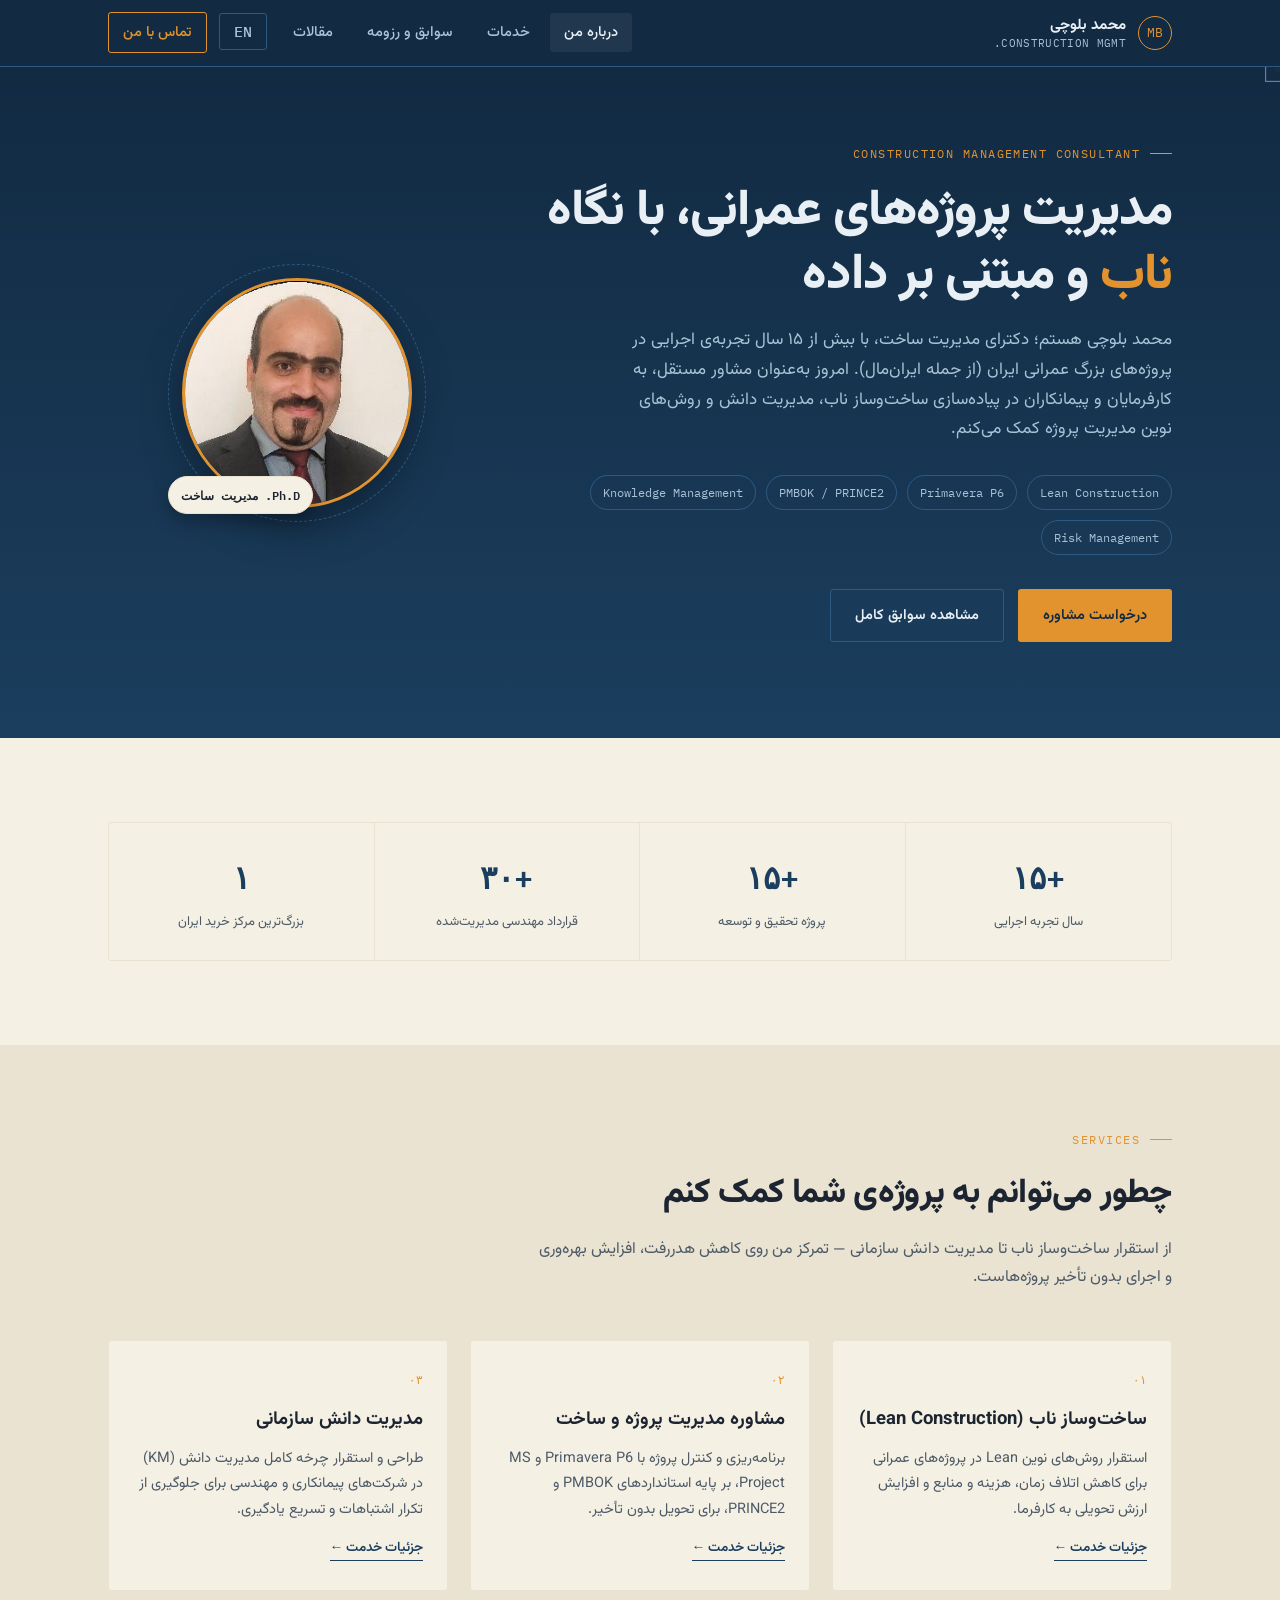
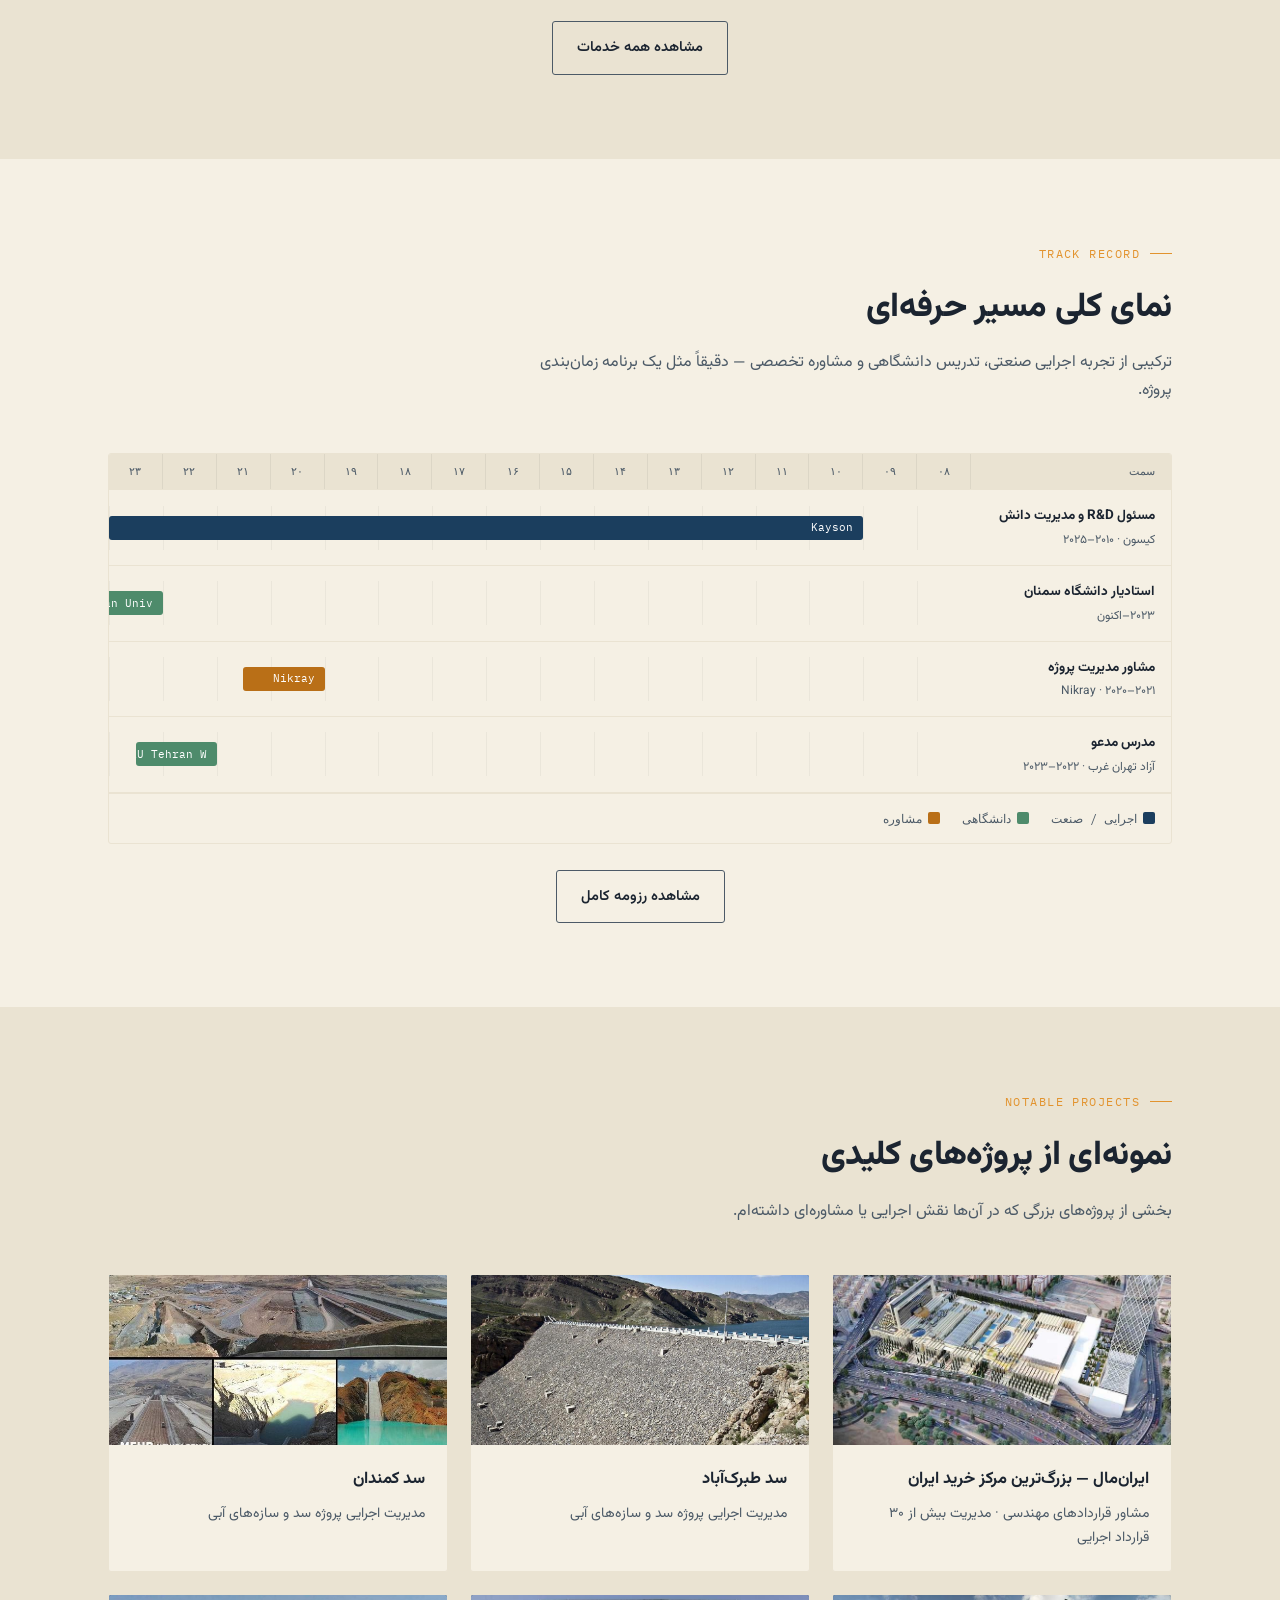
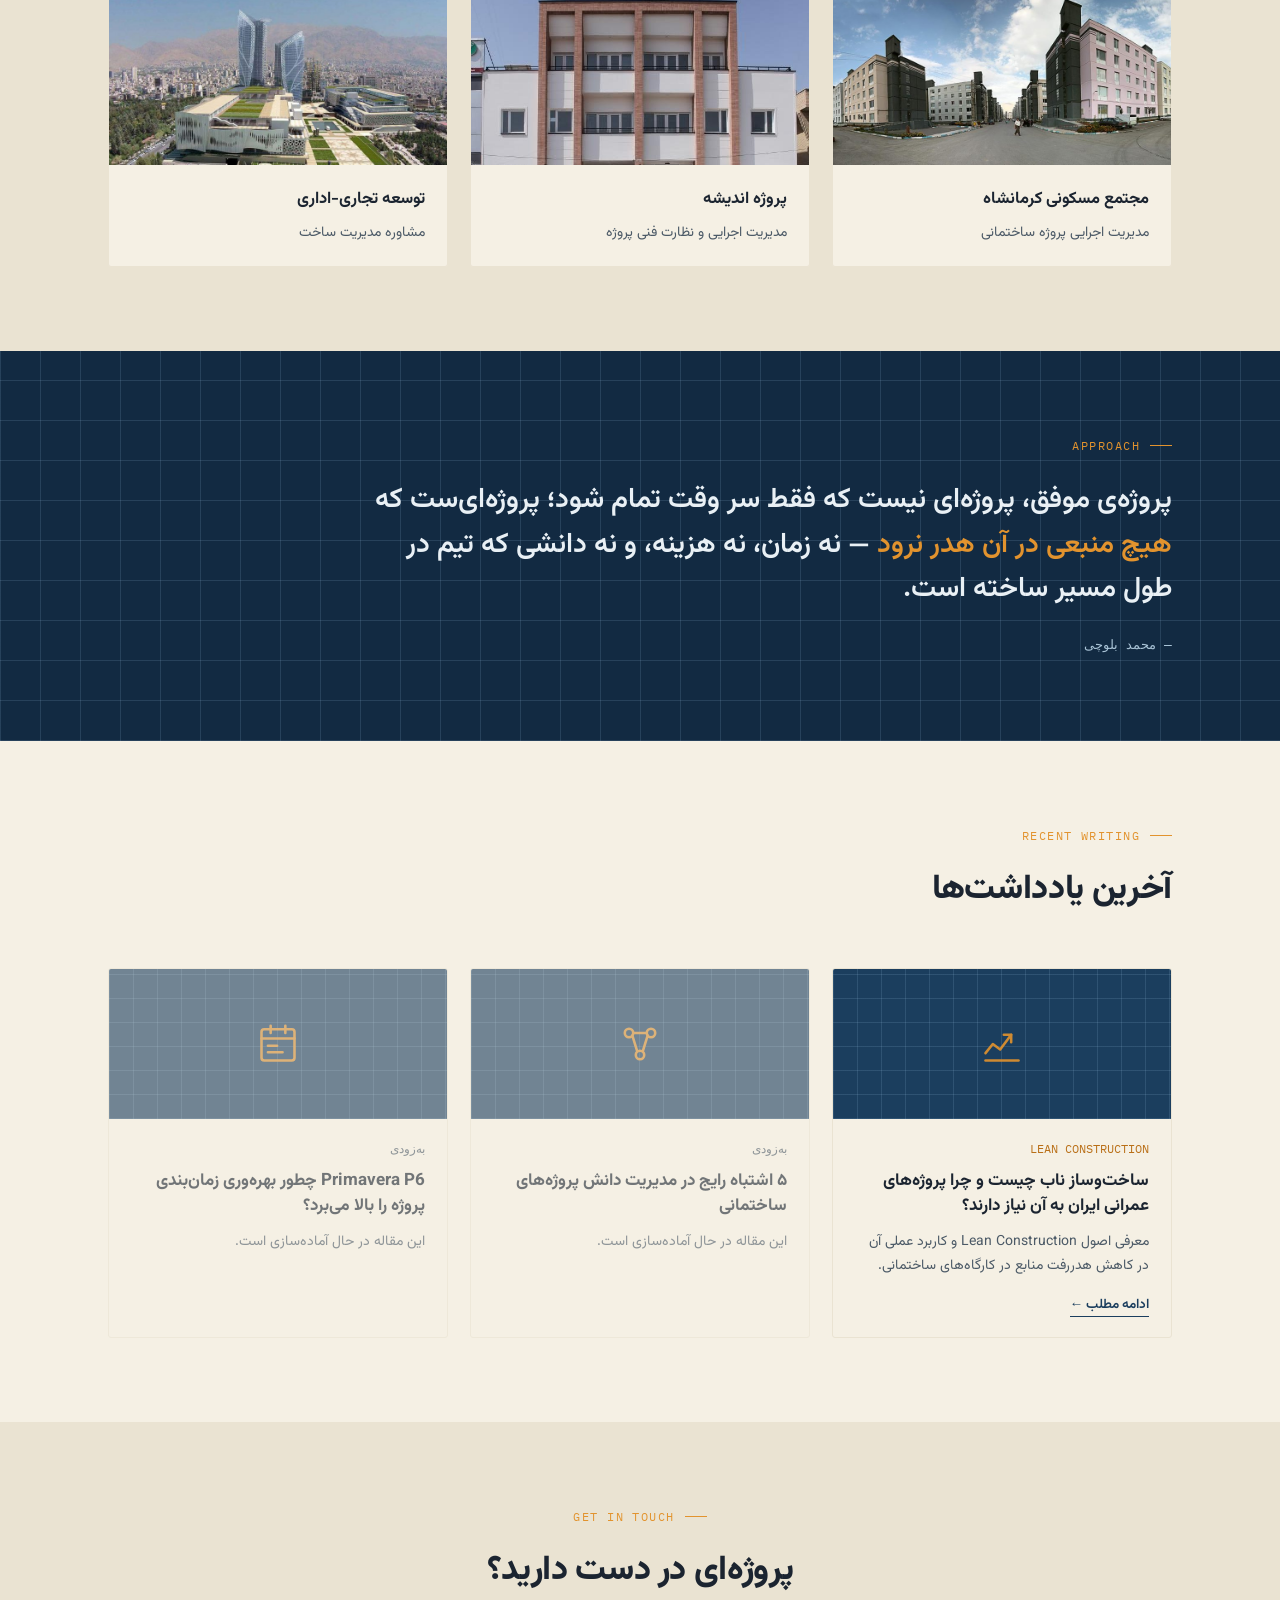
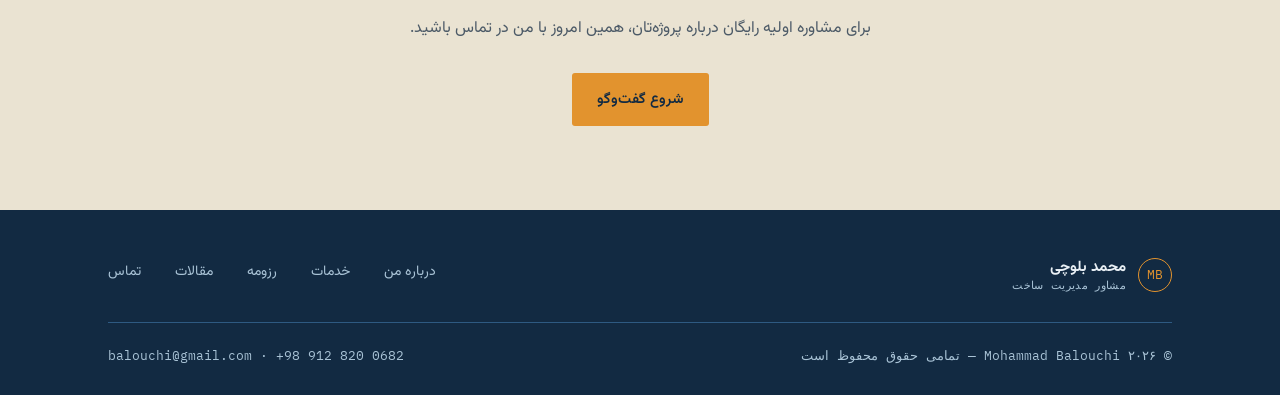
<file: index.html>
<!DOCTYPE html>
<html lang="fa" dir="rtl">
<head>
<meta charset="UTF-8">
<meta name="viewport" content="width=device-width, initial-scale=1.0">
<title>محمد بلوچی | مشاور مدیریت ساخت و ساخت‌وساز ناب (Lean Construction)</title>
<meta name="description" content="محمد بلوچی، دکترای مدیریت ساخت با بیش از ۱۵ سال تجربه اجرایی در پروژه‌های عمرانی بزرگ. مشاوره تخصصی مدیریت پروژه، ساخت‌وساز ناب (Lean Construction) و مدیریت دانش سازمانی.">
<meta name="keywords" content="ساخت وساز ناب, لین کانستراکشن, مشاور مدیریت پروژه, مدیریت ساخت, مدیریت دانش, محمد بلوچی">
<link rel="canonical" href="https://example.com/index.html">
<meta property="og:type" content="website">
<meta property="og:title" content="محمد بلوچی | مشاور مدیریت ساخت و ساخت‌وساز ناب">
<meta property="og:description" content="بیش از ۱۵ سال تجربه در مدیریت پروژه‌های عمرانی بزرگ. مشاوره تخصصی Lean Construction، مدیریت دانش و مدیریت ریسک پروژه.">
<meta property="og:image" content="images/profile.jpg">
<meta property="og:locale" content="fa_IR">
<link rel="icon" href="data:,">
<link rel="stylesheet" href="css/style.css">
</head>
<body>

<header class="site-header">
  <nav class="nav">
    <a href="index.html" class="brand">
      <span class="brand-mark">MB</span>
      <span class="brand-text"><b>محمد بلوچی</b><span>CONSTRUCTION MGMT.</span></span>
    </a>
    <button class="nav-toggle" aria-label="باز کردن منو">☰</button>
    <ul class="nav-links">
      <li><a href="index.html" class="active">درباره من</a></li>
      <li><a href="services.html">خدمات</a></li>
      <li><a href="resume.html">سوابق و رزومه</a></li>
      <li><a href="blog/index.html">مقالات</a></li>
      <li><a href="en/index.html" class="lang-switch">EN</a></li>
      <li><a href="contact.html" class="nav-cta">تماس با من</a></li>
    </ul>
  </nav>
</header>

<section class="hero crop">
  <div class="wrap hero-inner">
    <div>
      <div class="eyebrow">CONSTRUCTION MANAGEMENT CONSULTANT</div>
      <h1 class="hero-title">مدیریت پروژه‌های عمرانی، با نگاه <em>ناب</em> و مبتنی بر داده</h1>
      <p class="hero-desc">
        محمد بلوچی هستم؛ دکترای مدیریت ساخت، با بیش از ۱۵ سال تجربه‌ی اجرایی در پروژه‌های بزرگ عمرانی ایران (از جمله ایران‌مال). امروز به‌عنوان مشاور مستقل، به کارفرمایان و پیمانکاران در پیاده‌سازی ساخت‌وساز ناب، مدیریت دانش و روش‌های نوین مدیریت پروژه کمک می‌کنم.
      </p>
      <div class="hero-tags">
        <span class="tag">Lean Construction</span>
        <span class="tag">Primavera P6</span>
        <span class="tag">PMBOK / PRINCE2</span>
        <span class="tag">Knowledge Management</span>
        <span class="tag">Risk Management</span>
      </div>
      <div class="hero-cta">
        <a href="contact.html" class="btn btn-amber">درخواست مشاوره</a>
        <a href="resume.html" class="btn btn-ghost">مشاهده سوابق کامل</a>
      </div>
    </div>
    <div class="hero-figure">
      <div class="stamp-ring"></div>
      <img class="portrait" src="images/profile.jpg" alt="محمد بلوچی، مشاور مدیریت ساخت">
      <div class="badge-phd">Ph.D. مدیریت ساخت</div>
    </div>
  </div>
</section>

<section class="reveal">
  <div class="wrap">
    <div class="stats">
      <div class="stat"><b>+۱۵</b><span>سال تجربه اجرایی</span></div>
      <div class="stat"><b>+۱۵</b><span>پروژه تحقیق و توسعه</span></div>
      <div class="stat"><b>+۳۰</b><span>قرارداد مهندسی مدیریت‌شده</span></div>
      <div class="stat"><b>۱</b><span>بزرگ‌ترین مرکز خرید ایران</span></div>
    </div>
  </div>
</section>

<section class="alt reveal">
  <div class="wrap">
    <div class="section-head">
      <div class="eyebrow">SERVICES</div>
      <h2 class="section-title">چطور می‌توانم به پروژه‌ی شما کمک کنم</h2>
      <p class="section-sub">از استقرار ساخت‌وساز ناب تا مدیریت دانش سازمانی — تمرکز من روی کاهش هدررفت، افزایش بهره‌وری و اجرای بدون تأخیر پروژه‌هاست.</p>
    </div>
    <div class="grid-3">
      <div class="card">
        <div class="num">۰۱</div>
        <h3>ساخت‌وساز ناب (Lean Construction)</h3>
        <p>استقرار روش‌های نوین Lean در پروژه‌های عمرانی برای کاهش اتلاف زمان، هزینه و منابع و افزایش ارزش تحویلی به کارفرما.</p>
        <a class="more" href="services.html#lean">جزئیات خدمت ←</a>
      </div>
      <div class="card">
        <div class="num">۰۲</div>
        <h3>مشاوره مدیریت پروژه و ساخت</h3>
        <p>برنامه‌ریزی و کنترل پروژه با Primavera P6 و MS Project، بر پایه استانداردهای PMBOK و PRINCE2، برای تحویل بدون تأخیر.</p>
        <a class="more" href="services.html#pm">جزئیات خدمت ←</a>
      </div>
      <div class="card">
        <div class="num">۰۳</div>
        <h3>مدیریت دانش سازمانی</h3>
        <p>طراحی و استقرار چرخه کامل مدیریت دانش (KM) در شرکت‌های پیمانکاری و مهندسی برای جلوگیری از تکرار اشتباهات و تسریع یادگیری.</p>
        <a class="more" href="services.html#km">جزئیات خدمت ←</a>
      </div>
    </div>
    <div style="margin-top:30px;text-align:center;">
      <a href="services.html" class="btn btn-dark">مشاهده همه خدمات</a>
    </div>
  </div>
</section>

<section class="reveal">
  <div class="wrap">
    <div class="section-head">
      <div class="eyebrow">TRACK RECORD</div>
      <h2 class="section-title">نمای کلی مسیر حرفه‌ای</h2>
      <p class="section-sub">ترکیبی از تجربه اجرایی صنعتی، تدریس دانشگاهی و مشاوره تخصصی — دقیقاً مثل یک برنامه زمان‌بندی پروژه.</p>
    </div>
    <div class="gantt">
      <div class="gantt-scale">
        <span>سمت</span>
        <span>۰۸</span><span>۰۹</span><span>۱۰</span><span>۱۱</span><span>۱۲</span><span>۱۳</span><span>۱۴</span><span>۱۵</span><span>۱۶</span><span>۱۷</span><span>۱۸</span><span>۱۹</span><span>۲۰</span><span>۲۱</span><span>۲۲</span><span>۲۳</span>
      </div>
      <div class="gantt-row">
        <div class="gantt-label"><b>مسئول R&D و مدیریت دانش</b><span>کیسون · ۲۰۱۰–۲۰۲۵</span></div>
        <div class="gantt-track"><div class="gantt-bar bar-industry" style="right:12.5%;width:87.5%;">Kayson</div></div>
      </div>
      <div class="gantt-row">
        <div class="gantt-label"><b>استادیار دانشگاه سمنان</b><span>۲۰۲۳–اکنون</span></div>
        <div class="gantt-track"><div class="gantt-bar bar-academic" style="right:93.75%;width:12.5%;">Semnan Univ.</div></div>
      </div>
      <div class="gantt-row">
        <div class="gantt-label"><b>مشاور مدیریت پروژه</b><span>Nikray · ۲۰۲۰–۲۰۲۱</span></div>
        <div class="gantt-track"><div class="gantt-bar bar-consult" style="right:75%;width:9.4%;">Nikray</div></div>
      </div>
      <div class="gantt-row">
        <div class="gantt-label"><b>مدرس مدعو</b><span>آزاد تهران غرب · ۲۰۲۲–۲۰۲۳</span></div>
        <div class="gantt-track"><div class="gantt-bar bar-academic" style="right:87.5%;width:9.4%;">IAU Tehran W.</div></div>
      </div>
      <div class="gantt-legend">
        <span><i style="background:var(--navy-mid)"></i>اجرایی / صنعت</span>
        <span><i style="background:var(--ok-green)"></i>دانشگاهی</span>
        <span><i style="background:var(--amber-deep)"></i>مشاوره</span>
      </div>
    </div>
    <div style="margin-top:26px;text-align:center;">
      <a href="resume.html" class="btn btn-dark">مشاهده رزومه کامل</a>
    </div>
  </div>
</section>

<section class="alt reveal">
  <div class="wrap">
    <div class="section-head">
      <div class="eyebrow">NOTABLE PROJECTS</div>
      <h2 class="section-title">نمونه‌ای از پروژه‌های کلیدی</h2>
      <p class="section-sub">بخشی از پروژه‌های بزرگی که در آن‌ها نقش اجرایی یا مشاوره‌ای داشته‌ام.</p>
    </div>
    <div class="grid-3" id="projects-grid">
      <!-- Content generated dynamically from data/projects.json by js/main.js -->
    </div>
  </div>
</section>

<section class="philosophy">
  <div class="wrap">
    <div class="eyebrow" style="margin-bottom:22px;">APPROACH</div>
    <blockquote>
      پروژه‌ی موفق، پروژه‌ای نیست که فقط سر وقت تمام شود؛ پروژه‌ای‌ست که <span>هیچ منبعی در آن هدر نرود</span> — نه زمان، نه هزینه، و نه دانشی که تیم در طول مسیر ساخته است.
    </blockquote>
    <cite>— محمد بلوچی</cite>
  </div>
</section>

<section class="reveal">
  <div class="wrap">
    <div class="section-head">
      <div class="eyebrow">RECENT WRITING</div>
      <h2 class="section-title">آخرین یادداشت‌ها</h2>
    </div>
    <div class="grid-3" id="posts-grid" data-limit="3">
      <!-- Content generated dynamically from data/posts.json by js/main.js -->
    </div>
  </div>
</section>

<section class="alt reveal">
  <div class="wrap" style="text-align:center;">
    <div class="eyebrow" style="justify-content:center;">GET IN TOUCH</div>
    <h2 class="section-title" style="margin-top:14px;">پروژه‌ای در دست دارید؟</h2>
    <p class="section-sub" style="margin:14px auto 30px;">برای مشاوره اولیه رایگان درباره پروژه‌تان، همین امروز با من در تماس باشید.</p>
    <a href="contact.html" class="btn btn-amber">شروع گفت‌وگو</a>
  </div>
</section>

<footer class="site-footer">
  <div class="wrap">
    <div class="footer-top">
      <div class="brand" style="color:var(--ink-on-navy);">
        <span class="brand-mark">MB</span>
        <span class="brand-text"><b>محمد بلوچی</b><span>مشاور مدیریت ساخت</span></span>
      </div>
      <ul class="footer-links">
        <li><a href="index.html">درباره من</a></li>
        <li><a href="services.html">خدمات</a></li>
        <li><a href="resume.html">رزومه</a></li>
        <li><a href="blog/index.html">مقالات</a></li>
        <li><a href="contact.html">تماس</a></li>
      </ul>
    </div>
    <div class="footer-bottom">
      <span>© ۲۰۲۶ Mohammad Balouchi — تمامی حقوق محفوظ است</span>
      <span>balouchi@gmail.com · +98 912 820 0682</span>
    </div>
  </div>
</footer>

<script>window.SITE_ROOT = ""; window.SITE_LANG = "fa";</script>
<script src="js/main.js"></script>
</body>
</html>
</file>
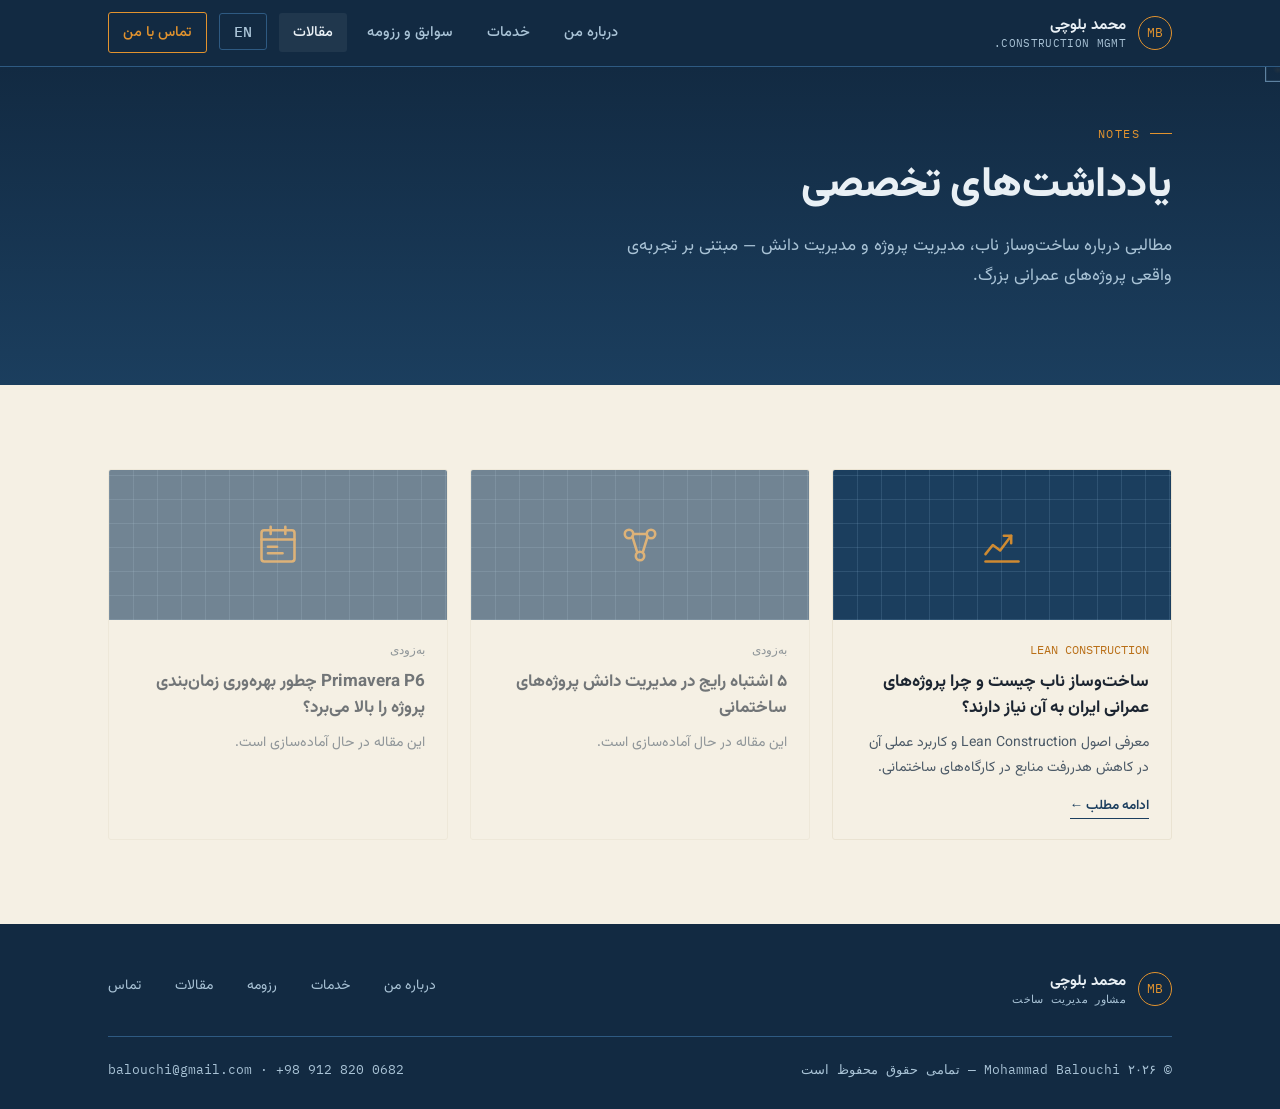
<file: blog/index.html>
<!DOCTYPE html>
<html lang="fa" dir="rtl">
<head>
<meta charset="UTF-8">
<meta name="viewport" content="width=device-width, initial-scale=1.0">
<title>مقالات | محمد بلوچی — یادداشت‌های تخصصی مدیریت ساخت</title>
<meta name="description" content="یادداشت‌های تخصصی درباره ساخت‌وساز ناب، مدیریت پروژه و مدیریت دانش در صنعت ساخت، نوشته دکتر محمد بلوچی.">
<link rel="icon" href="data:,">
<link rel="stylesheet" href="../css/style.css">
</head>
<body>

<header class="site-header">
  <nav class="nav">
    <a href="../index.html" class="brand">
      <span class="brand-mark">MB</span>
      <span class="brand-text"><b>محمد بلوچی</b><span>CONSTRUCTION MGMT.</span></span>
    </a>
    <button class="nav-toggle" aria-label="باز کردن منو">☰</button>
    <ul class="nav-links">
      <li><a href="../index.html">درباره من</a></li>
      <li><a href="../services.html">خدمات</a></li>
      <li><a href="../resume.html">سوابق و رزومه</a></li>
      <li><a href="index.html" class="active">مقالات</a></li>
      <li><a href="../en/blog/index.html" class="lang-switch">EN</a></li>
      <li><a href="../contact.html" class="nav-cta">تماس با من</a></li>
    </ul>
  </nav>
</header>

<section class="hero crop" style="padding:56px 0 64px;">
  <div class="wrap">
    <div class="eyebrow">NOTES</div>
    <h1 class="hero-title" style="font-size:clamp(28px,4vw,42px);">یادداشت‌های تخصصی</h1>
    <p class="hero-desc">مطالبی درباره ساخت‌وساز ناب، مدیریت پروژه و مدیریت دانش — مبتنی بر تجربه‌ی واقعی پروژه‌های عمرانی بزرگ.</p>
  </div>
</section>

<section class="reveal">
  <div class="wrap">
    <div class="grid-3" id="posts-grid">
      <!-- Content generated dynamically from ../data/posts.json by js/main.js -->
    </div>
  </div>
</section>

<footer class="site-footer">
  <div class="wrap">
    <div class="footer-top">
      <div class="brand" style="color:var(--ink-on-navy);">
        <span class="brand-mark">MB</span>
        <span class="brand-text"><b>محمد بلوچی</b><span>مشاور مدیریت ساخت</span></span>
      </div>
      <ul class="footer-links">
        <li><a href="../index.html">درباره من</a></li>
        <li><a href="../services.html">خدمات</a></li>
        <li><a href="../resume.html">رزومه</a></li>
        <li><a href="index.html">مقالات</a></li>
        <li><a href="../contact.html">تماس</a></li>
      </ul>
    </div>
    <div class="footer-bottom">
      <span>© ۲۰۲۶ Mohammad Balouchi — تمامی حقوق محفوظ است</span>
      <span>balouchi@gmail.com · +98 912 820 0682</span>
    </div>
  </div>
</footer>

<script>window.SITE_ROOT = "../"; window.SITE_LANG = "fa";</script>
<script src="../js/main.js"></script>
</body>
</html>
</file>
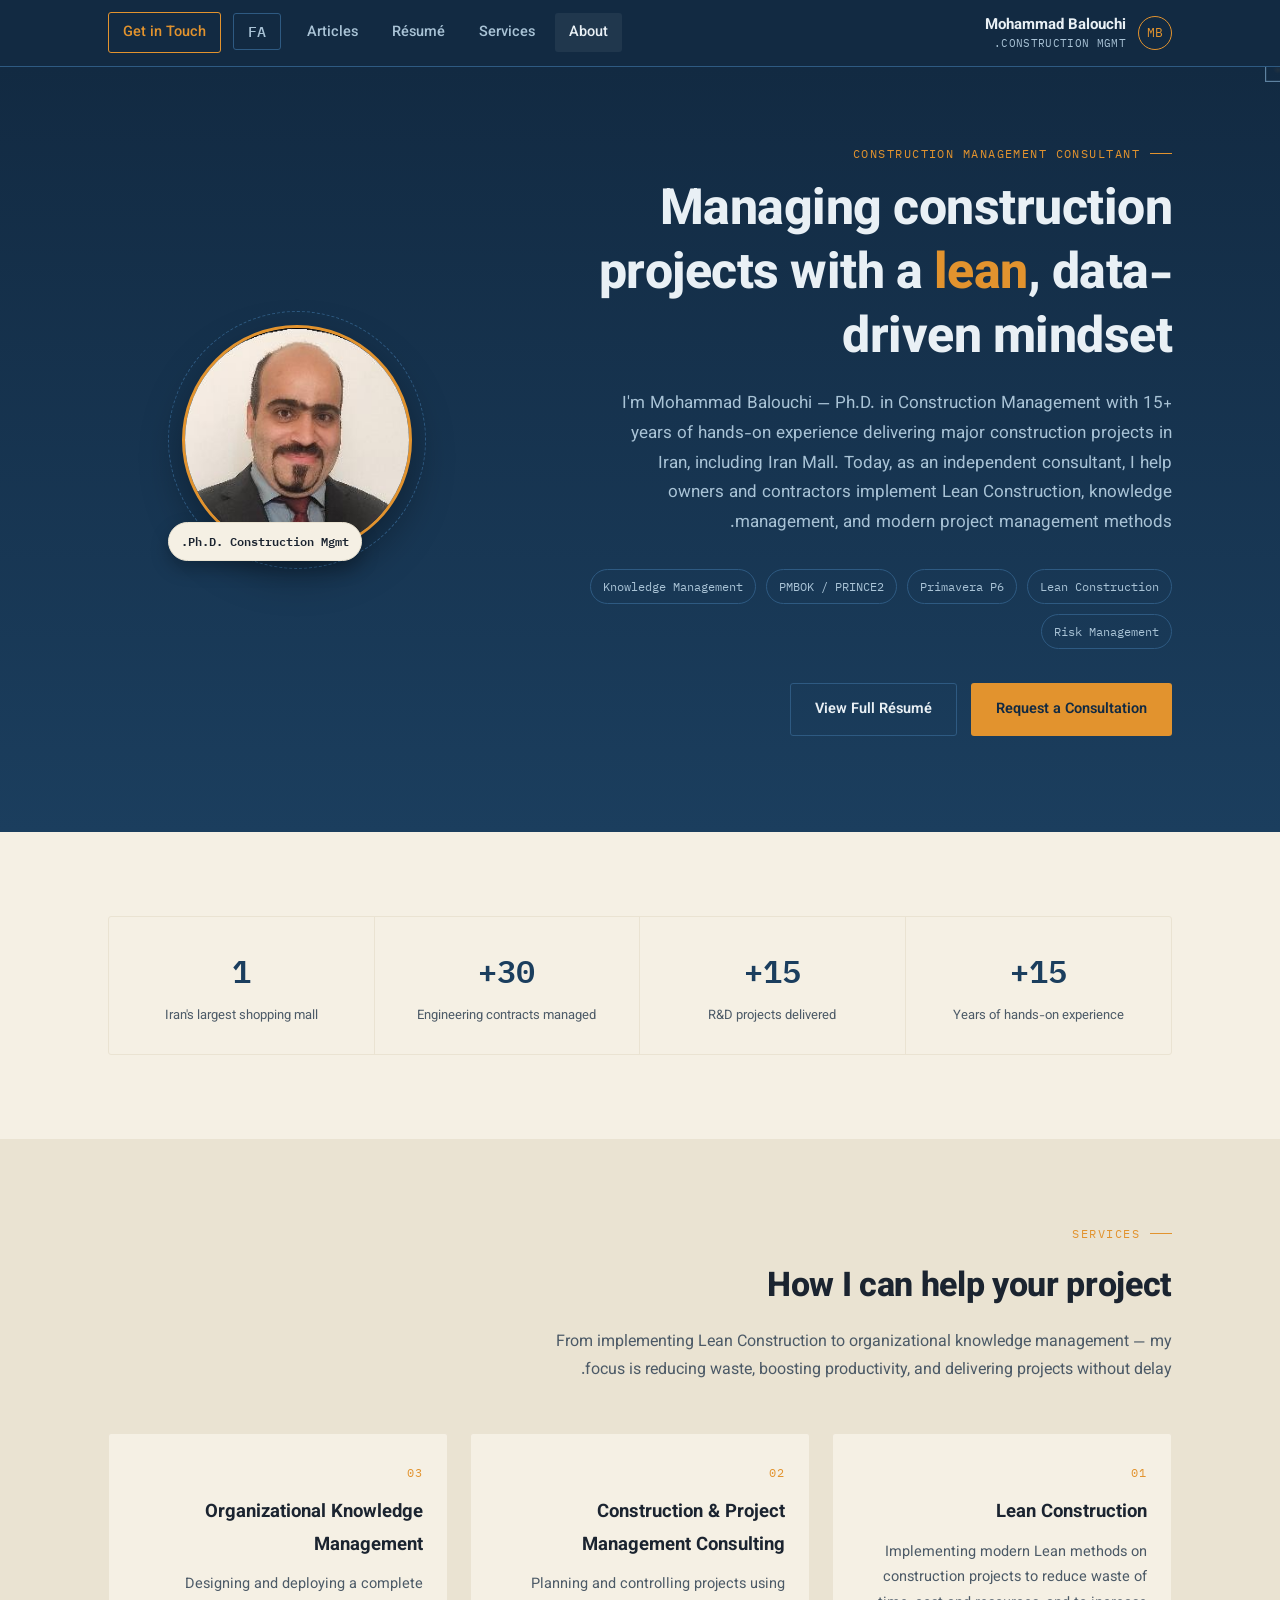
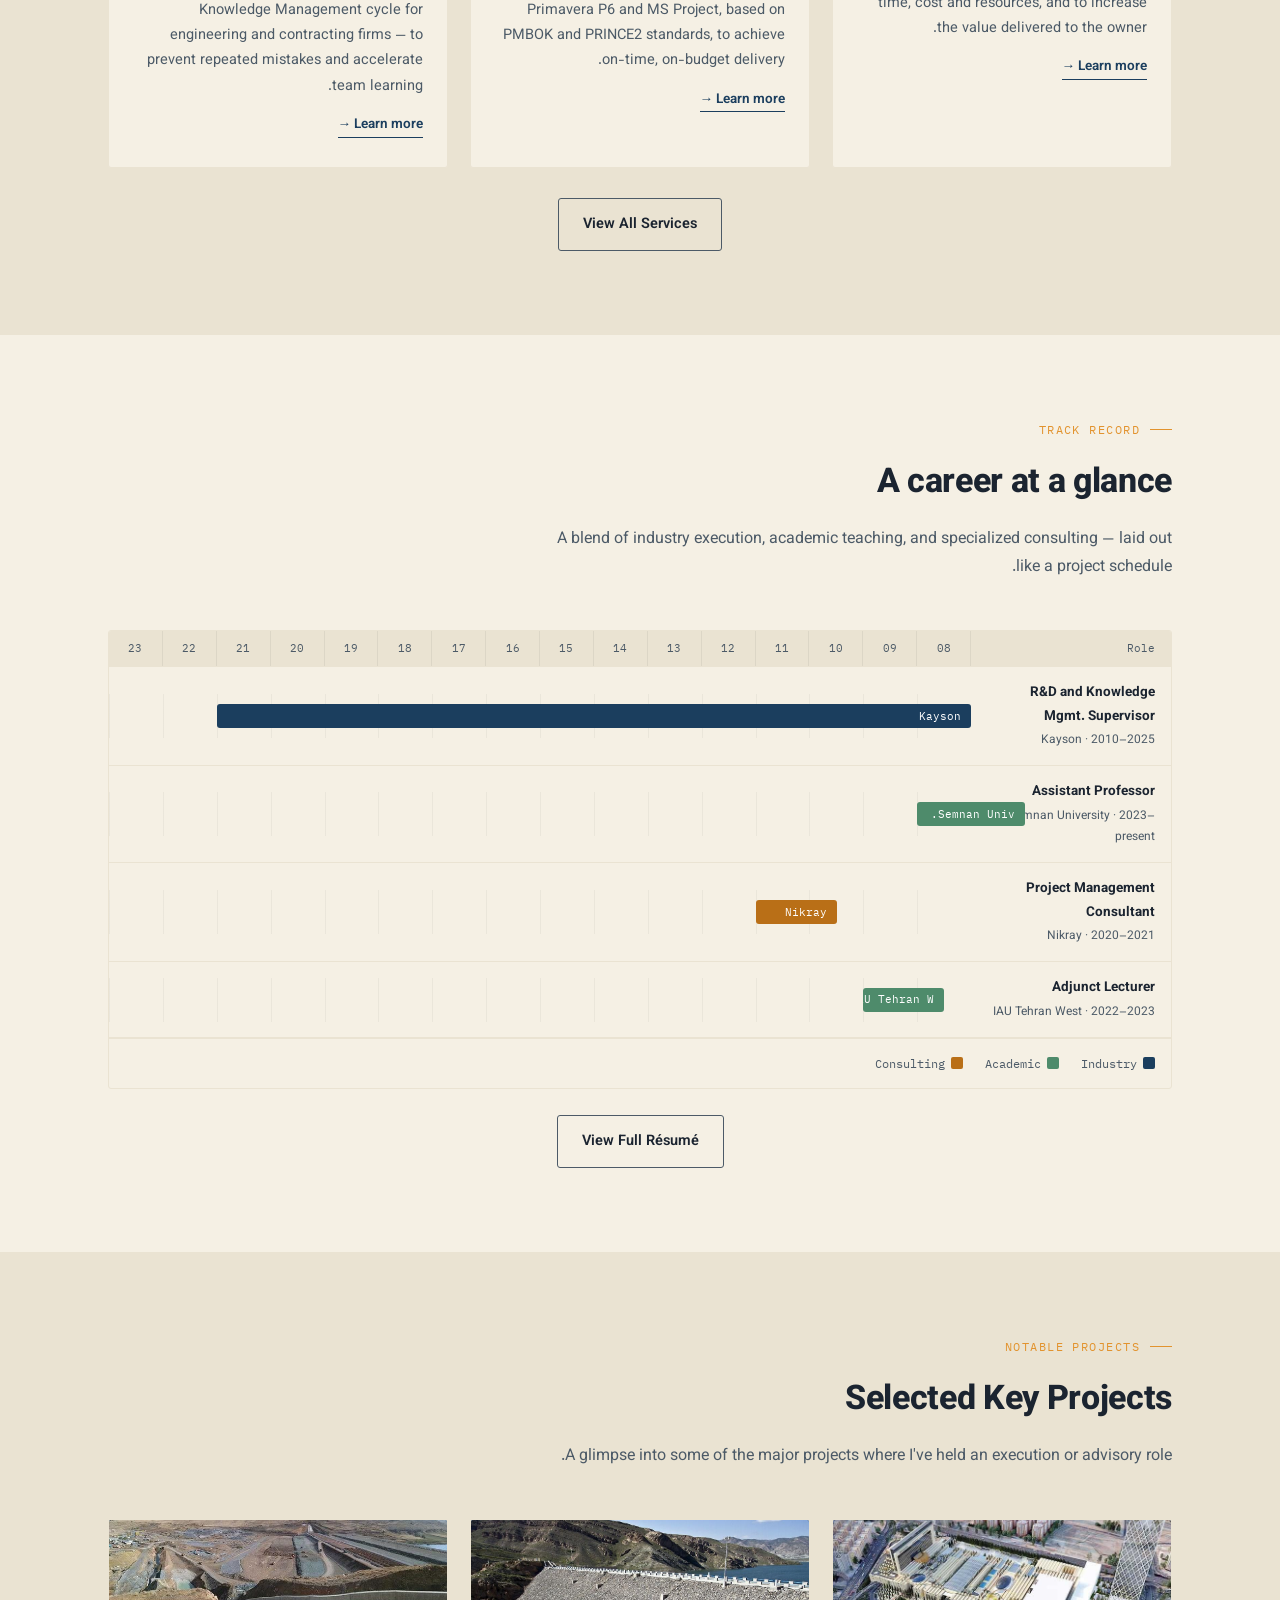
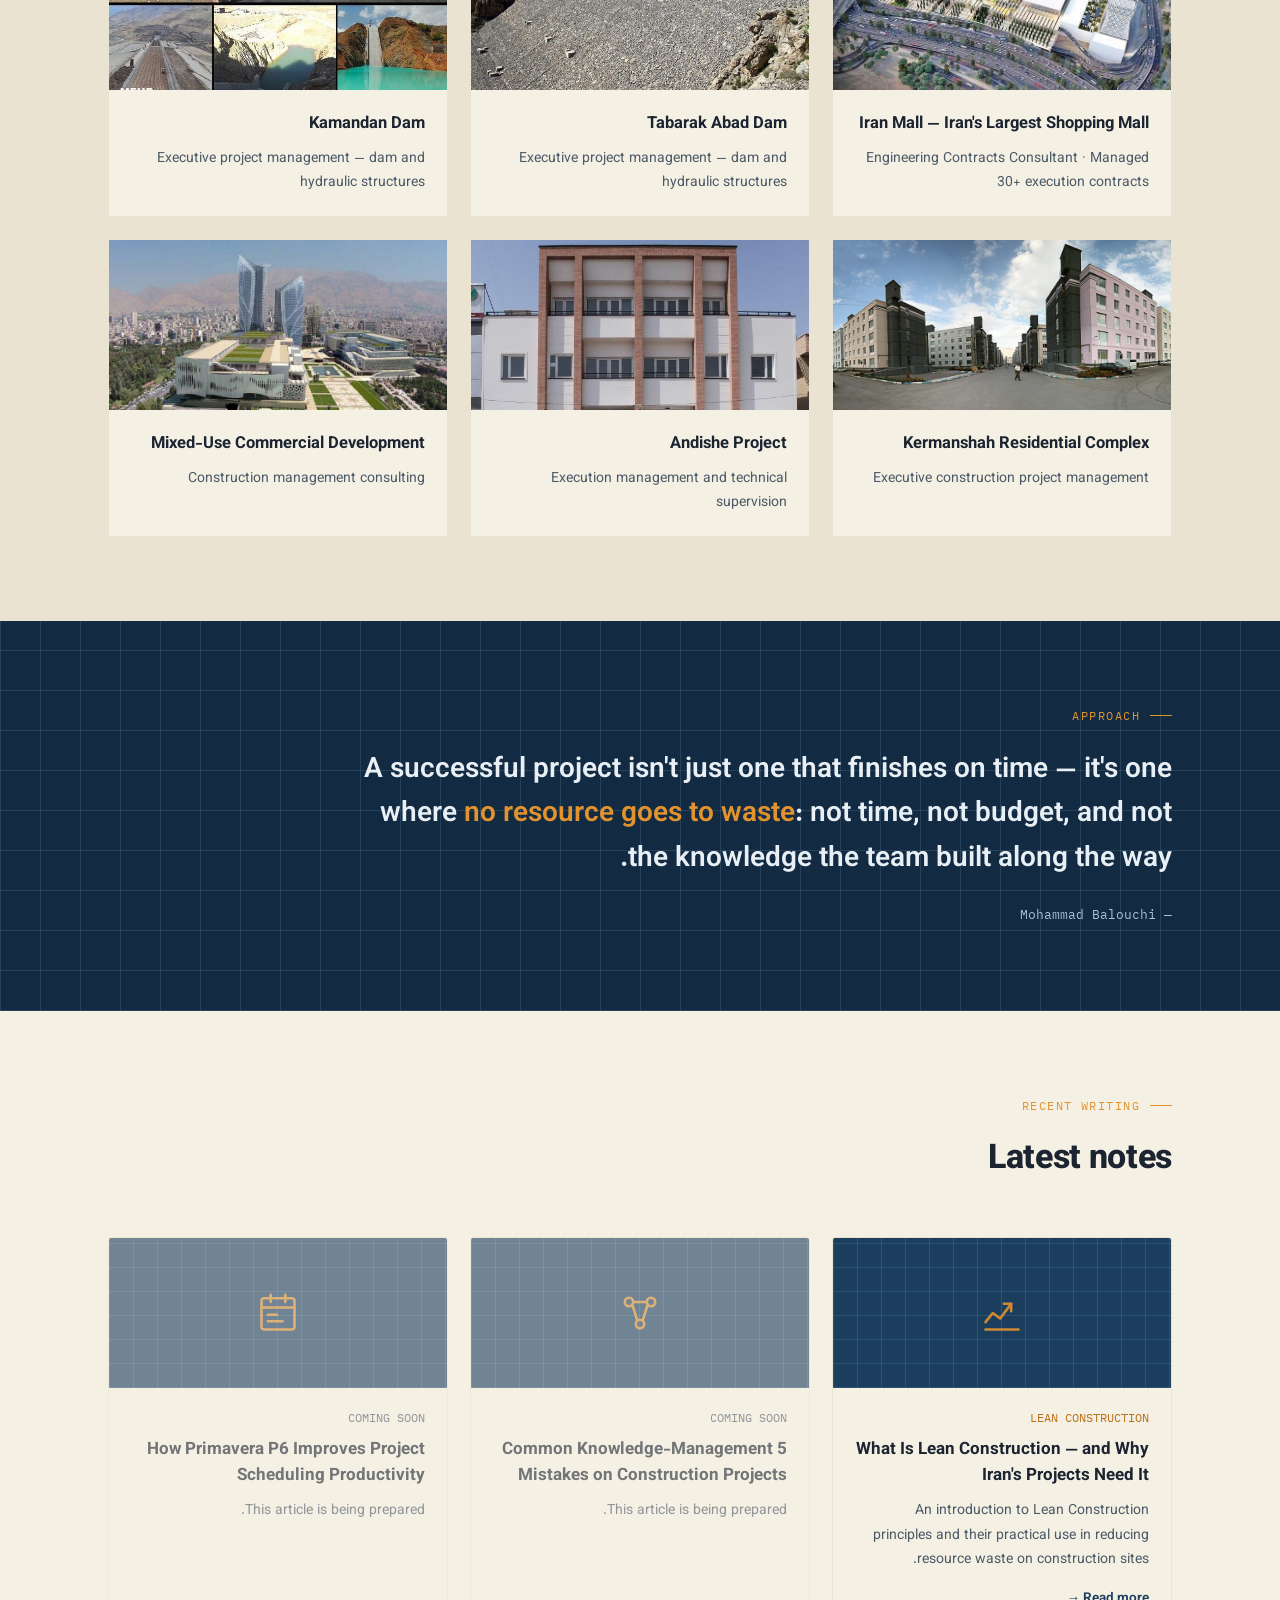
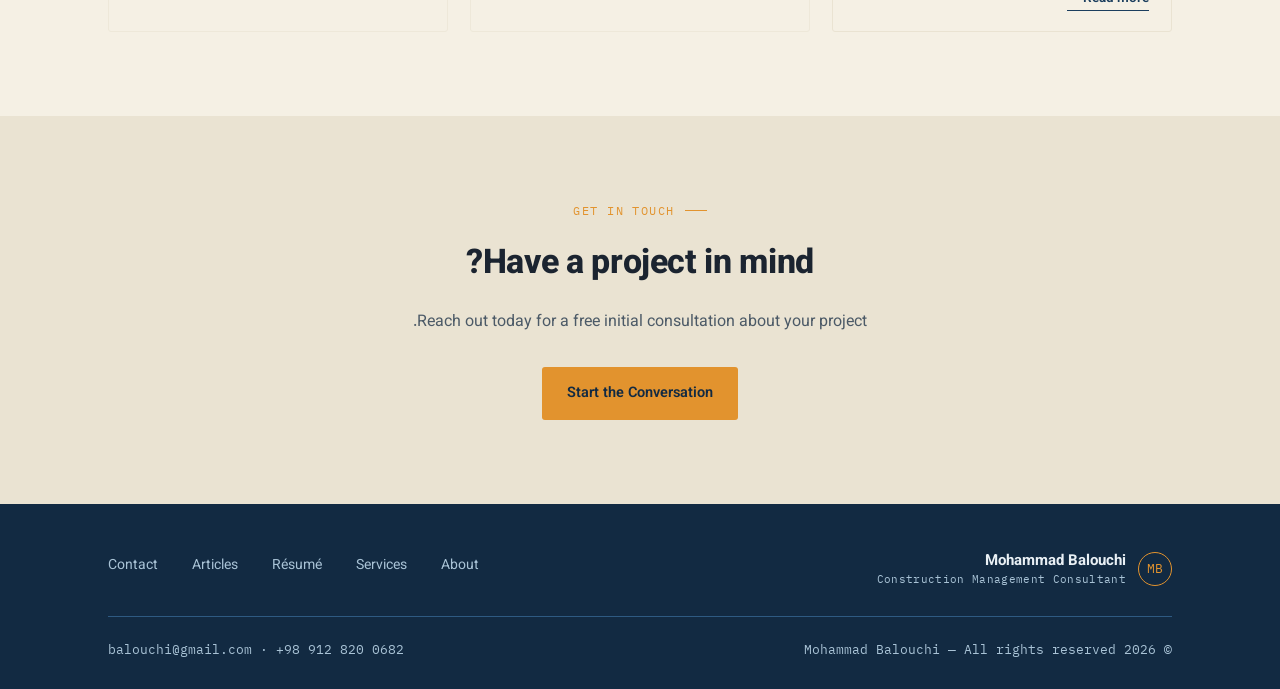
<file: en/index.html>
<!DOCTYPE html>
<html lang="en" dir="ltr">
<head>
<meta charset="UTF-8">
<meta name="viewport" content="width=device-width, initial-scale=1.0">
<title>Mohammad Balouchi | Construction Management & Lean Construction Consultant</title>
<meta name="description" content="Mohammad Balouchi, Ph.D. in Construction Management with 15+ years of hands-on experience in large-scale construction projects. Specialized consulting in Lean Construction, project management and knowledge management.">
<meta name="keywords" content="lean construction, construction management consultant, project management, knowledge management, Mohammad Balouchi">
<link rel="canonical" href="https://example.com/en/index.html">
<meta property="og:type" content="website">
<meta property="og:title" content="Mohammad Balouchi | Construction Management & Lean Construction Consultant">
<meta property="og:description" content="15+ years managing large-scale construction projects. Specialized consulting in Lean Construction, knowledge management and risk management.">
<meta property="og:image" content="../images/profile.jpg">
<meta property="og:locale" content="en_US">
<link rel="icon" href="data:,">
<link rel="stylesheet" href="../css/style.css">
</head>
<body>

<header class="site-header">
  <nav class="nav">
    <a href="index.html" class="brand">
      <span class="brand-mark">MB</span>
      <span class="brand-text"><b>Mohammad Balouchi</b><span>CONSTRUCTION MGMT.</span></span>
    </a>
    <button class="nav-toggle" aria-label="Open menu">☰</button>
    <ul class="nav-links">
      <li><a href="index.html" class="active">About</a></li>
      <li><a href="services.html">Services</a></li>
      <li><a href="resume.html">Résumé</a></li>
      <li><a href="blog/index.html">Articles</a></li>
      <li><a href="../index.html" class="lang-switch">FA</a></li>
      <li><a href="contact.html" class="nav-cta">Get in Touch</a></li>
    </ul>
  </nav>
</header>

<section class="hero crop">
  <div class="wrap hero-inner">
    <div>
      <div class="eyebrow">CONSTRUCTION MANAGEMENT CONSULTANT</div>
      <h1 class="hero-title">Managing construction projects with a <em>lean</em>, data-driven mindset</h1>
      <p class="hero-desc">
        I'm Mohammad Balouchi — Ph.D. in Construction Management with 15+ years of hands-on experience delivering major construction projects in Iran, including Iran Mall. Today, as an independent consultant, I help owners and contractors implement Lean Construction, knowledge management, and modern project management methods.
      </p>
      <div class="hero-tags">
        <span class="tag">Lean Construction</span>
        <span class="tag">Primavera P6</span>
        <span class="tag">PMBOK / PRINCE2</span>
        <span class="tag">Knowledge Management</span>
        <span class="tag">Risk Management</span>
      </div>
      <div class="hero-cta">
        <a href="contact.html" class="btn btn-amber">Request a Consultation</a>
        <a href="resume.html" class="btn btn-ghost">View Full Résumé</a>
      </div>
    </div>
    <div class="hero-figure">
      <div class="stamp-ring"></div>
      <img class="portrait" src="../images/profile.jpg" alt="Mohammad Balouchi, Construction Management Consultant">
      <div class="badge-phd">Ph.D. Construction Mgmt.</div>
    </div>
  </div>
</section>

<section class="reveal">
  <div class="wrap">
    <div class="stats">
      <div class="stat"><b>15+</b><span>Years of hands-on experience</span></div>
      <div class="stat"><b>15+</b><span>R&D projects delivered</span></div>
      <div class="stat"><b>30+</b><span>Engineering contracts managed</span></div>
      <div class="stat"><b>1</b><span>Iran's largest shopping mall</span></div>
    </div>
  </div>
</section>

<section class="alt reveal">
  <div class="wrap">
    <div class="section-head">
      <div class="eyebrow">SERVICES</div>
      <h2 class="section-title">How I can help your project</h2>
      <p class="section-sub">From implementing Lean Construction to organizational knowledge management — my focus is reducing waste, boosting productivity, and delivering projects without delay.</p>
    </div>
    <div class="grid-3">
      <div class="card">
        <div class="num">01</div>
        <h3>Lean Construction</h3>
        <p>Implementing modern Lean methods on construction projects to reduce waste of time, cost and resources, and to increase the value delivered to the owner.</p>
        <a class="more" href="services.html#lean">Learn more →</a>
      </div>
      <div class="card">
        <div class="num">02</div>
        <h3>Construction & Project Management Consulting</h3>
        <p>Planning and controlling projects using Primavera P6 and MS Project, based on PMBOK and PRINCE2 standards, to achieve on-time, on-budget delivery.</p>
        <a class="more" href="services.html#pm">Learn more →</a>
      </div>
      <div class="card">
        <div class="num">03</div>
        <h3>Organizational Knowledge Management</h3>
        <p>Designing and deploying a complete Knowledge Management cycle for engineering and contracting firms — to prevent repeated mistakes and accelerate team learning.</p>
        <a class="more" href="services.html#km">Learn more →</a>
      </div>
    </div>
    <div style="margin-top:30px;text-align:center;">
      <a href="services.html" class="btn btn-dark">View All Services</a>
    </div>
  </div>
</section>

<section class="reveal">
  <div class="wrap">
    <div class="section-head">
      <div class="eyebrow">TRACK RECORD</div>
      <h2 class="section-title">A career at a glance</h2>
      <p class="section-sub">A blend of industry execution, academic teaching, and specialized consulting — laid out like a project schedule.</p>
    </div>
    <div class="gantt">
      <div class="gantt-scale">
        <span>Role</span>
        <span>08</span><span>09</span><span>10</span><span>11</span><span>12</span><span>13</span><span>14</span><span>15</span><span>16</span><span>17</span><span>18</span><span>19</span><span>20</span><span>21</span><span>22</span><span>23</span>
      </div>
      <div class="gantt-row">
        <div class="gantt-label"><b>R&D and Knowledge Mgmt. Supervisor</b><span>Kayson · 2010–2025</span></div>
        <div class="gantt-track"><div class="gantt-bar bar-industry" style="left:12.5%;width:87.5%;">Kayson</div></div>
      </div>
      <div class="gantt-row">
        <div class="gantt-label"><b>Assistant Professor</b><span>Semnan University · 2023–present</span></div>
        <div class="gantt-track"><div class="gantt-bar bar-academic" style="left:93.75%;width:12.5%;">Semnan Univ.</div></div>
      </div>
      <div class="gantt-row">
        <div class="gantt-label"><b>Project Management Consultant</b><span>Nikray · 2020–2021</span></div>
        <div class="gantt-track"><div class="gantt-bar bar-consult" style="left:75%;width:9.4%;">Nikray</div></div>
      </div>
      <div class="gantt-row">
        <div class="gantt-label"><b>Adjunct Lecturer</b><span>IAU Tehran West · 2022–2023</span></div>
        <div class="gantt-track"><div class="gantt-bar bar-academic" style="left:87.5%;width:9.4%;">IAU Tehran W.</div></div>
      </div>
      <div class="gantt-legend">
        <span><i style="background:var(--navy-mid)"></i>Industry</span>
        <span><i style="background:var(--ok-green)"></i>Academic</span>
        <span><i style="background:var(--amber-deep)"></i>Consulting</span>
      </div>
    </div>
    <div style="margin-top:26px;text-align:center;">
      <a href="resume.html" class="btn btn-dark">View Full Résumé</a>
    </div>
  </div>
</section>

<section class="alt reveal">
  <div class="wrap">
    <div class="section-head">
      <div class="eyebrow">NOTABLE PROJECTS</div>
      <h2 class="section-title">Selected Key Projects</h2>
      <p class="section-sub">A glimpse into some of the major projects where I've held an execution or advisory role.</p>
    </div>
    <div class="grid-3" id="projects-grid">
      <!-- Content generated dynamically from ../data/projects.json by js/main.js -->
    </div>
  </div>
</section>

<section class="philosophy">
  <div class="wrap">
    <div class="eyebrow" style="margin-bottom:22px;">APPROACH</div>
    <blockquote>
      A successful project isn't just one that finishes on time — it's one where <span>no resource goes to waste</span>: not time, not budget, and not the knowledge the team built along the way.
    </blockquote>
    <cite>— Mohammad Balouchi</cite>
  </div>
</section>

<section class="reveal">
  <div class="wrap">
    <div class="section-head">
      <div class="eyebrow">RECENT WRITING</div>
      <h2 class="section-title">Latest notes</h2>
    </div>
    <div class="grid-3" id="posts-grid" data-limit="3">
      <!-- Content generated dynamically from ../data/posts.json by js/main.js -->
    </div>
  </div>
</section>

<section class="alt reveal">
  <div class="wrap" style="text-align:center;">
    <div class="eyebrow" style="justify-content:center;">GET IN TOUCH</div>
    <h2 class="section-title" style="margin-top:14px;">Have a project in mind?</h2>
    <p class="section-sub" style="margin:14px auto 30px;">Reach out today for a free initial consultation about your project.</p>
    <a href="contact.html" class="btn btn-amber">Start the Conversation</a>
  </div>
</section>

<footer class="site-footer">
  <div class="wrap">
    <div class="footer-top">
      <div class="brand" style="color:var(--ink-on-navy);">
        <span class="brand-mark">MB</span>
        <span class="brand-text"><b>Mohammad Balouchi</b><span>Construction Management Consultant</span></span>
      </div>
      <ul class="footer-links">
        <li><a href="index.html">About</a></li>
        <li><a href="services.html">Services</a></li>
        <li><a href="resume.html">Résumé</a></li>
        <li><a href="blog/index.html">Articles</a></li>
        <li><a href="contact.html">Contact</a></li>
      </ul>
    </div>
    <div class="footer-bottom">
      <span>© 2026 Mohammad Balouchi — All rights reserved</span>
      <span>balouchi@gmail.com · +98 912 820 0682</span>
    </div>
  </div>
</footer>

<script>window.SITE_ROOT = "../"; window.SITE_LANG = "en";</script>
<script src="../js/main.js"></script>
</body>
</html>
</file>
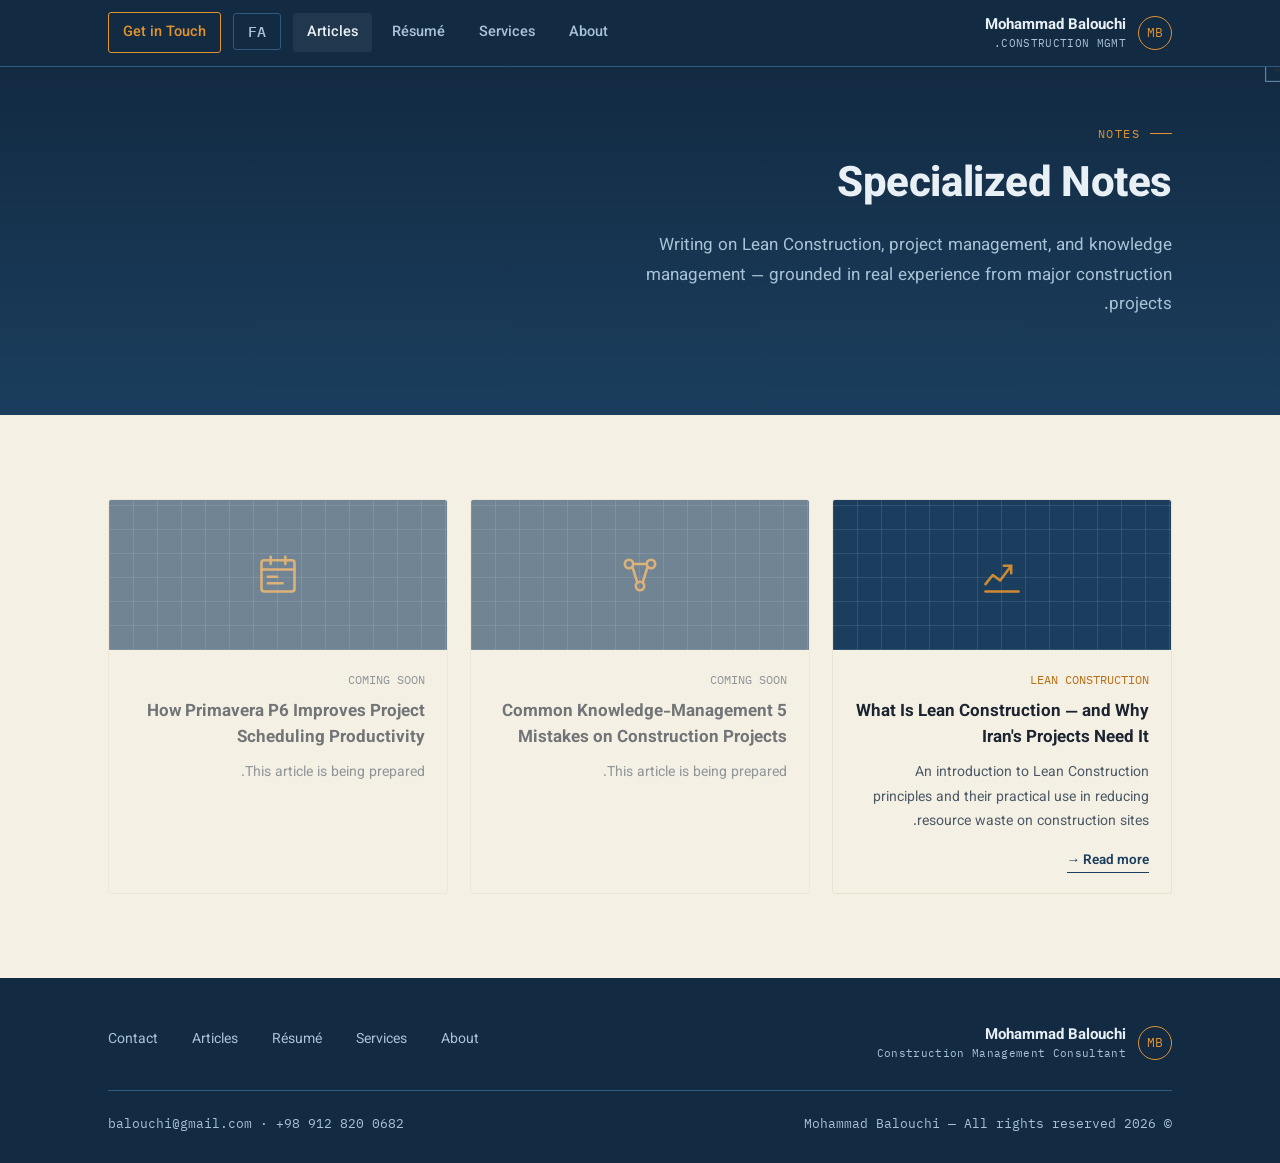
<file: en/blog/index.html>
<!DOCTYPE html>
<html lang="en" dir="ltr">
<head>
<meta charset="UTF-8">
<meta name="viewport" content="width=device-width, initial-scale=1.0">
<title>Articles | Mohammad Balouchi — Notes on Construction Management</title>
<meta name="description" content="Specialized notes on Lean Construction, project management, and knowledge management in the construction industry, by Dr. Mohammad Balouchi.">
<link rel="icon" href="data:,">
<link rel="stylesheet" href="../../css/style.css">
</head>
<body>

<header class="site-header">
  <nav class="nav">
    <a href="../index.html" class="brand">
      <span class="brand-mark">MB</span>
      <span class="brand-text"><b>Mohammad Balouchi</b><span>CONSTRUCTION MGMT.</span></span>
    </a>
    <button class="nav-toggle" aria-label="Open menu">☰</button>
    <ul class="nav-links">
      <li><a href="../index.html">About</a></li>
      <li><a href="../services.html">Services</a></li>
      <li><a href="../resume.html">Résumé</a></li>
      <li><a href="index.html" class="active">Articles</a></li>
      <li><a href="../../blog/index.html" class="lang-switch">FA</a></li>
      <li><a href="../contact.html" class="nav-cta">Get in Touch</a></li>
    </ul>
  </nav>
</header>

<section class="hero crop" style="padding:56px 0 64px;">
  <div class="wrap">
    <div class="eyebrow">NOTES</div>
    <h1 class="hero-title" style="font-size:clamp(28px,4vw,42px);">Specialized Notes</h1>
    <p class="hero-desc">Writing on Lean Construction, project management, and knowledge management — grounded in real experience from major construction projects.</p>
  </div>
</section>

<section class="reveal">
  <div class="wrap">
    <div class="grid-3" id="posts-grid">
      <!-- Content generated dynamically from ../../data/posts.json by js/main.js -->
    </div>
  </div>
</section>

<footer class="site-footer">
  <div class="wrap">
    <div class="footer-top">
      <div class="brand" style="color:var(--ink-on-navy);">
        <span class="brand-mark">MB</span>
        <span class="brand-text"><b>Mohammad Balouchi</b><span>Construction Management Consultant</span></span>
      </div>
      <ul class="footer-links">
        <li><a href="../index.html">About</a></li>
        <li><a href="../services.html">Services</a></li>
        <li><a href="../resume.html">Résumé</a></li>
        <li><a href="index.html">Articles</a></li>
        <li><a href="../contact.html">Contact</a></li>
      </ul>
    </div>
    <div class="footer-bottom">
      <span>© 2026 Mohammad Balouchi — All rights reserved</span>
      <span>balouchi@gmail.com · +98 912 820 0682</span>
    </div>
  </div>
</footer>

<script>window.SITE_ROOT = "../../"; window.SITE_LANG = "en";</script>
<script src="../../js/main.js"></script>
</body>
</html>
</file>
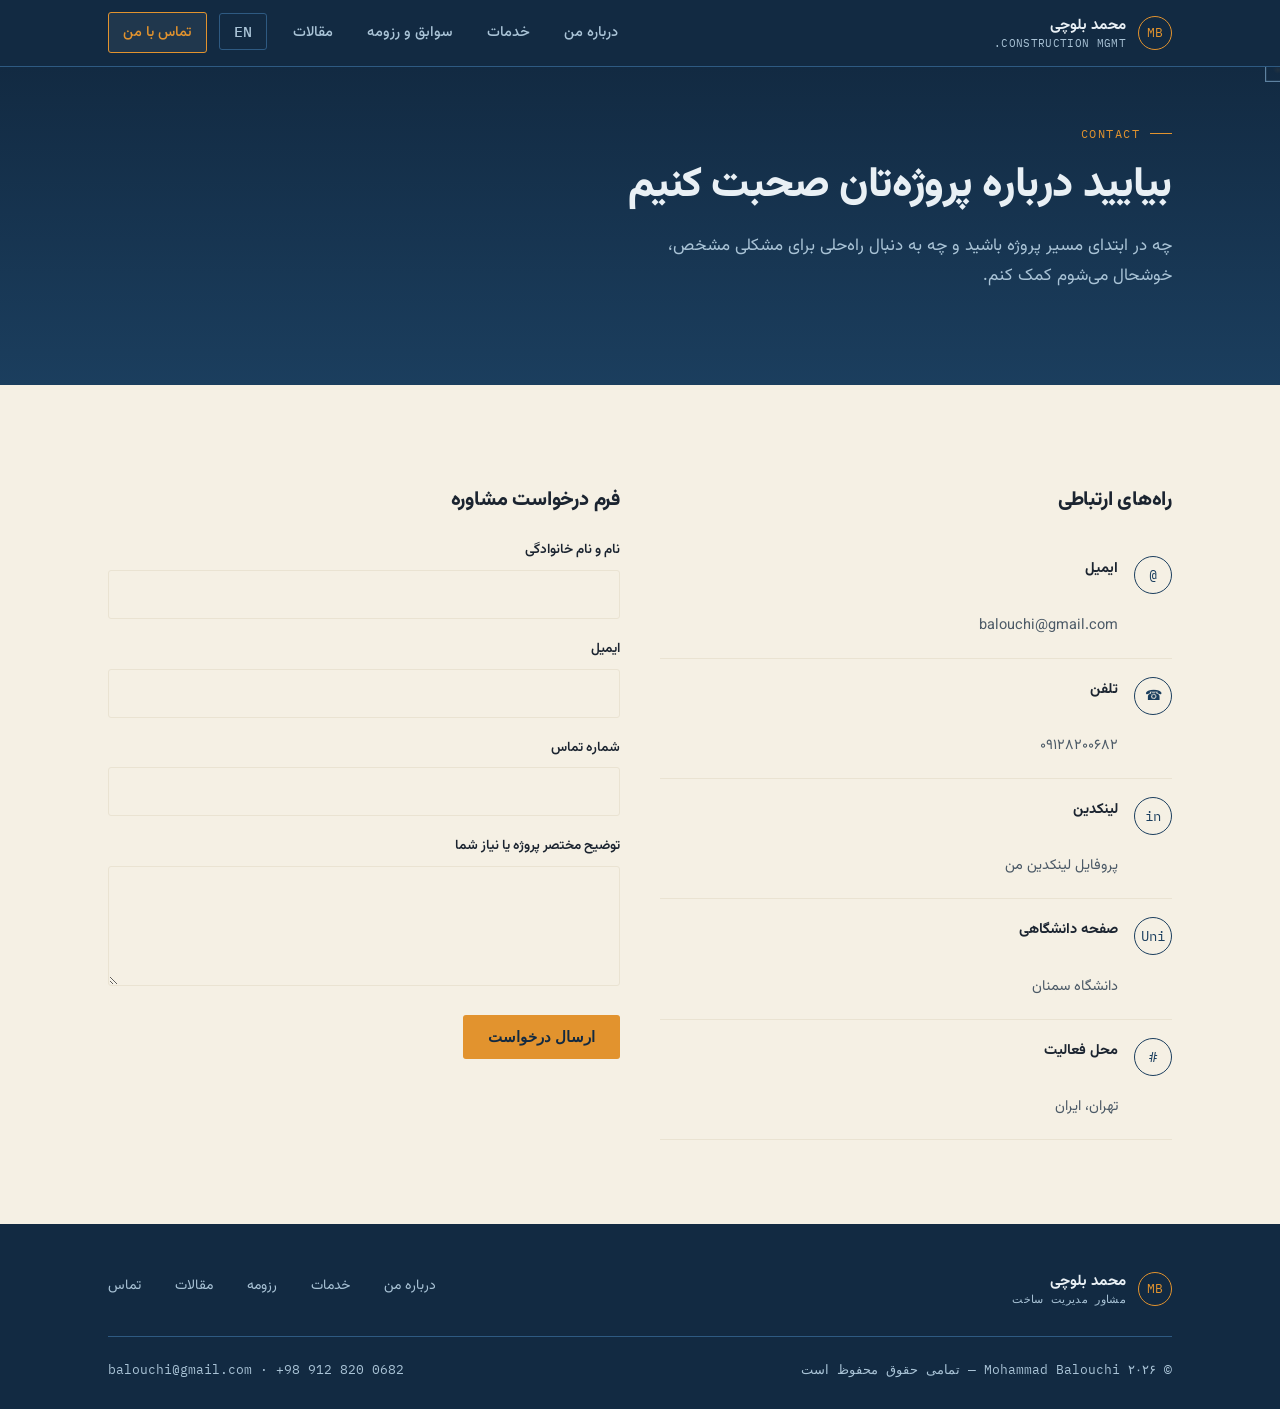
<file: contact.html>
<!DOCTYPE html>
<html lang="fa" dir="rtl">
<head>
<meta charset="UTF-8">
<meta name="viewport" content="width=device-width, initial-scale=1.0">
<title>تماس با من | محمد بلوچی — مشاور مدیریت ساخت</title>
<meta name="description" content="برای مشاوره در زمینه مدیریت ساخت، ساخت‌وساز ناب یا مدیریت دانش پروژه، با محمد بلوچی تماس بگیرید.">
<link rel="icon" href="data:,">
<link rel="stylesheet" href="css/style.css">
</head>
<body>

<header class="site-header">
  <nav class="nav">
    <a href="index.html" class="brand">
      <span class="brand-mark">MB</span>
      <span class="brand-text"><b>محمد بلوچی</b><span>CONSTRUCTION MGMT.</span></span>
    </a>
    <button class="nav-toggle" aria-label="باز کردن منو">☰</button>
    <ul class="nav-links">
      <li><a href="index.html">درباره من</a></li>
      <li><a href="services.html">خدمات</a></li>
      <li><a href="resume.html">سوابق و رزومه</a></li>
      <li><a href="blog/index.html">مقالات</a></li>
      <li><a href="en/contact.html" class="lang-switch">EN</a></li>
      <li><a href="contact.html" class="nav-cta active">تماس با من</a></li>
    </ul>
  </nav>
</header>

<section class="hero crop" style="padding:56px 0 64px;">
  <div class="wrap">
    <div class="eyebrow">CONTACT</div>
    <h1 class="hero-title" style="font-size:clamp(28px,4vw,42px);">بیایید درباره پروژه‌تان صحبت کنیم</h1>
    <p class="hero-desc">چه در ابتدای مسیر پروژه باشید و چه به دنبال راه‌حلی برای مشکلی مشخص، خوشحال می‌شوم کمک کنم.</p>
  </div>
</section>

<section class="reveal">
  <div class="wrap contact-grid">
    <div>
      <h2 class="section-title" style="font-size:20px;margin-bottom:20px;">راه‌های ارتباطی</h2>

      <div class="contact-item">
        <i>@</i>
        <div><b>ایمیل</b><br><a href="mailto:balouchi@gmail.com">balouchi@gmail.com</a></div>
      </div>
      <div class="contact-item">
        <i>☎</i>
        <div><b>تلفن</b><br><a href="tel:+989128200682">۰۹۱۲۸۲۰۰۶۸۲</a></div>
      </div>
      <div class="contact-item">
        <i>in</i>
        <div><b>لینکدین</b><br><a href="https://www.linkedin.com/in/mohammad-balouchi/" target="_blank" rel="noopener">پروفایل لینکدین من</a></div>
      </div>
      <div class="contact-item">
        <i>Uni</i>
        <div><b>صفحه دانشگاهی</b><br><a href="#" target="_blank" rel="noopener">دانشگاه سمنان</a></div>
      </div>
      <div class="contact-item">
        <i>#</i>
        <div><b>محل فعالیت</b><br><span>تهران، ایران</span></div>
      </div>
    </div>

    <div>
      <h2 class="section-title" style="font-size:20px;margin-bottom:20px;">فرم درخواست مشاوره</h2>
      <form action="https://formspree.io/f/mwvgwjyj" method="POST">
        <div class="form-field">
          <label for="name">نام و نام خانوادگی</label>
          <input type="text" id="name" name="name" required>
        </div>
        <div class="form-field">
          <label for="email">ایمیل</label>
          <input type="email" id="email" name="email" required>
        </div>
        <div class="form-field">
          <label for="phone">شماره تماس</label>
          <input type="tel" id="phone" name="phone">
        </div>
        <div class="form-field">
          <label for="message">توضیح مختصر پروژه یا نیاز شما</label>
          <textarea id="message" name="message" required></textarea>
        </div>
        <button type="submit" class="btn btn-amber">ارسال درخواست</button>
      </form>
    </div>
  </div>
</section>

<footer class="site-footer">
  <div class="wrap">
    <div class="footer-top">
      <div class="brand" style="color:var(--ink-on-navy);">
        <span class="brand-mark">MB</span>
        <span class="brand-text"><b>محمد بلوچی</b><span>مشاور مدیریت ساخت</span></span>
      </div>
      <ul class="footer-links">
        <li><a href="index.html">درباره من</a></li>
        <li><a href="services.html">خدمات</a></li>
        <li><a href="resume.html">رزومه</a></li>
        <li><a href="blog/index.html">مقالات</a></li>
        <li><a href="contact.html">تماس</a></li>
      </ul>
    </div>
    <div class="footer-bottom">
      <span>© ۲۰۲۶ Mohammad Balouchi — تمامی حقوق محفوظ است</span>
      <span>balouchi@gmail.com · +98 912 820 0682</span>
    </div>
  </div>
</footer>

<script src="js/main.js"></script>
</body>
</html>
</file>
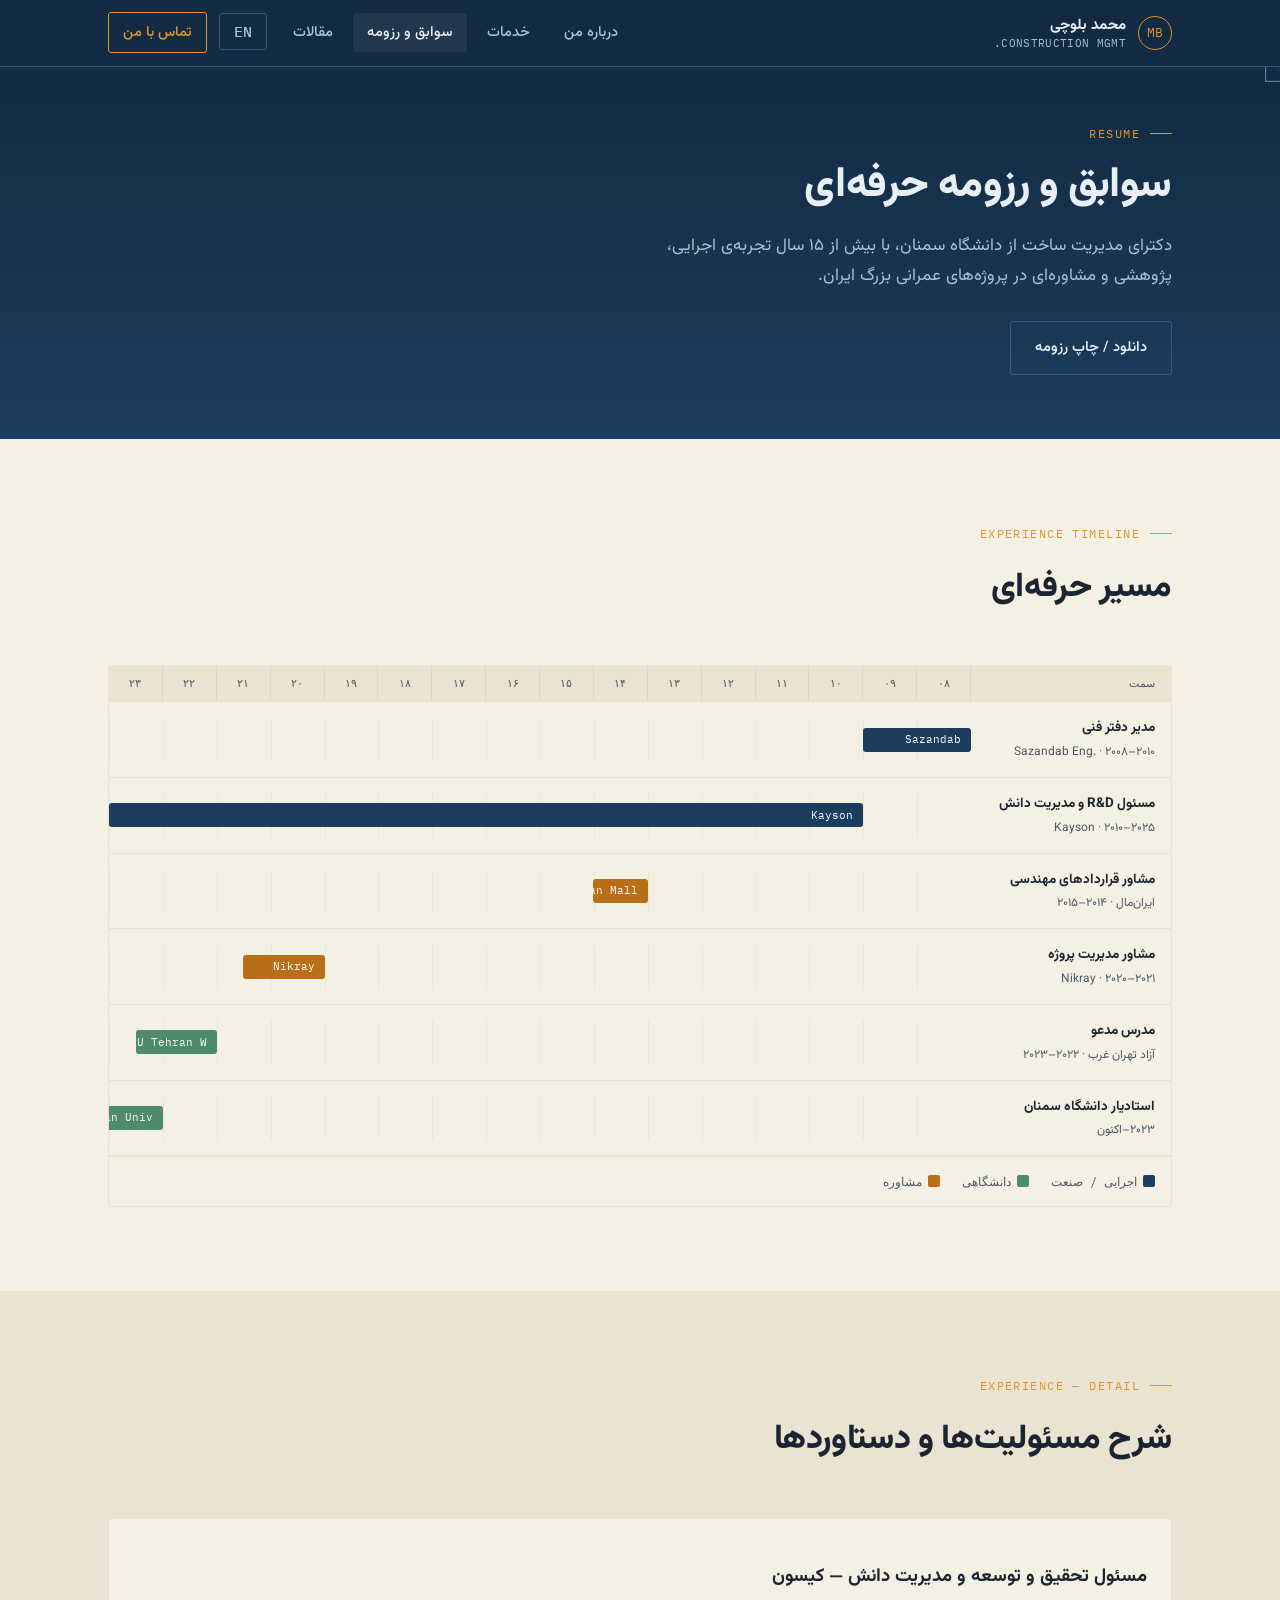
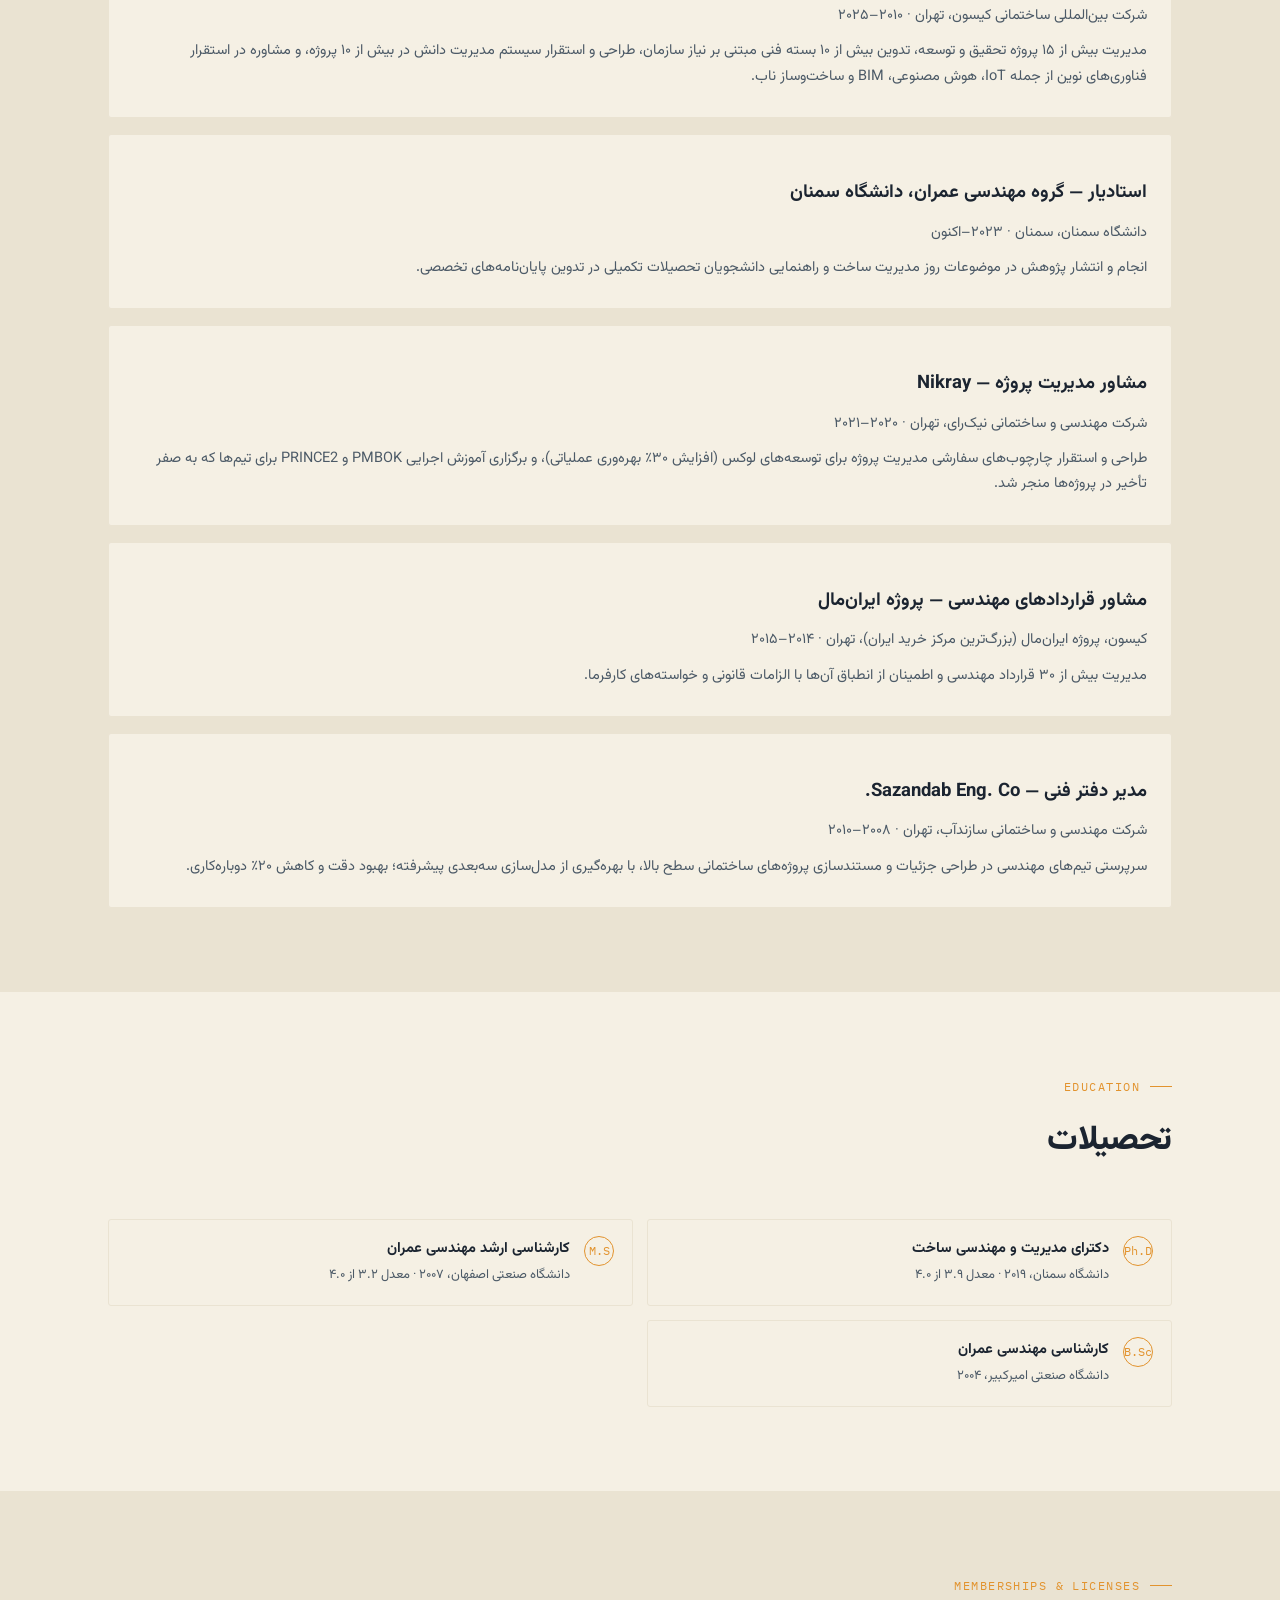
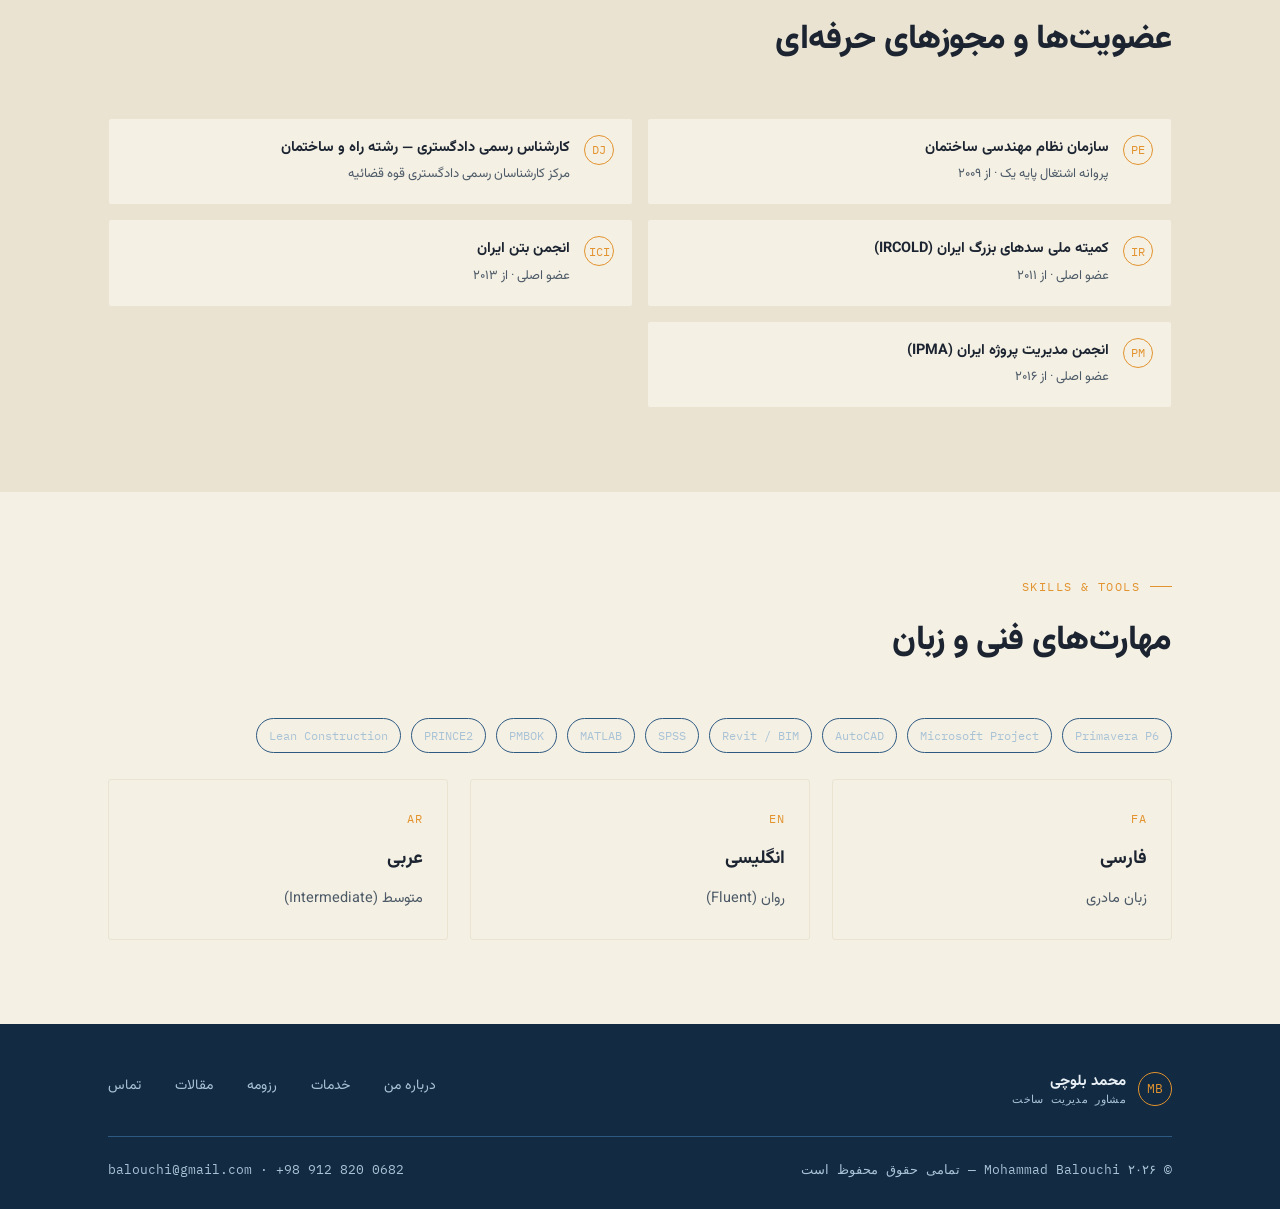
<file: resume.html>
<!DOCTYPE html>
<html lang="fa" dir="rtl">
<head>
<meta charset="UTF-8">
<meta name="viewport" content="width=device-width, initial-scale=1.0">
<title>سوابق و رزومه | محمد بلوچی — دکترای مدیریت ساخت</title>
<meta name="description" content="سوابق تحصیلی، تجربه اجرایی ۱۵ ساله، عضویت‌های حرفه‌ای و مهارت‌های فنی دکتر محمد بلوچی در حوزه مدیریت ساخت و پروژه‌های عمرانی.">
<link rel="icon" href="data:,">
<link rel="stylesheet" href="css/style.css">
</head>
<body>

<header class="site-header">
  <nav class="nav">
    <a href="index.html" class="brand">
      <span class="brand-mark">MB</span>
      <span class="brand-text"><b>محمد بلوچی</b><span>CONSTRUCTION MGMT.</span></span>
    </a>
    <button class="nav-toggle" aria-label="باز کردن منو">☰</button>
    <ul class="nav-links">
      <li><a href="index.html">درباره من</a></li>
      <li><a href="services.html">خدمات</a></li>
      <li><a href="resume.html" class="active">سوابق و رزومه</a></li>
      <li><a href="blog/index.html">مقالات</a></li>
      <li><a href="en/resume.html" class="lang-switch">EN</a></li>
      <li><a href="contact.html" class="nav-cta">تماس با من</a></li>
    </ul>
  </nav>
</header>

<section class="hero crop" style="padding:56px 0 64px;">
  <div class="wrap">
    <div class="eyebrow">RESUME</div>
    <h1 class="hero-title" style="font-size:clamp(28px,4vw,42px);">سوابق و رزومه حرفه‌ای</h1>
    <p class="hero-desc">دکترای مدیریت ساخت از دانشگاه سمنان، با بیش از ۱۵ سال تجربه‌ی اجرایی، پژوهشی و مشاوره‌ای در پروژه‌های عمرانی بزرگ ایران.</p>
    <div class="hero-cta" style="margin-top:8px;">
      <a href="#" class="btn btn-ghost" onclick="window.print();return false;">دانلود / چاپ رزومه</a>
    </div>
  </div>
</section>

<section class="reveal">
  <div class="wrap">
    <div class="section-head">
      <div class="eyebrow">EXPERIENCE TIMELINE</div>
      <h2 class="section-title">مسیر حرفه‌ای</h2>
    </div>
    <div class="gantt">
      <div class="gantt-scale">
        <span>سمت</span>
        <span>۰۸</span><span>۰۹</span><span>۱۰</span><span>۱۱</span><span>۱۲</span><span>۱۳</span><span>۱۴</span><span>۱۵</span><span>۱۶</span><span>۱۷</span><span>۱۸</span><span>۱۹</span><span>۲۰</span><span>۲۱</span><span>۲۲</span><span>۲۳</span>
      </div>
      <div class="gantt-row">
        <div class="gantt-label"><b>مدیر دفتر فنی</b><span>Sazandab Eng. · ۲۰۰۸–۲۰۱۰</span></div>
        <div class="gantt-track"><div class="gantt-bar bar-industry" style="right:0%;width:12.5%;">Sazandab</div></div>
      </div>
      <div class="gantt-row">
        <div class="gantt-label"><b>مسئول R&D و مدیریت دانش</b><span>Kayson · ۲۰۱۰–۲۰۲۵</span></div>
        <div class="gantt-track"><div class="gantt-bar bar-industry" style="right:12.5%;width:87.5%;">Kayson</div></div>
      </div>
      <div class="gantt-row">
        <div class="gantt-label"><b>مشاور قراردادهای مهندسی</b><span>ایران‌مال · ۲۰۱۴–۲۰۱۵</span></div>
        <div class="gantt-track"><div class="gantt-bar bar-consult" style="right:37.5%;width:6.3%;">Iran Mall</div></div>
      </div>
      <div class="gantt-row">
        <div class="gantt-label"><b>مشاور مدیریت پروژه</b><span>Nikray · ۲۰۲۰–۲۰۲۱</span></div>
        <div class="gantt-track"><div class="gantt-bar bar-consult" style="right:75%;width:9.4%;">Nikray</div></div>
      </div>
      <div class="gantt-row">
        <div class="gantt-label"><b>مدرس مدعو</b><span>آزاد تهران غرب · ۲۰۲۲–۲۰۲۳</span></div>
        <div class="gantt-track"><div class="gantt-bar bar-academic" style="right:87.5%;width:9.4%;">IAU Tehran W.</div></div>
      </div>
      <div class="gantt-row">
        <div class="gantt-label"><b>استادیار دانشگاه سمنان</b><span>۲۰۲۳–اکنون</span></div>
        <div class="gantt-track"><div class="gantt-bar bar-academic" style="right:93.75%;width:12.5%;">Semnan Univ.</div></div>
      </div>
      <div class="gantt-legend">
        <span><i style="background:var(--navy-mid)"></i>اجرایی / صنعت</span>
        <span><i style="background:var(--ok-green)"></i>دانشگاهی</span>
        <span><i style="background:var(--amber-deep)"></i>مشاوره</span>
      </div>
    </div>
  </div>
</section>

<section class="alt reveal">
  <div class="wrap">
    <div class="section-head">
      <div class="eyebrow">EXPERIENCE — DETAIL</div>
      <h2 class="section-title">شرح مسئولیت‌ها و دستاوردها</h2>
    </div>
    <div class="grid-3" style="grid-template-columns:1fr;gap:16px;">
      <div class="card">
        <h3>مسئول تحقیق و توسعه و مدیریت دانش — کیسون</h3>
        <p style="margin-bottom:10px;">شرکت بین‌المللی ساختمانی کیسون، تهران · ۲۰۱۰–۲۰۲۵</p>
        <p>مدیریت بیش از ۱۵ پروژه تحقیق و توسعه، تدوین بیش از ۱۰ بسته فنی مبتنی بر نیاز سازمان، طراحی و استقرار سیستم مدیریت دانش در بیش از ۱۰ پروژه، و مشاوره در استقرار فناوری‌های نوین از جمله IoT، هوش مصنوعی، BIM و ساخت‌وساز ناب.</p>
      </div>
      <div class="card">
        <h3>استادیار — گروه مهندسی عمران، دانشگاه سمنان</h3>
        <p style="margin-bottom:10px;">دانشگاه سمنان، سمنان · ۲۰۲۳–اکنون</p>
        <p>انجام و انتشار پژوهش در موضوعات روز مدیریت ساخت و راهنمایی دانشجویان تحصیلات تکمیلی در تدوین پایان‌نامه‌های تخصصی.</p>
      </div>
      <div class="card">
        <h3>مشاور مدیریت پروژه — Nikray</h3>
        <p style="margin-bottom:10px;">شرکت مهندسی و ساختمانی نیک‌رای، تهران · ۲۰۲۰–۲۰۲۱</p>
        <p>طراحی و استقرار چارچوب‌های سفارشی مدیریت پروژه برای توسعه‌های لوکس (افزایش ۳۰٪ بهره‌وری عملیاتی)، و برگزاری آموزش اجرایی PMBOK و PRINCE2 برای تیم‌ها که به صفر تأخیر در پروژه‌ها منجر شد.</p>
      </div>
      <div class="card">
        <h3>مشاور قراردادهای مهندسی — پروژه ایران‌مال</h3>
        <p style="margin-bottom:10px;">کیسون، پروژه ایران‌مال (بزرگ‌ترین مرکز خرید ایران)، تهران · ۲۰۱۴–۲۰۱۵</p>
        <p>مدیریت بیش از ۳۰ قرارداد مهندسی و اطمینان از انطباق آن‌ها با الزامات قانونی و خواسته‌های کارفرما.</p>
      </div>
      <div class="card">
        <h3>مدیر دفتر فنی — Sazandab Eng. Co.</h3>
        <p style="margin-bottom:10px;">شرکت مهندسی و ساختمانی سازندآب، تهران · ۲۰۰۸–۲۰۱۰</p>
        <p>سرپرستی تیم‌های مهندسی در طراحی جزئیات و مستندسازی پروژه‌های ساختمانی سطح بالا، با بهره‌گیری از مدل‌سازی سه‌بعدی پیشرفته؛ بهبود دقت و کاهش ۲۰٪ دوباره‌کاری.</p>
      </div>
    </div>
  </div>
</section>

<section class="reveal">
  <div class="wrap">
    <div class="section-head">
      <div class="eyebrow">EDUCATION</div>
      <h2 class="section-title">تحصیلات</h2>
    </div>
    <div class="creds">
      <div class="cred-item">
        <i>Ph.D</i>
        <div><b>دکترای مدیریت و مهندسی ساخت</b><span>دانشگاه سمنان، ۲۰۱۹ · معدل ۳.۹ از ۴.۰</span></div>
      </div>
      <div class="cred-item">
        <i>M.S</i>
        <div><b>کارشناسی ارشد مهندسی عمران</b><span>دانشگاه صنعتی اصفهان، ۲۰۰۷ · معدل ۳.۲ از ۴.۰</span></div>
      </div>
      <div class="cred-item">
        <i>B.Sc</i>
        <div><b>کارشناسی مهندسی عمران</b><span>دانشگاه صنعتی امیرکبیر، ۲۰۰۴</span></div>
      </div>
    </div>
  </div>
</section>

<section class="alt reveal">
  <div class="wrap">
    <div class="section-head">
      <div class="eyebrow">MEMBERSHIPS & LICENSES</div>
      <h2 class="section-title">عضویت‌ها و مجوزهای حرفه‌ای</h2>
    </div>
    <div class="creds">
      <div class="cred-item">
        <i>PE</i>
        <div><b>سازمان نظام مهندسی ساختمان</b><span>پروانه اشتغال پایه یک · از ۲۰۰۹</span></div>
      </div>
      <div class="cred-item">
        <i>DJ</i>
        <div><b>کارشناس رسمی دادگستری — رشته راه و ساختمان</b><span>مرکز کارشناسان رسمی دادگستری قوه قضائیه</span></div>
      </div>
      <div class="cred-item">
        <i>IR</i>
        <div><b>کمیته ملی سدهای بزرگ ایران (IRCOLD)</b><span>عضو اصلی · از ۲۰۱۱</span></div>
      </div>
      <div class="cred-item">
        <i>ICI</i>
        <div><b>انجمن بتن ایران</b><span>عضو اصلی · از ۲۰۱۳</span></div>
      </div>
      <div class="cred-item">
        <i>PM</i>
        <div><b>انجمن مدیریت پروژه ایران (IPMA)</b><span>عضو اصلی · از ۲۰۱۶</span></div>
      </div>
    </div>
  </div>
</section>

<section class="reveal">
  <div class="wrap">
    <div class="section-head">
      <div class="eyebrow">SKILLS & TOOLS</div>
      <h2 class="section-title">مهارت‌های فنی و زبان</h2>
    </div>
    <div class="hero-tags" style="margin-bottom:26px;">
      <span class="tag">Primavera P6</span>
      <span class="tag">Microsoft Project</span>
      <span class="tag">AutoCAD</span>
      <span class="tag">Revit / BIM</span>
      <span class="tag">SPSS</span>
      <span class="tag">MATLAB</span>
      <span class="tag">PMBOK</span>
      <span class="tag">PRINCE2</span>
      <span class="tag">Lean Construction</span>
    </div>
    <div class="grid-3">
      <div class="card"><div class="num">FA</div><h3>فارسی</h3><p>زبان مادری</p></div>
      <div class="card"><div class="num">EN</div><h3>انگلیسی</h3><p>روان (Fluent)</p></div>
      <div class="card"><div class="num">AR</div><h3>عربی</h3><p>متوسط (Intermediate)</p></div>
    </div>
  </div>
</section>

<footer class="site-footer">
  <div class="wrap">
    <div class="footer-top">
      <div class="brand" style="color:var(--ink-on-navy);">
        <span class="brand-mark">MB</span>
        <span class="brand-text"><b>محمد بلوچی</b><span>مشاور مدیریت ساخت</span></span>
      </div>
      <ul class="footer-links">
        <li><a href="index.html">درباره من</a></li>
        <li><a href="services.html">خدمات</a></li>
        <li><a href="resume.html">رزومه</a></li>
        <li><a href="blog/index.html">مقالات</a></li>
        <li><a href="contact.html">تماس</a></li>
      </ul>
    </div>
    <div class="footer-bottom">
      <span>© ۲۰۲۶ Mohammad Balouchi — تمامی حقوق محفوظ است</span>
      <span>balouchi@gmail.com · +98 912 820 0682</span>
    </div>
  </div>
</footer>

<script src="js/main.js"></script>
</body>
</html>
</file>
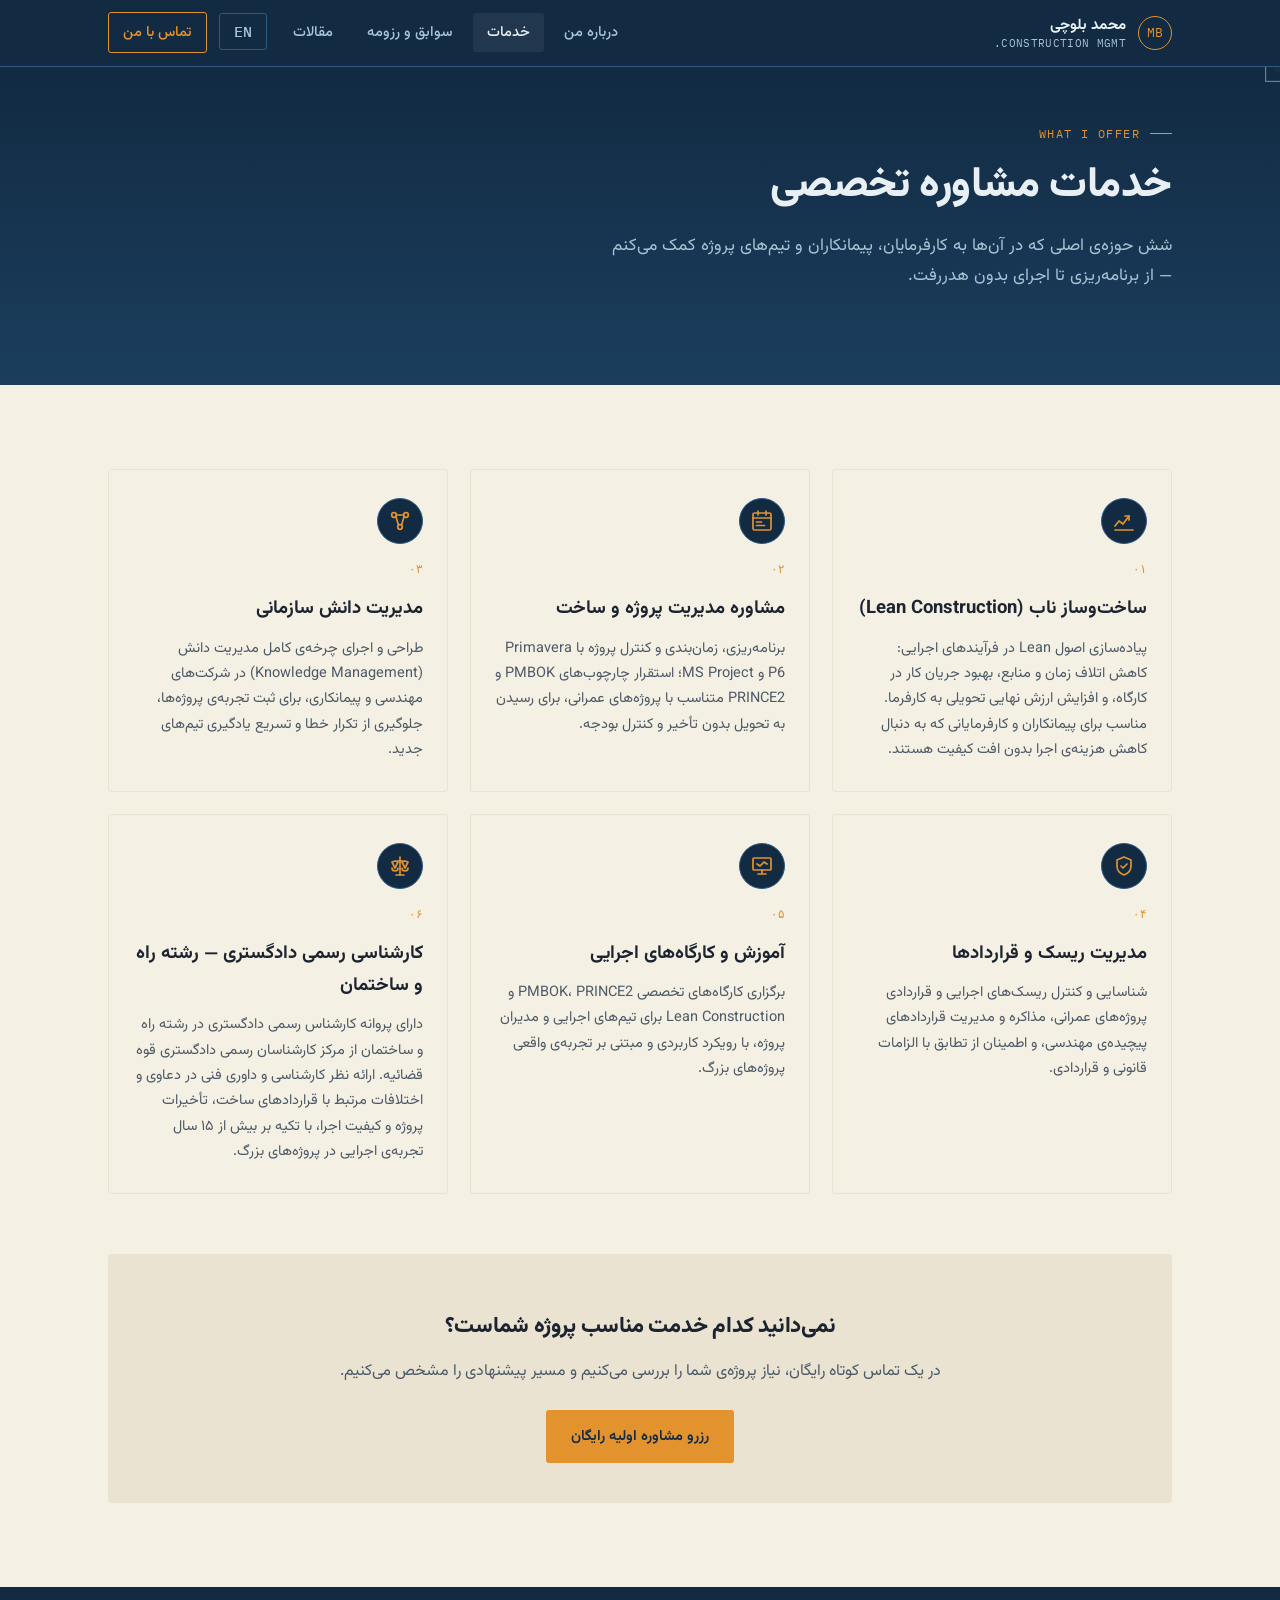
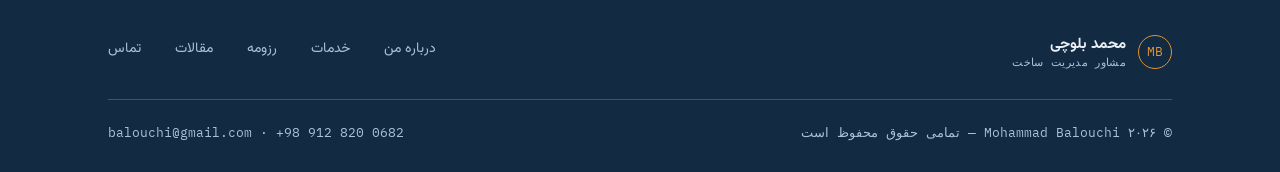
<file: services.html>
<!DOCTYPE html>
<html lang="fa" dir="rtl">
<head>
<meta charset="UTF-8">
<meta name="viewport" content="width=device-width, initial-scale=1.0">
<title>خدمات مشاوره | محمد بلوچی — مدیریت ساخت و ساخت‌وساز ناب</title>
<meta name="description" content="خدمات تخصصی مشاوره مدیریت ساخت، استقرار ساخت‌وساز ناب (Lean Construction)، مدیریت دانش سازمانی، مدیریت ریسک و آموزش تیم‌های پروژه توسط دکتر محمد بلوچی.">
<link rel="icon" href="data:,">
<link rel="stylesheet" href="css/style.css">
</head>
<body>

<header class="site-header">
  <nav class="nav">
    <a href="index.html" class="brand">
      <span class="brand-mark">MB</span>
      <span class="brand-text"><b>محمد بلوچی</b><span>CONSTRUCTION MGMT.</span></span>
    </a>
    <button class="nav-toggle" aria-label="باز کردن منو">☰</button>
    <ul class="nav-links">
      <li><a href="index.html">درباره من</a></li>
      <li><a href="services.html" class="active">خدمات</a></li>
      <li><a href="resume.html">سوابق و رزومه</a></li>
      <li><a href="blog/index.html">مقالات</a></li>
      <li><a href="en/services.html" class="lang-switch">EN</a></li>
      <li><a href="contact.html" class="nav-cta">تماس با من</a></li>
    </ul>
  </nav>
</header>

<section class="hero crop" style="padding:56px 0 64px;">
  <div class="wrap">
    <div class="eyebrow">WHAT I OFFER</div>
    <h1 class="hero-title" style="font-size:clamp(28px,4vw,42px);">خدمات مشاوره تخصصی</h1>
    <p class="hero-desc">شش حوزه‌ی اصلی که در آن‌ها به کارفرمایان، پیمانکاران و تیم‌های پروژه کمک می‌کنم — از برنامه‌ریزی تا اجرای بدون هدررفت.</p>
  </div>
</section>

<section class="reveal">
  <div class="wrap">
    <div class="grid-3">

      <div class="card" id="lean">
        <div class="icon-badge"><svg viewBox="0 0 24 24"><path d="M3 17l4-5 4 3 6-8" stroke-linecap="round" stroke-linejoin="round"/><path d="M13 7h4v4" stroke-linecap="round" stroke-linejoin="round"/><path d="M3 21h18" stroke-linecap="round"/></svg></div>
        <div class="num">۰۱</div>
        <h3>ساخت‌وساز ناب (Lean Construction)</h3>
        <p>پیاده‌سازی اصول Lean در فرآیندهای اجرایی: کاهش اتلاف زمان و منابع، بهبود جریان کار در کارگاه، و افزایش ارزش نهایی تحویلی به کارفرما. مناسب برای پیمانکاران و کارفرمایانی که به دنبال کاهش هزینه‌ی اجرا بدون افت کیفیت هستند.</p>
      </div>

      <div class="card" id="pm">
        <div class="icon-badge"><svg viewBox="0 0 24 24"><rect x="3" y="4" width="18" height="17" rx="1.5"/><path d="M3 9h18M8 2v4M16 2v4" stroke-linecap="round"/><path d="M6.5 13h5M6.5 16.5h8" stroke-linecap="round"/></svg></div>
        <div class="num">۰۲</div>
        <h3>مشاوره مدیریت پروژه و ساخت</h3>
        <p>برنامه‌ریزی، زمان‌بندی و کنترل پروژه با Primavera P6 و MS Project؛ استقرار چارچوب‌های PMBOK و PRINCE2 متناسب با پروژه‌های عمرانی، برای رسیدن به تحویل بدون تأخیر و کنترل بودجه.</p>
      </div>

      <div class="card" id="km">
        <div class="icon-badge"><svg viewBox="0 0 24 24"><circle cx="6" cy="6" r="2.3"/><circle cx="18" cy="6" r="2.3"/><circle cx="12" cy="18" r="2.3"/><path d="M7.8 7.3L10.5 16M16.2 7.3L13.5 16M8.3 6h7.4" stroke-linecap="round"/></svg></div>
        <div class="num">۰۳</div>
        <h3>مدیریت دانش سازمانی</h3>
        <p>طراحی و اجرای چرخه‌ی کامل مدیریت دانش (Knowledge Management) در شرکت‌های مهندسی و پیمانکاری، برای ثبت تجربه‌ی پروژه‌ها، جلوگیری از تکرار خطا و تسریع یادگیری تیم‌های جدید.</p>
      </div>

      <div class="card" id="risk">
        <div class="icon-badge"><svg viewBox="0 0 24 24"><path d="M12 3l7 3v6c0 4.5-3 7.5-7 9-4-1.5-7-4.5-7-9V6l7-3z" stroke-linejoin="round"/><path d="M9 12l2 2 4-4" stroke-linecap="round" stroke-linejoin="round"/></svg></div>
        <div class="num">۰۴</div>
        <h3>مدیریت ریسک و قراردادها</h3>
        <p>شناسایی و کنترل ریسک‌های اجرایی و قراردادی پروژه‌های عمرانی، مذاکره و مدیریت قراردادهای پیچیده‌ی مهندسی، و اطمینان از تطابق با الزامات قانونی و قراردادی.</p>
      </div>

      <div class="card" id="training">
        <div class="icon-badge"><svg viewBox="0 0 24 24"><rect x="3" y="4" width="18" height="12" rx="1"/><path d="M8 20h8M12 16v4" stroke-linecap="round"/><path d="M7 10l3 2 4-4 3 2" stroke-linecap="round" stroke-linejoin="round"/></svg></div>
        <div class="num">۰۵</div>
        <h3>آموزش و کارگاه‌های اجرایی</h3>
        <p>برگزاری کارگاه‌های تخصصی PMBOK، PRINCE2 و Lean Construction برای تیم‌های اجرایی و مدیران پروژه، با رویکرد کاربردی و مبتنی بر تجربه‌ی واقعی پروژه‌های بزرگ.</p>
      </div>

      <div class="card" id="expert">
        <div class="icon-badge"><svg viewBox="0 0 24 24"><path d="M12 3v18M7 7h10M4 8l3-1 3 1-3 6-3-6zM14 8l3-1 3 1-3 6-3-6z" stroke-linecap="round" stroke-linejoin="round"/><path d="M4 14a3 3 0 006 0M14 14a3 3 0 006 0" stroke-linecap="round"/><path d="M8 21h8" stroke-linecap="round"/></svg></div>
        <div class="num">۰۶</div>
        <h3>کارشناسی رسمی دادگستری — رشته راه و ساختمان</h3>
        <p>دارای پروانه کارشناس رسمی دادگستری در رشته راه و ساختمان از مرکز کارشناسان رسمی دادگستری قوه قضائیه. ارائه نظر کارشناسی و داوری فنی در دعاوی و اختلافات مرتبط با قراردادهای ساخت، تأخیرات پروژه و کیفیت اجرا، با تکیه بر بیش از ۱۵ سال تجربه‌ی اجرایی در پروژه‌های بزرگ.</p>
      </div>

    </div>

    <div class="alt" style="margin-top:60px;border-radius:var(--radius);padding:40px;text-align:center;">
      <h2 class="section-title" style="font-size:22px;">نمی‌دانید کدام خدمت مناسب پروژه شماست؟</h2>
      <p class="section-sub" style="margin:12px auto 24px;">در یک تماس کوتاه رایگان، نیاز پروژه‌ی شما را بررسی می‌کنیم و مسیر پیشنهادی را مشخص می‌کنیم.</p>
      <a href="contact.html" class="btn btn-amber">رزرو مشاوره اولیه رایگان</a>
    </div>
  </div>
</section>

<footer class="site-footer">
  <div class="wrap">
    <div class="footer-top">
      <div class="brand" style="color:var(--ink-on-navy);">
        <span class="brand-mark">MB</span>
        <span class="brand-text"><b>محمد بلوچی</b><span>مشاور مدیریت ساخت</span></span>
      </div>
      <ul class="footer-links">
        <li><a href="index.html">درباره من</a></li>
        <li><a href="services.html">خدمات</a></li>
        <li><a href="resume.html">رزومه</a></li>
        <li><a href="blog/index.html">مقالات</a></li>
        <li><a href="contact.html">تماس</a></li>
      </ul>
    </div>
    <div class="footer-bottom">
      <span>© ۲۰۲۶ Mohammad Balouchi — تمامی حقوق محفوظ است</span>
      <span>balouchi@gmail.com · +98 912 820 0682</span>
    </div>
  </div>
</footer>

<script src="js/main.js"></script>
</body>
</html>
</file>
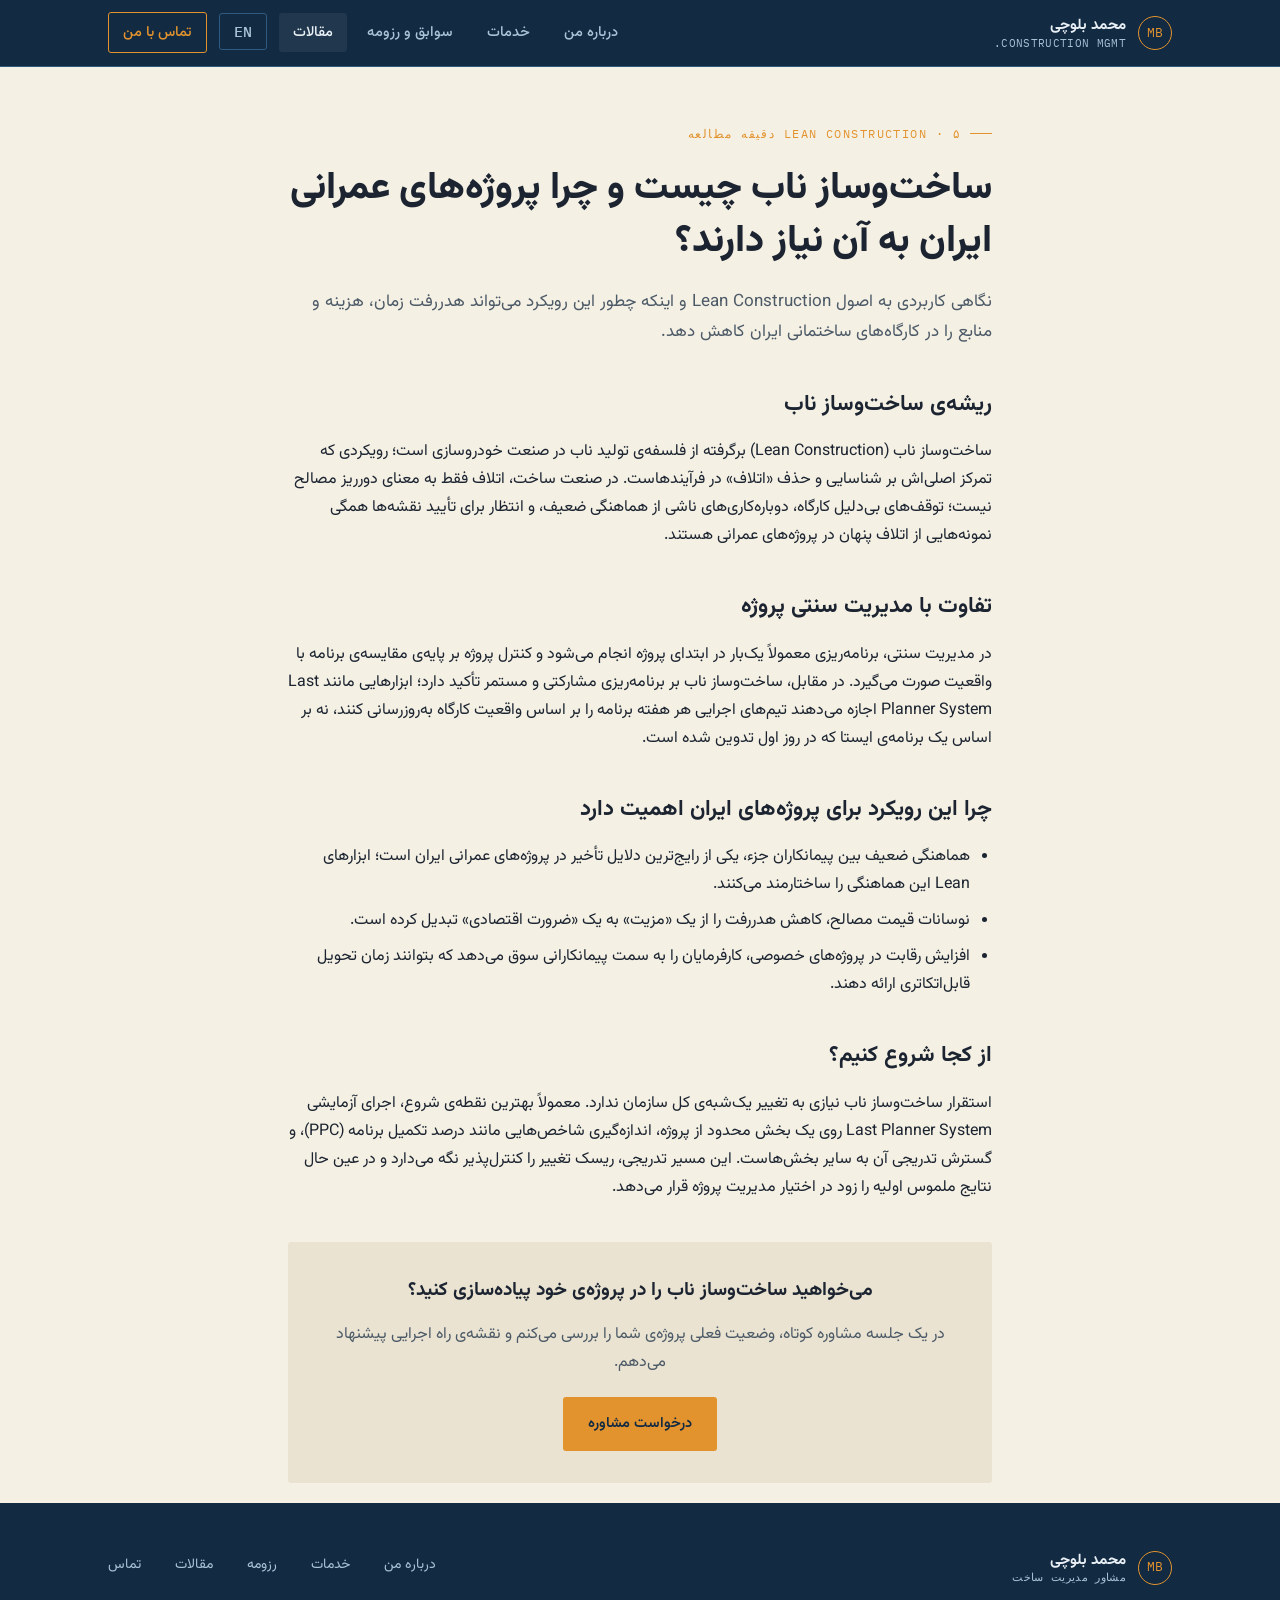
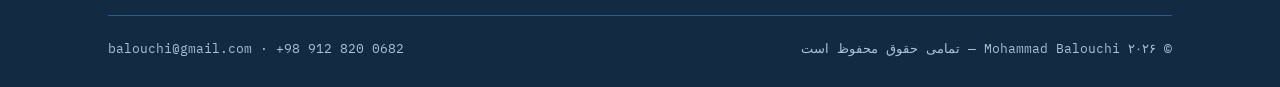
<file: blog/lean-construction-chist.html>
<!DOCTYPE html>
<html lang="fa" dir="rtl">
<head>
<meta charset="UTF-8">
<meta name="viewport" content="width=device-width, initial-scale=1.0">
<title>ساخت‌وساز ناب چیست؟ | محمد بلوچی</title>
<meta name="description" content="معرفی اصول ساخت‌وساز ناب (Lean Construction)، تفاوت آن با مدیریت سنتی پروژه، و چرا پروژه‌های عمرانی ایران به آن نیاز دارند.">
<link rel="icon" href="data:,">
<link rel="stylesheet" href="../css/style.css">
</head>
<body>

<header class="site-header">
  <nav class="nav">
    <a href="../index.html" class="brand">
      <span class="brand-mark">MB</span>
      <span class="brand-text"><b>محمد بلوچی</b><span>CONSTRUCTION MGMT.</span></span>
    </a>
    <button class="nav-toggle" aria-label="باز کردن منو">☰</button>
    <ul class="nav-links">
      <li><a href="../index.html">درباره من</a></li>
      <li><a href="../services.html">خدمات</a></li>
      <li><a href="../resume.html">سوابق و رزومه</a></li>
      <li><a href="index.html" class="active">مقالات</a></li>
      <li><a href="../en/blog/lean-construction.html" class="lang-switch">EN</a></li>
      <li><a href="../contact.html" class="nav-cta">تماس با من</a></li>
    </ul>
  </nav>
</header>

<section style="padding:56px 0 20px;">
  <div class="wrap article">
    <div class="eyebrow">LEAN CONSTRUCTION · ۵ دقیقه مطالعه</div>
    <h1>ساخت‌وساز ناب چیست و چرا پروژه‌های عمرانی ایران به آن نیاز دارند؟</h1>
    <p class="lead">نگاهی کاربردی به اصول Lean Construction و اینکه چطور این رویکرد می‌تواند هدررفت زمان، هزینه و منابع را در کارگاه‌های ساختمانی ایران کاهش دهد.</p>

    <h2>ریشه‌ی ساخت‌وساز ناب</h2>
    <p>ساخت‌وساز ناب (Lean Construction) برگرفته از فلسفه‌ی تولید ناب در صنعت خودروسازی است؛ رویکردی که تمرکز اصلی‌اش بر شناسایی و حذف «اتلاف» در فرآیندهاست. در صنعت ساخت، اتلاف فقط به معنای دورریز مصالح نیست؛ توقف‌های بی‌دلیل کارگاه، دوباره‌کاری‌های ناشی از هماهنگی ضعیف، و انتظار برای تأیید نقشه‌ها همگی نمونه‌هایی از اتلاف پنهان در پروژه‌های عمرانی هستند.</p>

    <h2>تفاوت با مدیریت سنتی پروژه</h2>
    <p>در مدیریت سنتی، برنامه‌ریزی معمولاً یک‌بار در ابتدای پروژه انجام می‌شود و کنترل پروژه بر پایه‌ی مقایسه‌ی برنامه با واقعیت صورت می‌گیرد. در مقابل، ساخت‌وساز ناب بر برنامه‌ریزی مشارکتی و مستمر تأکید دارد؛ ابزارهایی مانند Last Planner System اجازه می‌دهند تیم‌های اجرایی هر هفته برنامه را بر اساس واقعیت کارگاه به‌روزرسانی کنند، نه بر اساس یک برنامه‌ی ایستا که در روز اول تدوین شده است.</p>

    <h2>چرا این رویکرد برای پروژه‌های ایران اهمیت دارد</h2>
    <ul>
      <li>هماهنگی ضعیف بین پیمانکاران جزء، یکی از رایج‌ترین دلایل تأخیر در پروژه‌های عمرانی ایران است؛ ابزارهای Lean این هماهنگی را ساختارمند می‌کنند.</li>
      <li>نوسانات قیمت مصالح، کاهش هدررفت را از یک «مزیت» به یک «ضرورت اقتصادی» تبدیل کرده است.</li>
      <li>افزایش رقابت در پروژه‌های خصوصی، کارفرمایان را به سمت پیمانکارانی سوق می‌دهد که بتوانند زمان تحویل قابل‌اتکاتری ارائه دهند.</li>
    </ul>

    <h2>از کجا شروع کنیم؟</h2>
    <p>استقرار ساخت‌وساز ناب نیازی به تغییر یک‌شبه‌ی کل سازمان ندارد. معمولاً بهترین نقطه‌ی شروع، اجرای آزمایشی Last Planner System روی یک بخش محدود از پروژه، اندازه‌گیری شاخص‌هایی مانند درصد تکمیل برنامه (PPC)، و گسترش تدریجی آن به سایر بخش‌هاست. این مسیر تدریجی، ریسک تغییر را کنترل‌پذیر نگه می‌دارد و در عین حال نتایج ملموس اولیه را زود در اختیار مدیریت پروژه قرار می‌دهد.</p>

    <div class="alt" style="margin-top:40px;border-radius:var(--radius);padding:32px;text-align:center;">
      <h2 style="margin-top:0;font-size:19px;">می‌خواهید ساخت‌وساز ناب را در پروژه‌ی خود پیاده‌سازی کنید؟</h2>
      <p style="color:var(--ink-soft);margin:10px 0 20px;">در یک جلسه مشاوره کوتاه، وضعیت فعلی پروژه‌ی شما را بررسی می‌کنم و نقشه‌ی راه اجرایی پیشنهاد می‌دهم.</p>
      <a href="../contact.html" class="btn btn-amber">درخواست مشاوره</a>
    </div>
  </div>
</section>

<footer class="site-footer">
  <div class="wrap">
    <div class="footer-top">
      <div class="brand" style="color:var(--ink-on-navy);">
        <span class="brand-mark">MB</span>
        <span class="brand-text"><b>محمد بلوچی</b><span>مشاور مدیریت ساخت</span></span>
      </div>
      <ul class="footer-links">
        <li><a href="../index.html">درباره من</a></li>
        <li><a href="../services.html">خدمات</a></li>
        <li><a href="../resume.html">رزومه</a></li>
        <li><a href="index.html">مقالات</a></li>
        <li><a href="../contact.html">تماس</a></li>
      </ul>
    </div>
    <div class="footer-bottom">
      <span>© ۲۰۲۶ Mohammad Balouchi — تمامی حقوق محفوظ است</span>
      <span>balouchi@gmail.com · +98 912 820 0682</span>
    </div>
  </div>
</footer>

<script src="../js/main.js"></script>
</body>
</html>
</file>
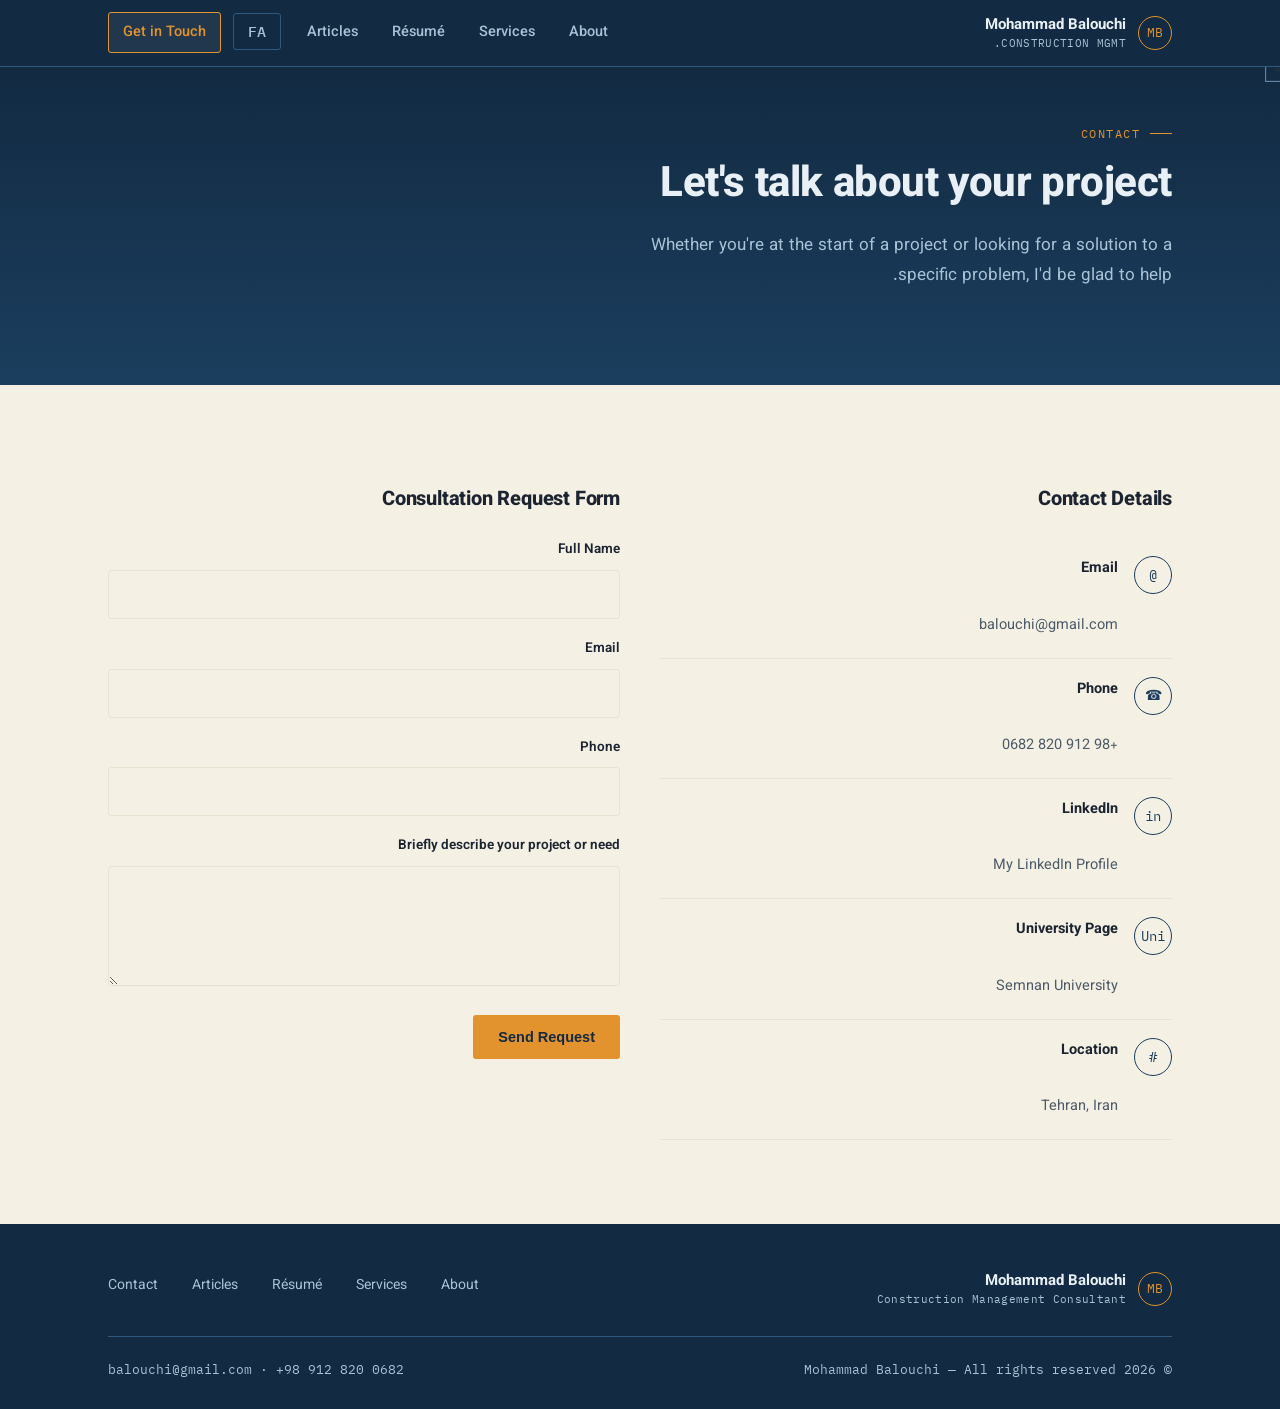
<file: en/contact.html>
<!DOCTYPE html>
<html lang="en" dir="ltr">
<head>
<meta charset="UTF-8">
<meta name="viewport" content="width=device-width, initial-scale=1.0">
<title>Contact | Mohammad Balouchi — Construction Management Consultant</title>
<meta name="description" content="Get in touch with Mohammad Balouchi for consulting on construction management, Lean Construction, or project knowledge management.">
<link rel="icon" href="data:,">
<link rel="stylesheet" href="../css/style.css">
</head>
<body>

<header class="site-header">
  <nav class="nav">
    <a href="index.html" class="brand">
      <span class="brand-mark">MB</span>
      <span class="brand-text"><b>Mohammad Balouchi</b><span>CONSTRUCTION MGMT.</span></span>
    </a>
    <button class="nav-toggle" aria-label="Open menu">☰</button>
    <ul class="nav-links">
      <li><a href="index.html">About</a></li>
      <li><a href="services.html">Services</a></li>
      <li><a href="resume.html">Résumé</a></li>
      <li><a href="blog/index.html">Articles</a></li>
      <li><a href="../contact.html" class="lang-switch">FA</a></li>
      <li><a href="contact.html" class="nav-cta active">Get in Touch</a></li>
    </ul>
  </nav>
</header>

<section class="hero crop" style="padding:56px 0 64px;">
  <div class="wrap">
    <div class="eyebrow">CONTACT</div>
    <h1 class="hero-title" style="font-size:clamp(28px,4vw,42px);">Let's talk about your project</h1>
    <p class="hero-desc">Whether you're at the start of a project or looking for a solution to a specific problem, I'd be glad to help.</p>
  </div>
</section>

<section class="reveal">
  <div class="wrap contact-grid">
    <div>
      <h2 class="section-title" style="font-size:20px;margin-bottom:20px;">Contact Details</h2>

      <div class="contact-item">
        <i>@</i>
        <div><b>Email</b><br><a href="mailto:balouchi@gmail.com">balouchi@gmail.com</a></div>
      </div>
      <div class="contact-item">
        <i>☎</i>
        <div><b>Phone</b><br><a href="tel:+989128200682">+98 912 820 0682</a></div>
      </div>
      <div class="contact-item">
        <i>in</i>
        <div><b>LinkedIn</b><br><a href="https://www.linkedin.com/in/mohammad-balouchi/" target="_blank" rel="noopener">My LinkedIn Profile</a></div>
      </div>
      <div class="contact-item">
        <i>Uni</i>
        <div><b>University Page</b><br><a href="#" target="_blank" rel="noopener">Semnan University</a></div>
      </div>
      <div class="contact-item">
        <i>#</i>
        <div><b>Location</b><br><span>Tehran, Iran</span></div>
      </div>
    </div>

    <div>
      <h2 class="section-title" style="font-size:20px;margin-bottom:20px;">Consultation Request Form</h2>
      <form action="https://formspree.io/f/mwvgwjyj" method="POST">
        <div class="form-field">
          <label for="name">Full Name</label>
          <input type="text" id="name" name="name" required>
        </div>
        <div class="form-field">
          <label for="email">Email</label>
          <input type="email" id="email" name="email" required>
        </div>
        <div class="form-field">
          <label for="phone">Phone</label>
          <input type="tel" id="phone" name="phone">
        </div>
        <div class="form-field">
          <label for="message">Briefly describe your project or need</label>
          <textarea id="message" name="message" required></textarea>
        </div>
        <button type="submit" class="btn btn-amber">Send Request</button>
      </form>
    </div>
  </div>
</section>

<footer class="site-footer">
  <div class="wrap">
    <div class="footer-top">
      <div class="brand" style="color:var(--ink-on-navy);">
        <span class="brand-mark">MB</span>
        <span class="brand-text"><b>Mohammad Balouchi</b><span>Construction Management Consultant</span></span>
      </div>
      <ul class="footer-links">
        <li><a href="index.html">About</a></li>
        <li><a href="services.html">Services</a></li>
        <li><a href="resume.html">Résumé</a></li>
        <li><a href="blog/index.html">Articles</a></li>
        <li><a href="contact.html">Contact</a></li>
      </ul>
    </div>
    <div class="footer-bottom">
      <span>© 2026 Mohammad Balouchi — All rights reserved</span>
      <span>balouchi@gmail.com · +98 912 820 0682</span>
    </div>
  </div>
</footer>

<script src="../js/main.js"></script>
</body>
</html>
</file>
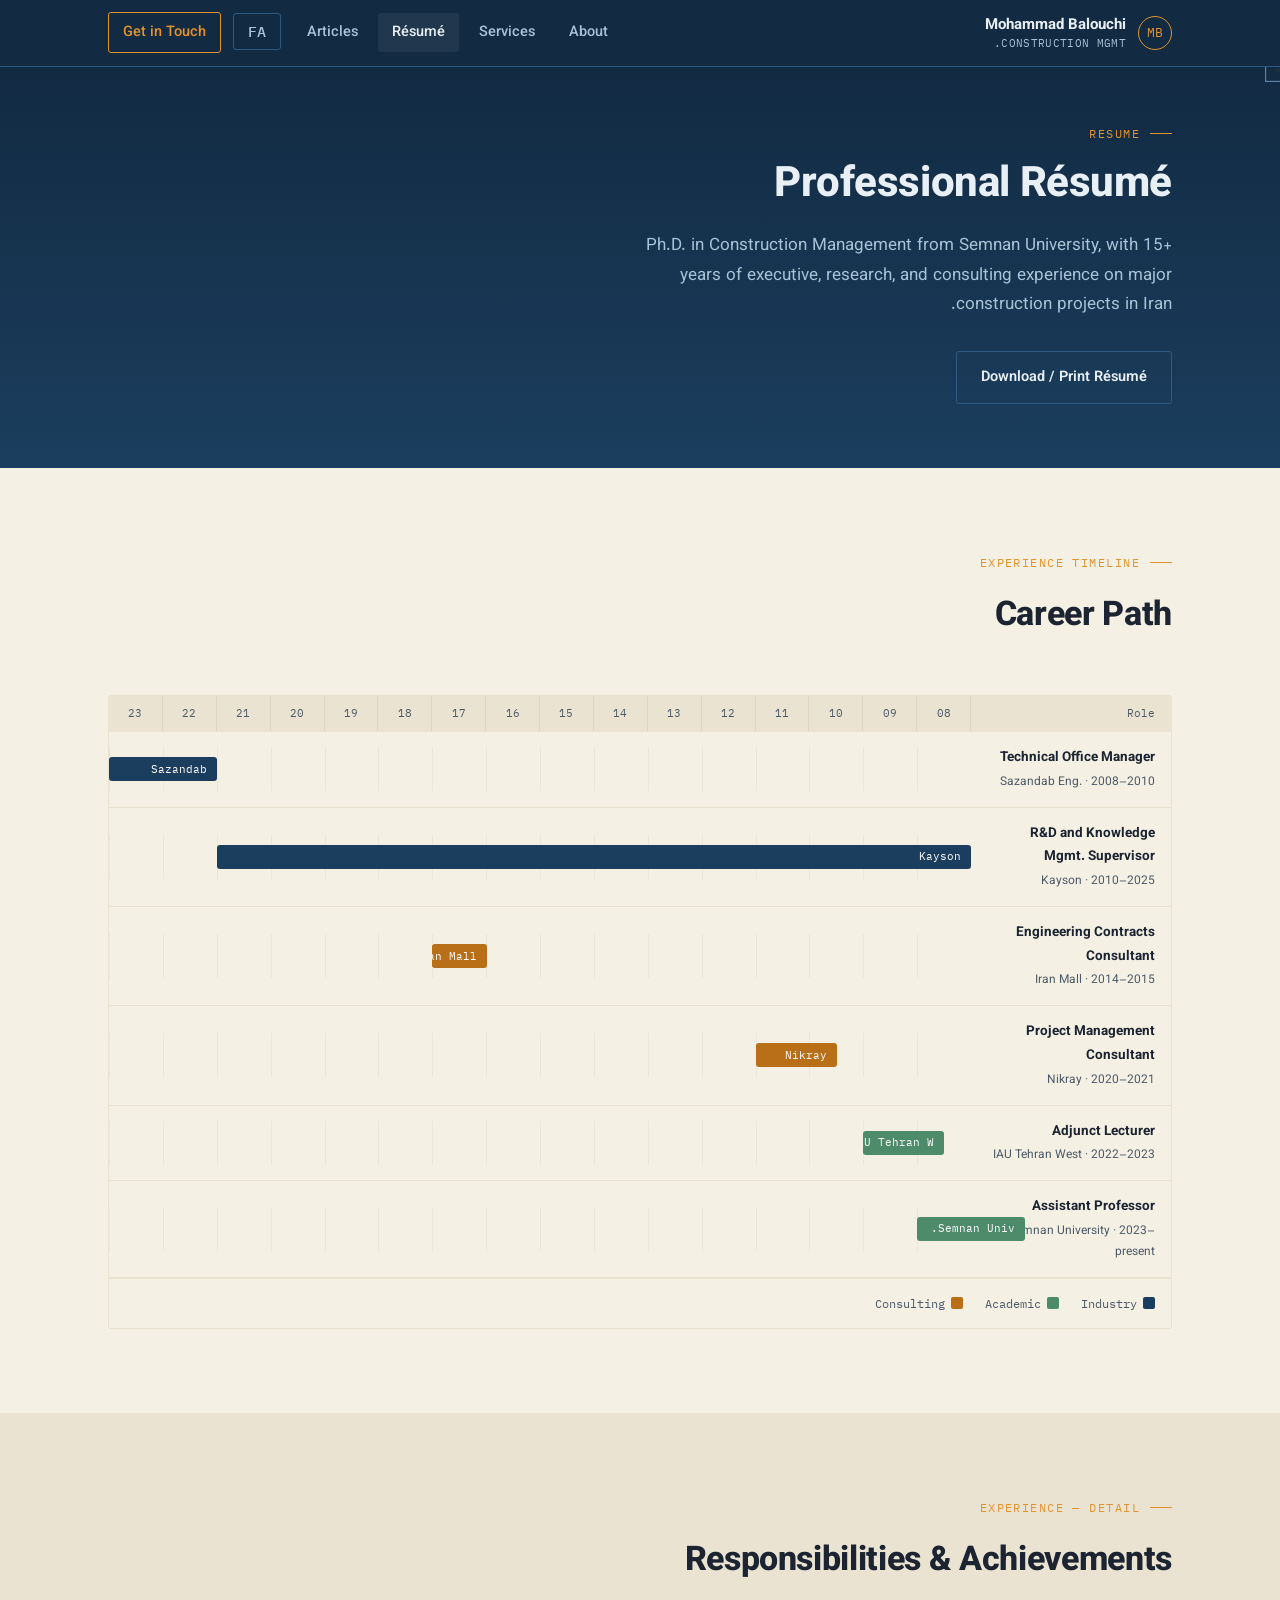
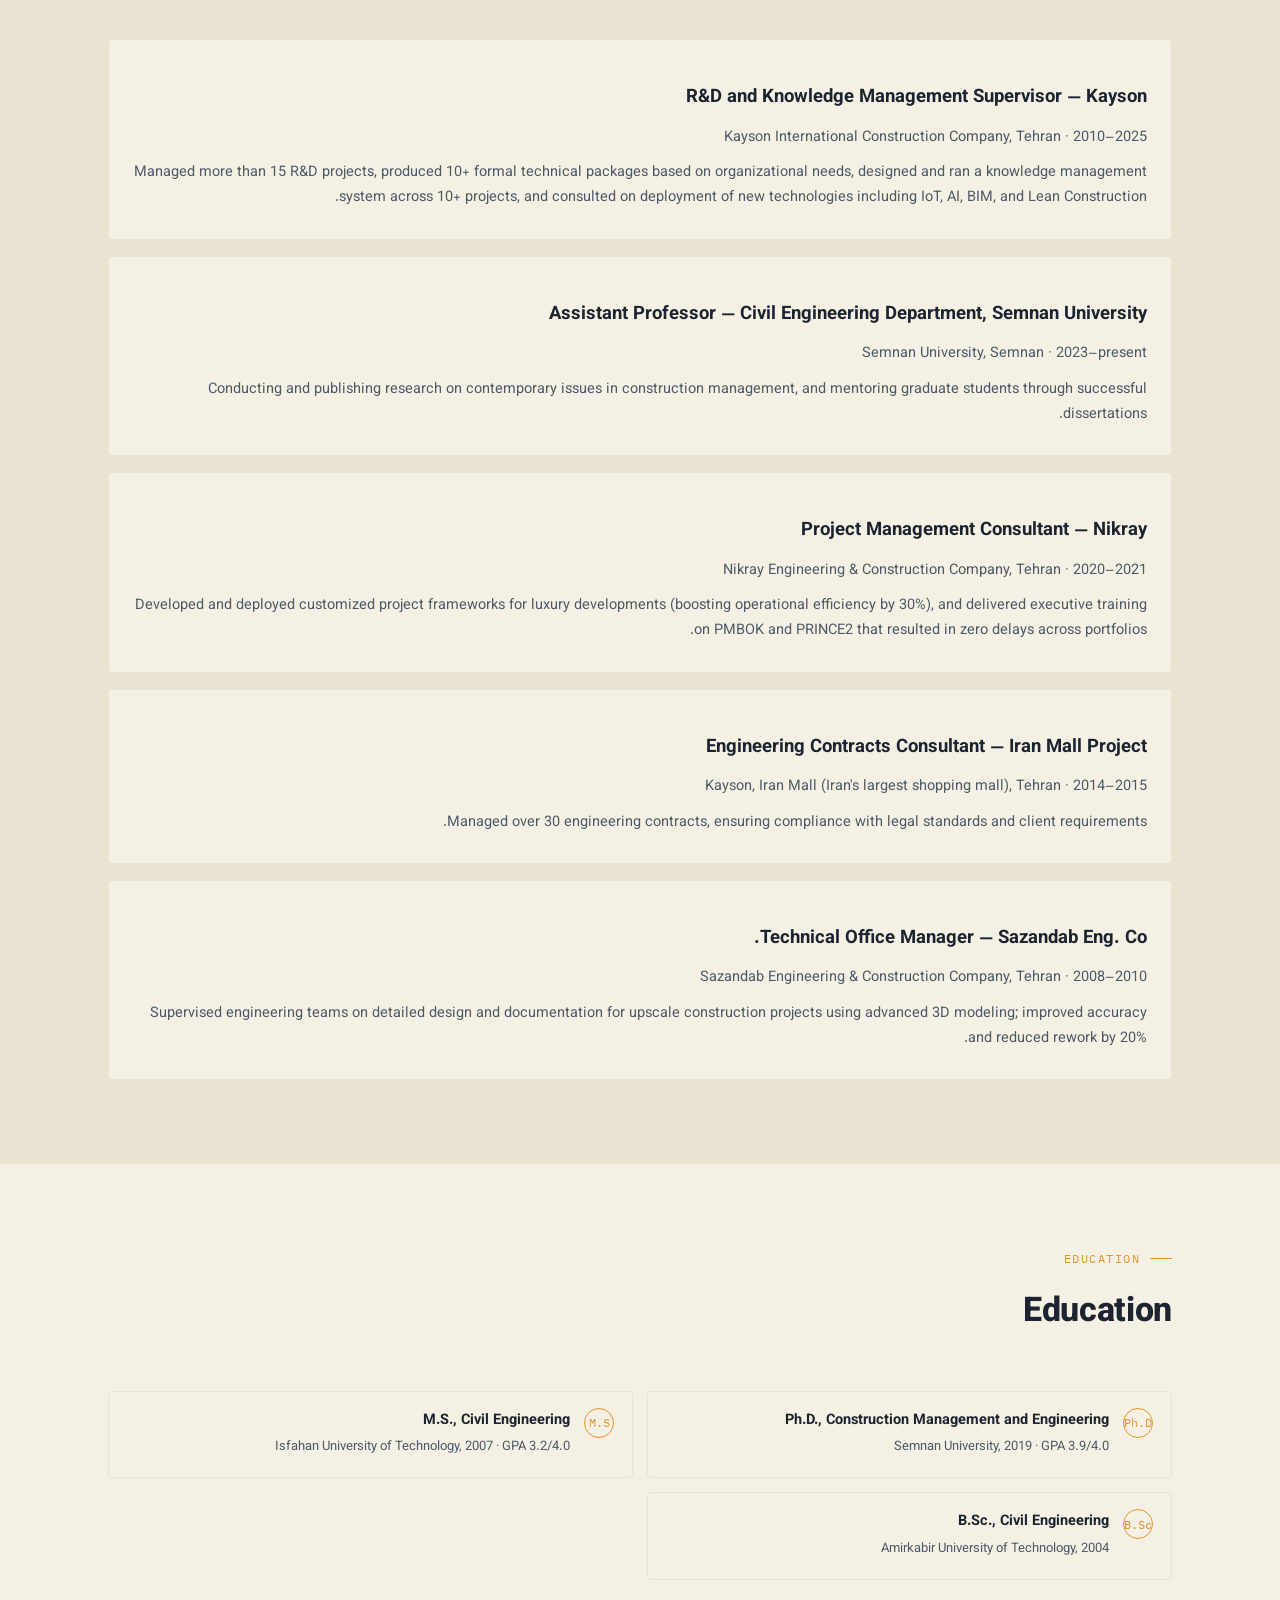
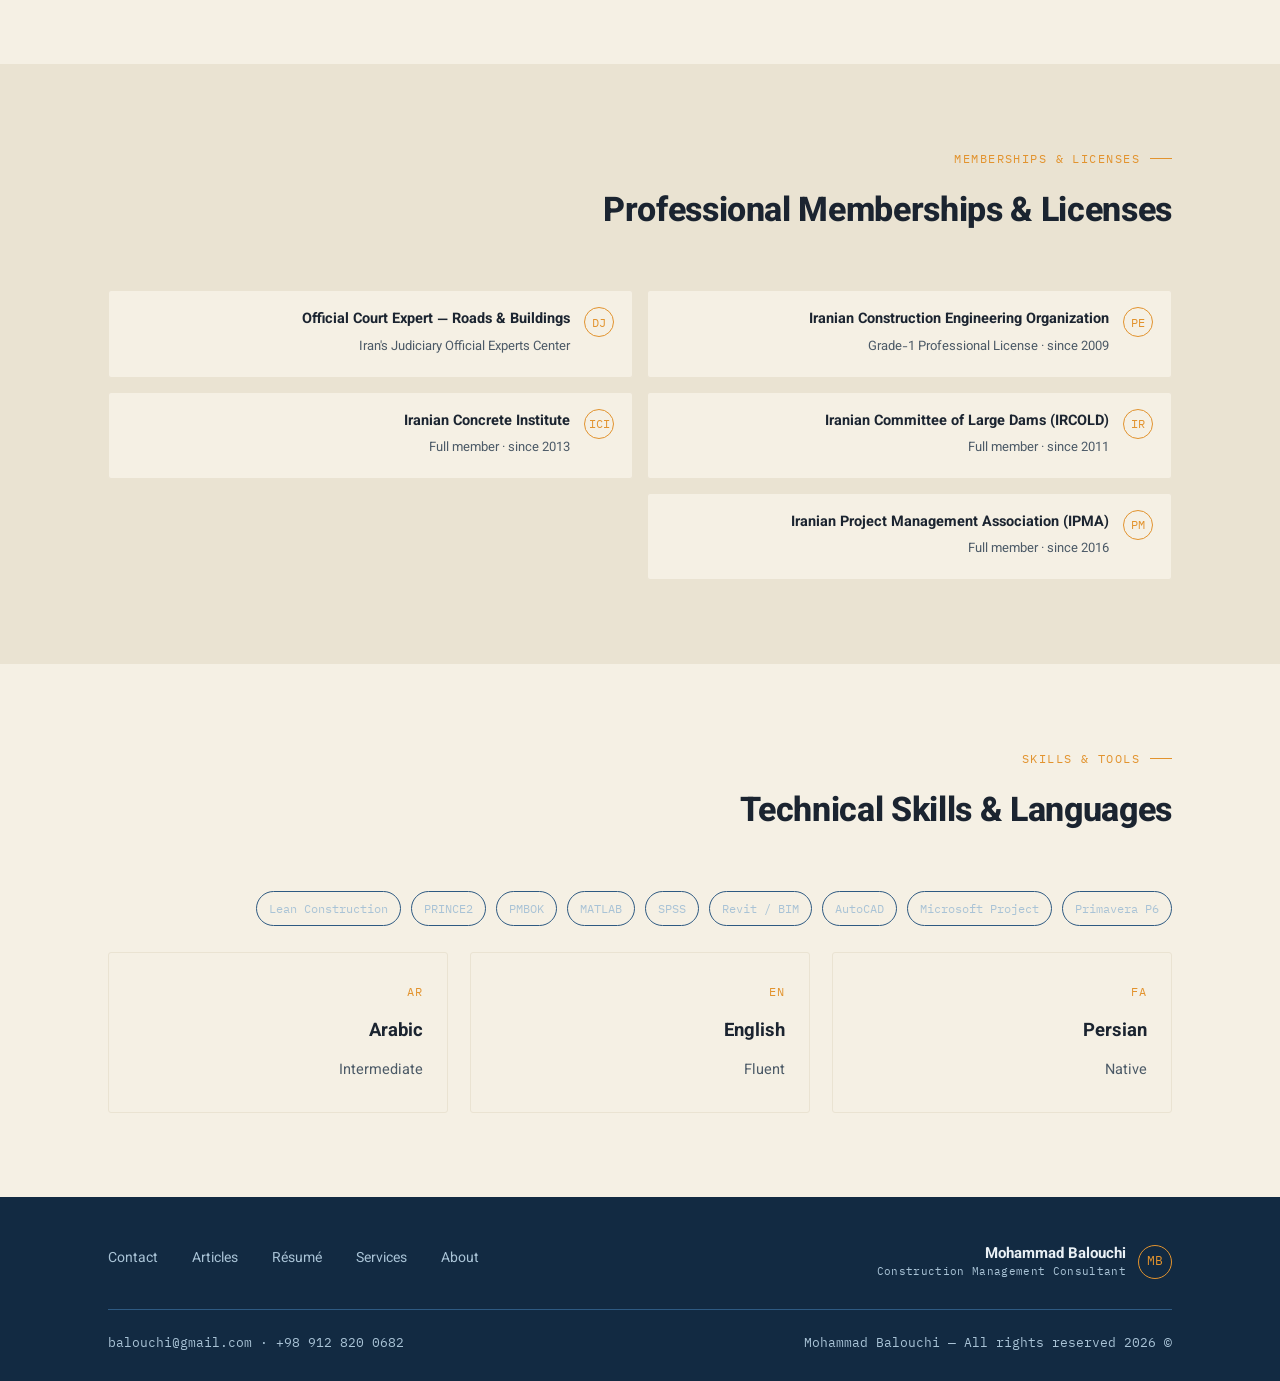
<file: en/resume.html>
<!DOCTYPE html>
<html lang="en" dir="ltr">
<head>
<meta charset="UTF-8">
<meta name="viewport" content="width=device-width, initial-scale=1.0">
<title>Résumé | Mohammad Balouchi — Ph.D. in Construction Management</title>
<meta name="description" content="Education, 15-year professional experience, professional memberships, and technical skills of Dr. Mohammad Balouchi in construction management and large-scale projects.">
<link rel="icon" href="data:,">
<link rel="stylesheet" href="../css/style.css">
</head>
<body>

<header class="site-header">
  <nav class="nav">
    <a href="index.html" class="brand">
      <span class="brand-mark">MB</span>
      <span class="brand-text"><b>Mohammad Balouchi</b><span>CONSTRUCTION MGMT.</span></span>
    </a>
    <button class="nav-toggle" aria-label="Open menu">☰</button>
    <ul class="nav-links">
      <li><a href="index.html">About</a></li>
      <li><a href="services.html">Services</a></li>
      <li><a href="resume.html" class="active">Résumé</a></li>
      <li><a href="blog/index.html">Articles</a></li>
      <li><a href="../resume.html" class="lang-switch">FA</a></li>
      <li><a href="contact.html" class="nav-cta">Get in Touch</a></li>
    </ul>
  </nav>
</header>

<section class="hero crop" style="padding:56px 0 64px;">
  <div class="wrap">
    <div class="eyebrow">RESUME</div>
    <h1 class="hero-title" style="font-size:clamp(28px,4vw,42px);">Professional Résumé</h1>
    <p class="hero-desc">Ph.D. in Construction Management from Semnan University, with 15+ years of executive, research, and consulting experience on major construction projects in Iran.</p>
    <div class="hero-cta" style="margin-top:8px;">
      <a href="#" class="btn btn-ghost" onclick="window.print();return false;">Download / Print Résumé</a>
    </div>
  </div>
</section>

<section class="reveal">
  <div class="wrap">
    <div class="section-head">
      <div class="eyebrow">EXPERIENCE TIMELINE</div>
      <h2 class="section-title">Career Path</h2>
    </div>
    <div class="gantt">
      <div class="gantt-scale">
        <span>Role</span>
        <span>08</span><span>09</span><span>10</span><span>11</span><span>12</span><span>13</span><span>14</span><span>15</span><span>16</span><span>17</span><span>18</span><span>19</span><span>20</span><span>21</span><span>22</span><span>23</span>
      </div>
      <div class="gantt-row">
        <div class="gantt-label"><b>Technical Office Manager</b><span>Sazandab Eng. · 2008–2010</span></div>
        <div class="gantt-track"><div class="gantt-bar bar-industry" style="left:0%;width:12.5%;">Sazandab</div></div>
      </div>
      <div class="gantt-row">
        <div class="gantt-label"><b>R&D and Knowledge Mgmt. Supervisor</b><span>Kayson · 2010–2025</span></div>
        <div class="gantt-track"><div class="gantt-bar bar-industry" style="left:12.5%;width:87.5%;">Kayson</div></div>
      </div>
      <div class="gantt-row">
        <div class="gantt-label"><b>Engineering Contracts Consultant</b><span>Iran Mall · 2014–2015</span></div>
        <div class="gantt-track"><div class="gantt-bar bar-consult" style="left:37.5%;width:6.3%;">Iran Mall</div></div>
      </div>
      <div class="gantt-row">
        <div class="gantt-label"><b>Project Management Consultant</b><span>Nikray · 2020–2021</span></div>
        <div class="gantt-track"><div class="gantt-bar bar-consult" style="left:75%;width:9.4%;">Nikray</div></div>
      </div>
      <div class="gantt-row">
        <div class="gantt-label"><b>Adjunct Lecturer</b><span>IAU Tehran West · 2022–2023</span></div>
        <div class="gantt-track"><div class="gantt-bar bar-academic" style="left:87.5%;width:9.4%;">IAU Tehran W.</div></div>
      </div>
      <div class="gantt-row">
        <div class="gantt-label"><b>Assistant Professor</b><span>Semnan University · 2023–present</span></div>
        <div class="gantt-track"><div class="gantt-bar bar-academic" style="left:93.75%;width:12.5%;">Semnan Univ.</div></div>
      </div>
      <div class="gantt-legend">
        <span><i style="background:var(--navy-mid)"></i>Industry</span>
        <span><i style="background:var(--ok-green)"></i>Academic</span>
        <span><i style="background:var(--amber-deep)"></i>Consulting</span>
      </div>
    </div>
  </div>
</section>

<section class="alt reveal">
  <div class="wrap">
    <div class="section-head">
      <div class="eyebrow">EXPERIENCE — DETAIL</div>
      <h2 class="section-title">Responsibilities & Achievements</h2>
    </div>
    <div class="grid-3" style="grid-template-columns:1fr;gap:16px;">
      <div class="card">
        <h3>R&D and Knowledge Management Supervisor — Kayson</h3>
        <p style="margin-bottom:10px;">Kayson International Construction Company, Tehran · 2010–2025</p>
        <p>Managed more than 15 R&D projects, produced 10+ formal technical packages based on organizational needs, designed and ran a knowledge management system across 10+ projects, and consulted on deployment of new technologies including IoT, AI, BIM, and Lean Construction.</p>
      </div>
      <div class="card">
        <h3>Assistant Professor — Civil Engineering Department, Semnan University</h3>
        <p style="margin-bottom:10px;">Semnan University, Semnan · 2023–present</p>
        <p>Conducting and publishing research on contemporary issues in construction management, and mentoring graduate students through successful dissertations.</p>
      </div>
      <div class="card">
        <h3>Project Management Consultant — Nikray</h3>
        <p style="margin-bottom:10px;">Nikray Engineering & Construction Company, Tehran · 2020–2021</p>
        <p>Developed and deployed customized project frameworks for luxury developments (boosting operational efficiency by 30%), and delivered executive training on PMBOK and PRINCE2 that resulted in zero delays across portfolios.</p>
      </div>
      <div class="card">
        <h3>Engineering Contracts Consultant — Iran Mall Project</h3>
        <p style="margin-bottom:10px;">Kayson, Iran Mall (Iran's largest shopping mall), Tehran · 2014–2015</p>
        <p>Managed over 30 engineering contracts, ensuring compliance with legal standards and client requirements.</p>
      </div>
      <div class="card">
        <h3>Technical Office Manager — Sazandab Eng. Co.</h3>
        <p style="margin-bottom:10px;">Sazandab Engineering & Construction Company, Tehran · 2008–2010</p>
        <p>Supervised engineering teams on detailed design and documentation for upscale construction projects using advanced 3D modeling; improved accuracy and reduced rework by 20%.</p>
      </div>
    </div>
  </div>
</section>

<section class="reveal">
  <div class="wrap">
    <div class="section-head">
      <div class="eyebrow">EDUCATION</div>
      <h2 class="section-title">Education</h2>
    </div>
    <div class="creds">
      <div class="cred-item">
        <i>Ph.D</i>
        <div><b>Ph.D., Construction Management and Engineering</b><span>Semnan University, 2019 · GPA 3.9/4.0</span></div>
      </div>
      <div class="cred-item">
        <i>M.S</i>
        <div><b>M.S., Civil Engineering</b><span>Isfahan University of Technology, 2007 · GPA 3.2/4.0</span></div>
      </div>
      <div class="cred-item">
        <i>B.Sc</i>
        <div><b>B.Sc., Civil Engineering</b><span>Amirkabir University of Technology, 2004</span></div>
      </div>
    </div>
  </div>
</section>

<section class="alt reveal">
  <div class="wrap">
    <div class="section-head">
      <div class="eyebrow">MEMBERSHIPS & LICENSES</div>
      <h2 class="section-title">Professional Memberships & Licenses</h2>
    </div>
    <div class="creds">
      <div class="cred-item">
        <i>PE</i>
        <div><b>Iranian Construction Engineering Organization</b><span>Grade-1 Professional License · since 2009</span></div>
      </div>
      <div class="cred-item">
        <i>DJ</i>
        <div><b>Official Court Expert — Roads & Buildings</b><span>Iran's Judiciary Official Experts Center</span></div>
      </div>
      <div class="cred-item">
        <i>IR</i>
        <div><b>Iranian Committee of Large Dams (IRCOLD)</b><span>Full member · since 2011</span></div>
      </div>
      <div class="cred-item">
        <i>ICI</i>
        <div><b>Iranian Concrete Institute</b><span>Full member · since 2013</span></div>
      </div>
      <div class="cred-item">
        <i>PM</i>
        <div><b>Iranian Project Management Association (IPMA)</b><span>Full member · since 2016</span></div>
      </div>
    </div>
  </div>
</section>

<section class="reveal">
  <div class="wrap">
    <div class="section-head">
      <div class="eyebrow">SKILLS & TOOLS</div>
      <h2 class="section-title">Technical Skills & Languages</h2>
    </div>
    <div class="hero-tags" style="margin-bottom:26px;">
      <span class="tag">Primavera P6</span>
      <span class="tag">Microsoft Project</span>
      <span class="tag">AutoCAD</span>
      <span class="tag">Revit / BIM</span>
      <span class="tag">SPSS</span>
      <span class="tag">MATLAB</span>
      <span class="tag">PMBOK</span>
      <span class="tag">PRINCE2</span>
      <span class="tag">Lean Construction</span>
    </div>
    <div class="grid-3">
      <div class="card"><div class="num">FA</div><h3>Persian</h3><p>Native</p></div>
      <div class="card"><div class="num">EN</div><h3>English</h3><p>Fluent</p></div>
      <div class="card"><div class="num">AR</div><h3>Arabic</h3><p>Intermediate</p></div>
    </div>
  </div>
</section>

<footer class="site-footer">
  <div class="wrap">
    <div class="footer-top">
      <div class="brand" style="color:var(--ink-on-navy);">
        <span class="brand-mark">MB</span>
        <span class="brand-text"><b>Mohammad Balouchi</b><span>Construction Management Consultant</span></span>
      </div>
      <ul class="footer-links">
        <li><a href="index.html">About</a></li>
        <li><a href="services.html">Services</a></li>
        <li><a href="resume.html">Résumé</a></li>
        <li><a href="blog/index.html">Articles</a></li>
        <li><a href="contact.html">Contact</a></li>
      </ul>
    </div>
    <div class="footer-bottom">
      <span>© 2026 Mohammad Balouchi — All rights reserved</span>
      <span>balouchi@gmail.com · +98 912 820 0682</span>
    </div>
  </div>
</footer>

<script src="../js/main.js"></script>
</body>
</html>
</file>
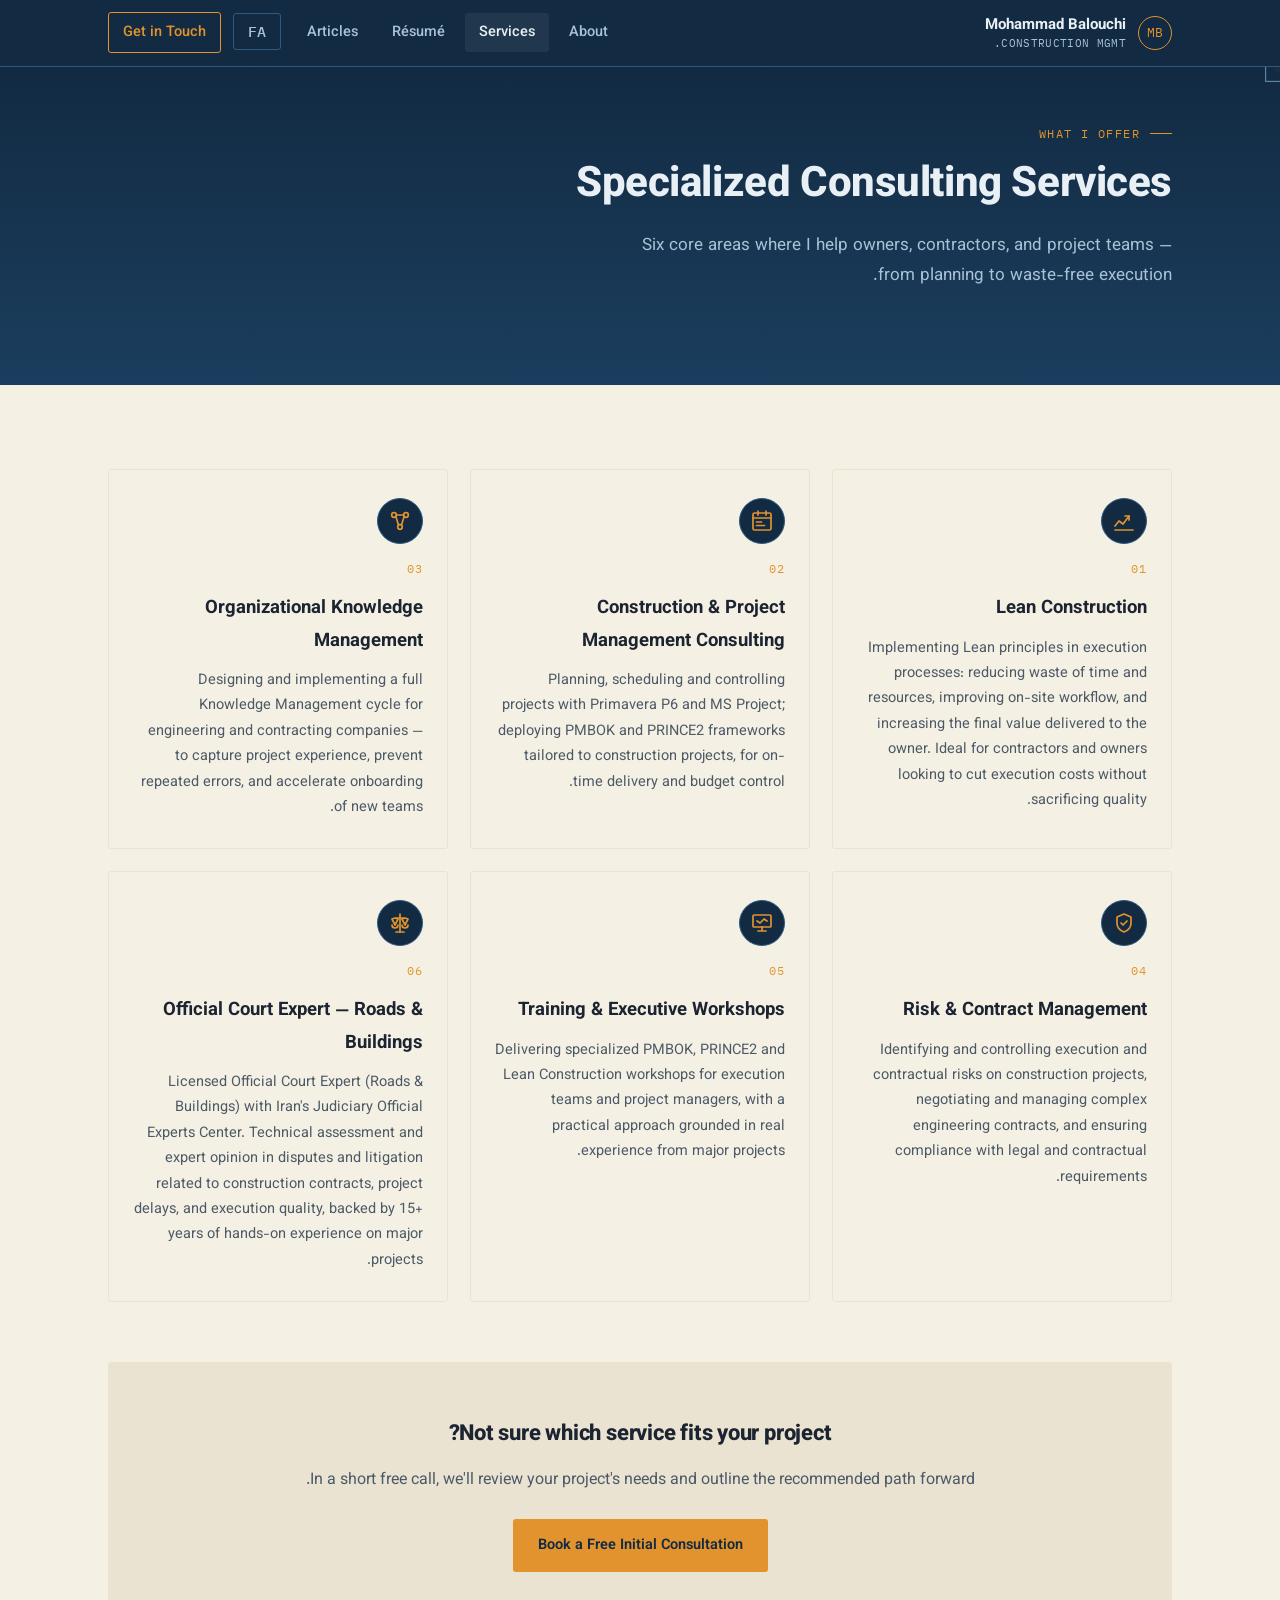
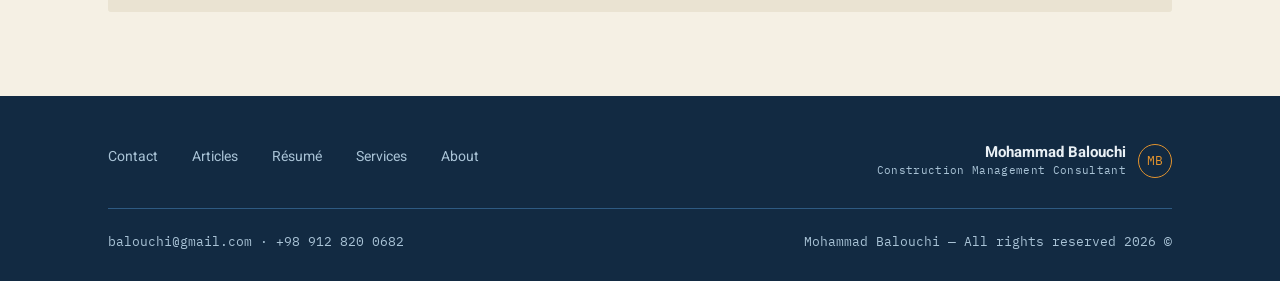
<file: en/services.html>
<!DOCTYPE html>
<html lang="en" dir="ltr">
<head>
<meta charset="UTF-8">
<meta name="viewport" content="width=device-width, initial-scale=1.0">
<title>Consulting Services | Mohammad Balouchi — Construction Management & Lean Construction</title>
<meta name="description" content="Specialized consulting services: construction management, Lean Construction implementation, organizational knowledge management, risk management, and training for project teams by Dr. Mohammad Balouchi.">
<link rel="icon" href="data:,">
<link rel="stylesheet" href="../css/style.css">
</head>
<body>

<header class="site-header">
  <nav class="nav">
    <a href="index.html" class="brand">
      <span class="brand-mark">MB</span>
      <span class="brand-text"><b>Mohammad Balouchi</b><span>CONSTRUCTION MGMT.</span></span>
    </a>
    <button class="nav-toggle" aria-label="Open menu">☰</button>
    <ul class="nav-links">
      <li><a href="index.html">About</a></li>
      <li><a href="services.html" class="active">Services</a></li>
      <li><a href="resume.html">Résumé</a></li>
      <li><a href="blog/index.html">Articles</a></li>
      <li><a href="../services.html" class="lang-switch">FA</a></li>
      <li><a href="contact.html" class="nav-cta">Get in Touch</a></li>
    </ul>
  </nav>
</header>

<section class="hero crop" style="padding:56px 0 64px;">
  <div class="wrap">
    <div class="eyebrow">WHAT I OFFER</div>
    <h1 class="hero-title" style="font-size:clamp(28px,4vw,42px);">Specialized Consulting Services</h1>
    <p class="hero-desc">Six core areas where I help owners, contractors, and project teams — from planning to waste-free execution.</p>
  </div>
</section>

<section class="reveal">
  <div class="wrap">
    <div class="grid-3">

      <div class="card" id="lean">
        <div class="icon-badge"><svg viewBox="0 0 24 24"><path d="M3 17l4-5 4 3 6-8" stroke-linecap="round" stroke-linejoin="round"/><path d="M13 7h4v4" stroke-linecap="round" stroke-linejoin="round"/><path d="M3 21h18" stroke-linecap="round"/></svg></div>
        <div class="num">01</div>
        <h3>Lean Construction</h3>
        <p>Implementing Lean principles in execution processes: reducing waste of time and resources, improving on-site workflow, and increasing the final value delivered to the owner. Ideal for contractors and owners looking to cut execution costs without sacrificing quality.</p>
      </div>

      <div class="card" id="pm">
        <div class="icon-badge"><svg viewBox="0 0 24 24"><rect x="3" y="4" width="18" height="17" rx="1.5"/><path d="M3 9h18M8 2v4M16 2v4" stroke-linecap="round"/><path d="M6.5 13h5M6.5 16.5h8" stroke-linecap="round"/></svg></div>
        <div class="num">02</div>
        <h3>Construction & Project Management Consulting</h3>
        <p>Planning, scheduling and controlling projects with Primavera P6 and MS Project; deploying PMBOK and PRINCE2 frameworks tailored to construction projects, for on-time delivery and budget control.</p>
      </div>

      <div class="card" id="km">
        <div class="icon-badge"><svg viewBox="0 0 24 24"><circle cx="6" cy="6" r="2.3"/><circle cx="18" cy="6" r="2.3"/><circle cx="12" cy="18" r="2.3"/><path d="M7.8 7.3L10.5 16M16.2 7.3L13.5 16M8.3 6h7.4" stroke-linecap="round"/></svg></div>
        <div class="num">03</div>
        <h3>Organizational Knowledge Management</h3>
        <p>Designing and implementing a full Knowledge Management cycle for engineering and contracting companies — to capture project experience, prevent repeated errors, and accelerate onboarding of new teams.</p>
      </div>

      <div class="card" id="risk">
        <div class="icon-badge"><svg viewBox="0 0 24 24"><path d="M12 3l7 3v6c0 4.5-3 7.5-7 9-4-1.5-7-4.5-7-9V6l7-3z" stroke-linejoin="round"/><path d="M9 12l2 2 4-4" stroke-linecap="round" stroke-linejoin="round"/></svg></div>
        <div class="num">04</div>
        <h3>Risk & Contract Management</h3>
        <p>Identifying and controlling execution and contractual risks on construction projects, negotiating and managing complex engineering contracts, and ensuring compliance with legal and contractual requirements.</p>
      </div>

      <div class="card" id="training">
        <div class="icon-badge"><svg viewBox="0 0 24 24"><rect x="3" y="4" width="18" height="12" rx="1"/><path d="M8 20h8M12 16v4" stroke-linecap="round"/><path d="M7 10l3 2 4-4 3 2" stroke-linecap="round" stroke-linejoin="round"/></svg></div>
        <div class="num">05</div>
        <h3>Training & Executive Workshops</h3>
        <p>Delivering specialized PMBOK, PRINCE2 and Lean Construction workshops for execution teams and project managers, with a practical approach grounded in real experience from major projects.</p>
      </div>

      <div class="card" id="expert">
        <div class="icon-badge"><svg viewBox="0 0 24 24"><path d="M12 3v18M7 7h10M4 8l3-1 3 1-3 6-3-6zM14 8l3-1 3 1-3 6-3-6z" stroke-linecap="round" stroke-linejoin="round"/><path d="M4 14a3 3 0 006 0M14 14a3 3 0 006 0" stroke-linecap="round"/><path d="M8 21h8" stroke-linecap="round"/></svg></div>
        <div class="num">06</div>
        <h3>Official Court Expert — Roads & Buildings</h3>
        <p>Licensed Official Court Expert (Roads & Buildings) with Iran's Judiciary Official Experts Center. Technical assessment and expert opinion in disputes and litigation related to construction contracts, project delays, and execution quality, backed by 15+ years of hands-on experience on major projects.</p>
      </div>

    </div>

    <div class="alt" style="margin-top:60px;border-radius:var(--radius);padding:40px;text-align:center;">
      <h2 class="section-title" style="font-size:22px;">Not sure which service fits your project?</h2>
      <p class="section-sub" style="margin:12px auto 24px;">In a short free call, we'll review your project's needs and outline the recommended path forward.</p>
      <a href="contact.html" class="btn btn-amber">Book a Free Initial Consultation</a>
    </div>
  </div>
</section>

<footer class="site-footer">
  <div class="wrap">
    <div class="footer-top">
      <div class="brand" style="color:var(--ink-on-navy);">
        <span class="brand-mark">MB</span>
        <span class="brand-text"><b>Mohammad Balouchi</b><span>Construction Management Consultant</span></span>
      </div>
      <ul class="footer-links">
        <li><a href="index.html">About</a></li>
        <li><a href="services.html">Services</a></li>
        <li><a href="resume.html">Résumé</a></li>
        <li><a href="blog/index.html">Articles</a></li>
        <li><a href="contact.html">Contact</a></li>
      </ul>
    </div>
    <div class="footer-bottom">
      <span>© 2026 Mohammad Balouchi — All rights reserved</span>
      <span>balouchi@gmail.com · +98 912 820 0682</span>
    </div>
  </div>
</footer>

<script src="../js/main.js"></script>
</body>
</html>
</file>
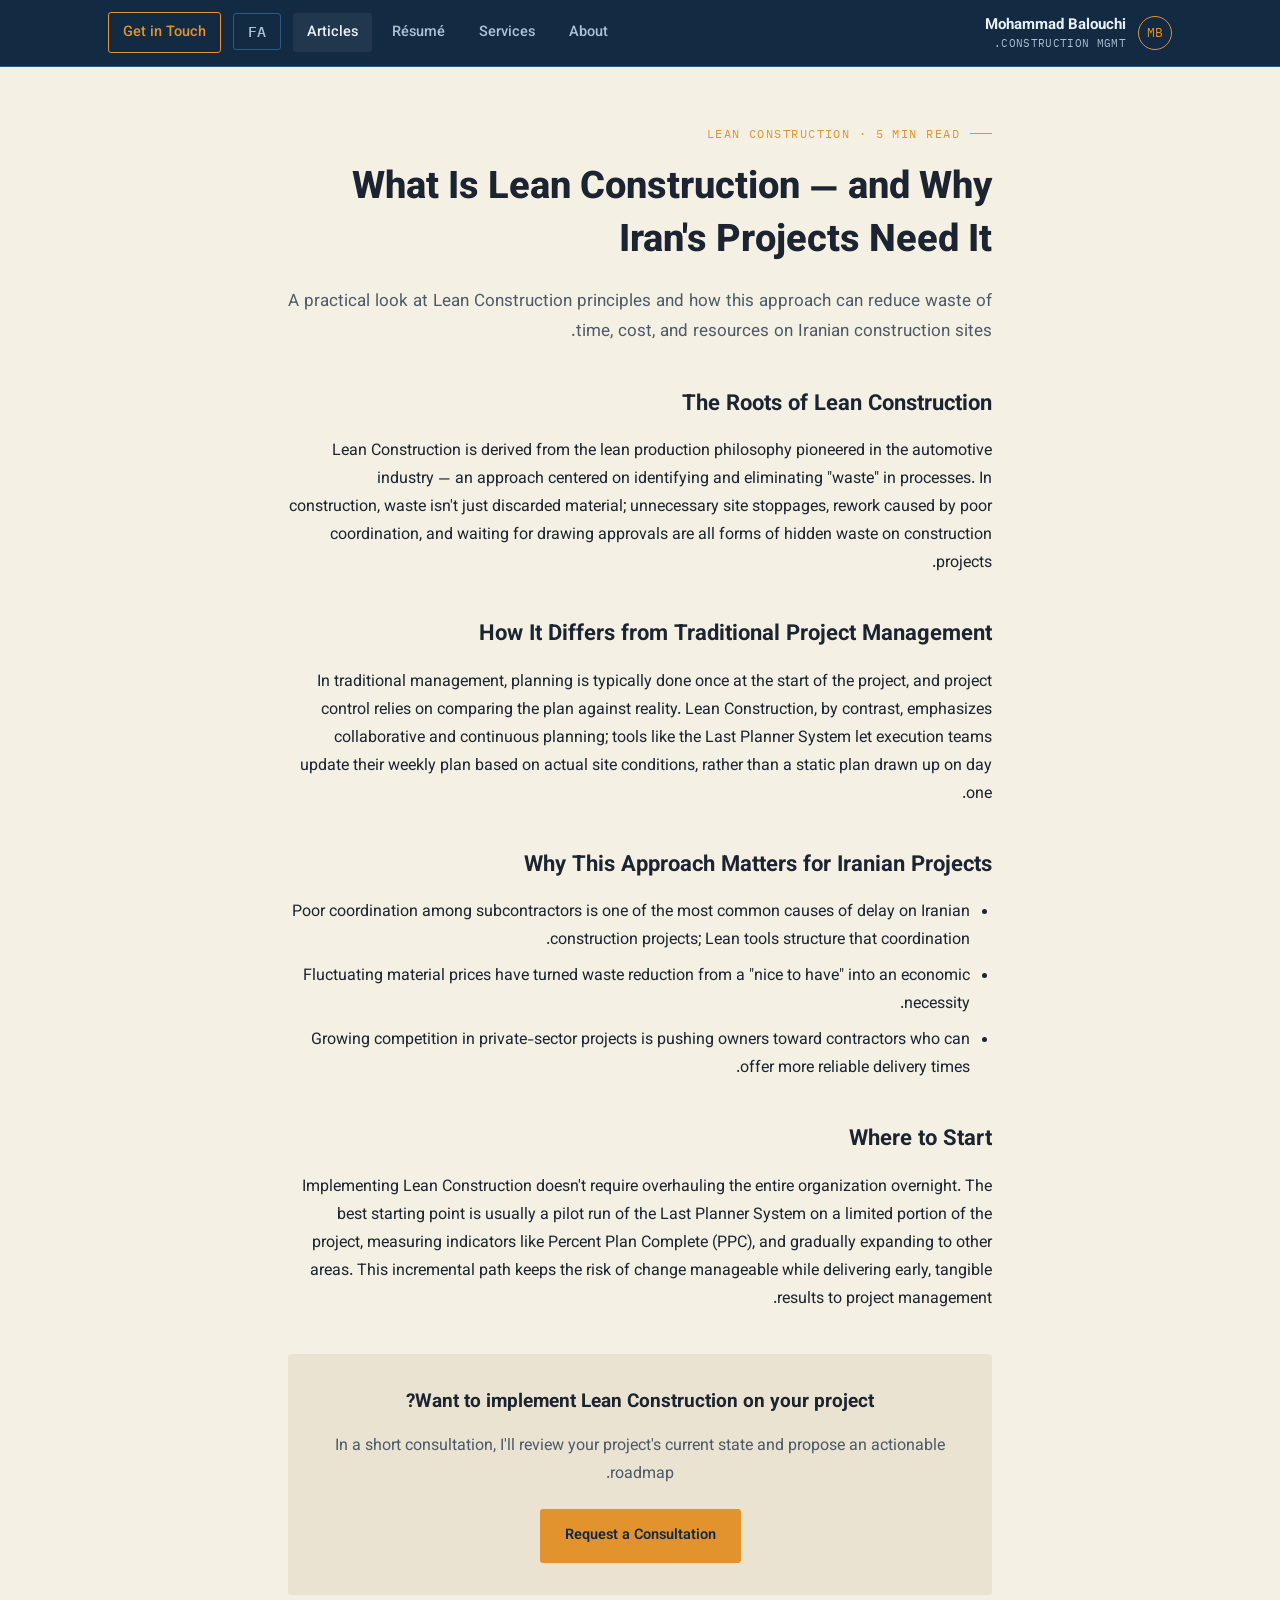
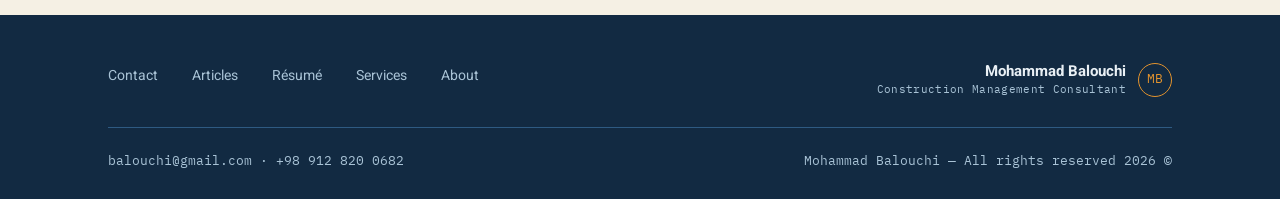
<file: en/blog/lean-construction.html>
<!DOCTYPE html>
<html lang="en" dir="ltr">
<head>
<meta charset="UTF-8">
<meta name="viewport" content="width=device-width, initial-scale=1.0">
<title>What Is Lean Construction? | Mohammad Balouchi</title>
<meta name="description" content="An introduction to Lean Construction principles, how it differs from traditional project management, and why Iran's construction projects need it.">
<link rel="icon" href="data:,">
<link rel="stylesheet" href="../../css/style.css">
</head>
<body>

<header class="site-header">
  <nav class="nav">
    <a href="../index.html" class="brand">
      <span class="brand-mark">MB</span>
      <span class="brand-text"><b>Mohammad Balouchi</b><span>CONSTRUCTION MGMT.</span></span>
    </a>
    <button class="nav-toggle" aria-label="Open menu">☰</button>
    <ul class="nav-links">
      <li><a href="../index.html">About</a></li>
      <li><a href="../services.html">Services</a></li>
      <li><a href="../resume.html">Résumé</a></li>
      <li><a href="index.html" class="active">Articles</a></li>
      <li><a href="../../blog/lean-construction-chist.html" class="lang-switch">FA</a></li>
      <li><a href="../contact.html" class="nav-cta">Get in Touch</a></li>
    </ul>
  </nav>
</header>

<section style="padding:56px 0 20px;">
  <div class="wrap article">
    <div class="eyebrow">LEAN CONSTRUCTION · 5 min read</div>
    <h1>What Is Lean Construction — and Why Iran's Projects Need It</h1>
    <p class="lead">A practical look at Lean Construction principles and how this approach can reduce waste of time, cost, and resources on Iranian construction sites.</p>

    <h2>The Roots of Lean Construction</h2>
    <p>Lean Construction is derived from the lean production philosophy pioneered in the automotive industry — an approach centered on identifying and eliminating "waste" in processes. In construction, waste isn't just discarded material; unnecessary site stoppages, rework caused by poor coordination, and waiting for drawing approvals are all forms of hidden waste on construction projects.</p>

    <h2>How It Differs from Traditional Project Management</h2>
    <p>In traditional management, planning is typically done once at the start of the project, and project control relies on comparing the plan against reality. Lean Construction, by contrast, emphasizes collaborative and continuous planning; tools like the Last Planner System let execution teams update their weekly plan based on actual site conditions, rather than a static plan drawn up on day one.</p>

    <h2>Why This Approach Matters for Iranian Projects</h2>
    <ul>
      <li>Poor coordination among subcontractors is one of the most common causes of delay on Iranian construction projects; Lean tools structure that coordination.</li>
      <li>Fluctuating material prices have turned waste reduction from a "nice to have" into an economic necessity.</li>
      <li>Growing competition in private-sector projects is pushing owners toward contractors who can offer more reliable delivery times.</li>
    </ul>

    <h2>Where to Start</h2>
    <p>Implementing Lean Construction doesn't require overhauling the entire organization overnight. The best starting point is usually a pilot run of the Last Planner System on a limited portion of the project, measuring indicators like Percent Plan Complete (PPC), and gradually expanding to other areas. This incremental path keeps the risk of change manageable while delivering early, tangible results to project management.</p>

    <div class="alt" style="margin-top:40px;border-radius:var(--radius);padding:32px;text-align:center;">
      <h2 style="margin-top:0;font-size:19px;">Want to implement Lean Construction on your project?</h2>
      <p style="color:var(--ink-soft);margin:10px 0 20px;">In a short consultation, I'll review your project's current state and propose an actionable roadmap.</p>
      <a href="../contact.html" class="btn btn-amber">Request a Consultation</a>
    </div>
  </div>
</section>

<footer class="site-footer">
  <div class="wrap">
    <div class="footer-top">
      <div class="brand" style="color:var(--ink-on-navy);">
        <span class="brand-mark">MB</span>
        <span class="brand-text"><b>Mohammad Balouchi</b><span>Construction Management Consultant</span></span>
      </div>
      <ul class="footer-links">
        <li><a href="../index.html">About</a></li>
        <li><a href="../services.html">Services</a></li>
        <li><a href="../resume.html">Résumé</a></li>
        <li><a href="index.html">Articles</a></li>
        <li><a href="../contact.html">Contact</a></li>
      </ul>
    </div>
    <div class="footer-bottom">
      <span>© 2026 Mohammad Balouchi — All rights reserved</span>
      <span>balouchi@gmail.com · +98 912 820 0682</span>
    </div>
  </div>
</footer>

<script src="../../js/main.js"></script>
</body>
</html>
</file>
<file: css/style.css>
/* ===========================================================
   محمد بلوچی — مشاور مدیریت ساخت و ساخت‌وساز ناب
   Design tokens: Blueprint / Technical-Drawing system
   =========================================================== */

@import url('https://fonts.googleapis.com/css2?family=Vazirmatn:wght@400;500;600;700;800;900&family=IBM+Plex+Mono:wght@400;500;600&display=swap');

:root{
  /* --- colors --- */
  --navy-deep:   #122A42;
  --navy-mid:    #1B3E5E;
  --navy-line:   #2E5A82;
  --grid-line:   rgba(148, 189, 221, 0.16);
  --grid-line-strong: rgba(148, 189, 221, 0.32);
  --paper:       #F5F0E4;
  --paper-dim:   #EAE3D2;
  --ink:         #1B2430;
  --ink-soft:    #4C5A67;
  --ink-on-navy: #E9F0F5;
  --ink-on-navy-soft: #A9C3D6;
  --amber:       #E2932E;
  --amber-deep:  #B96F17;
  --line-blue:   #7FA8C9;
  --ok-green:    #4E8B6B;

  /* --- type --- */
  --font-fa: 'Vazirmatn', sans-serif;
  --font-mono: 'IBM Plex Mono', monospace;

  --radius: 3px;
  --container: 1120px;
}

*{box-sizing:border-box;}
html{scroll-behavior:smooth;}
body{
  margin:0;
  font-family:var(--font-fa);
  background:var(--paper);
  color:var(--ink);
  direction:rtl;
  line-height:1.75;
  -webkit-font-smoothing:antialiased;
}
img{max-width:100%;display:block;}
a{color:inherit;text-decoration:none;}
ul{margin:0;padding:0;list-style:none;}
h1,h2,h3,h4{margin:0;font-family:var(--font-fa);}

.wrap{max-width:var(--container);margin:0 auto;padding:0 28px;}

/* eyebrow / mono labels */
.eyebrow{
  font-family:var(--font-mono);
  font-size:12px;
  letter-spacing:.12em;
  text-transform:uppercase;
  color:var(--amber);
  display:flex;
  align-items:center;
  gap:10px;
}
.eyebrow::before{
  content:"";
  width:22px;height:1px;background:var(--amber);
  display:inline-block;
}

/* ===================== NAV ===================== */
.site-header{
  position:sticky;top:0;z-index:50;
  background:var(--navy-deep);
  border-bottom:1px solid var(--navy-line);
}
.nav{
  display:flex;align-items:center;justify-content:space-between;
  padding:16px 28px;
  max-width:var(--container);margin:0 auto;
}
.brand{
  display:flex;align-items:center;gap:12px;
  color:var(--ink-on-navy);
}
.brand-mark{
  width:34px;height:34px;border:1.5px solid var(--amber);
  border-radius:50%;
  display:flex;align-items:center;justify-content:center;
  font-family:var(--font-mono);font-size:13px;color:var(--amber);
  flex-shrink:0;
}
.brand-text{display:flex;flex-direction:column;line-height:1.3;}
.brand-text b{font-size:15px;font-weight:700;}
.brand-text span{font-size:11px;color:var(--ink-on-navy-soft);font-family:var(--font-mono);letter-spacing:.03em;}

.nav-links{display:flex;gap:6px;align-items:center;}
.nav-links a{
  color:var(--ink-on-navy-soft);
  font-size:14.5px;font-weight:500;
  padding:8px 14px;border-radius:var(--radius);
  transition:color .15s, background .15s;
}
.nav-links a:hover,.nav-links a.active{color:var(--ink-on-navy);background:rgba(255,255,255,.06);}
.nav-cta{
  border:1px solid var(--amber) !important;
  color:var(--amber) !important;
  margin-inline-start:6px;
}
.nav-cta:hover{background:var(--amber) !important;color:var(--navy-deep) !important;}

.nav-toggle{display:none;background:none;border:0;color:var(--ink-on-navy);font-size:22px;cursor:pointer;}

.lang-switch{
  font-family:var(--font-mono);font-size:12.5px;font-weight:600;
  border:1px solid var(--navy-line);color:var(--ink-on-navy-soft);
  padding:7px 13px;border-radius:20px;margin-inline-start:6px;
  transition:border-color .15s, color .15s;
}
.lang-switch:hover{border-color:var(--amber);color:var(--amber);}

@media(max-width:860px){
  .nav-links{
    position:absolute;top:100%;right:0;left:0;
    background:var(--navy-deep);
    flex-direction:column;align-items:stretch;
    padding:8px 20px 18px;
    border-bottom:1px solid var(--navy-line);
    display:none;
  }
  .nav-links.open{display:flex;}
  .nav-links a{padding:12px 8px;}
  .nav-toggle{display:block;}
}

/* ===================== HERO (blueprint) ===================== */
.hero{
  position:relative;
  background:
    linear-gradient(180deg, var(--navy-deep), var(--navy-mid));
  color:var(--ink-on-navy);
  overflow:hidden;
  padding:76px 0 96px;
}
.hero::before{
  content:"";
  position:absolute;inset:0;
  background-image:
    repeating-linear-gradient(0deg, var(--grid-line) 0 1px, transparent 1px 40px),
    repeating-linear-gradient(90deg, var(--grid-line) 0 1px, transparent 1px 40px);
  pointer-events:none;
}
.hero::after{
  content:"";
  position:absolute; inset:0;
  background: radial-gradient(ellipse 60% 50% at 85% 20%, rgba(226,147,46,.10), transparent 60%);
  pointer-events:none;
}
.hero-inner{
  position:relative;z-index:2;
  display:grid;grid-template-columns:1.25fr .75fr;gap:56px;align-items:center;
}
@media(max-width:860px){.hero-inner{grid-template-columns:1fr;gap:40px;}}

.hero-title{
  font-size:clamp(30px,4.4vw,50px);
  font-weight:800;line-height:1.28;letter-spacing:-.01em;
  margin:16px 0 18px;
}
.hero-title em{color:var(--amber);font-style:normal;}
.hero-desc{
  color:var(--ink-on-navy-soft);
  font-size:17px;max-width:56ch;margin-bottom:30px;
}
.hero-tags{display:flex;flex-wrap:wrap;gap:10px;margin-bottom:34px;}
.tag{
  font-family:var(--font-mono);font-size:12px;
  border:1px solid var(--navy-line);color:var(--ink-on-navy-soft);
  padding:6px 12px;border-radius:20px;
}
.hero-cta{display:flex;gap:14px;flex-wrap:wrap;}

.btn{
  display:inline-flex;align-items:center;gap:8px;
  padding:13px 24px;border-radius:var(--radius);
  font-size:14.5px;font-weight:600;
  border:1px solid transparent;cursor:pointer;
  transition:transform .15s, background .15s, border-color .15s, color .15s;
}
.btn:hover{transform:translateY(-1px);}
.btn-amber{background:var(--amber);color:var(--navy-deep);}
.btn-amber:hover{background:var(--amber-deep);}
.btn-ghost{border-color:var(--navy-line);color:var(--ink-on-navy);}
.btn-ghost:hover{border-color:var(--amber);color:var(--amber);}
.btn-dark{border-color:var(--ink-soft);color:var(--ink);}
.btn-dark:hover{border-color:var(--ink);}

/* portrait / stamp */
.hero-figure{position:relative;justify-self:center;}
.stamp-ring{
  position:absolute;inset:-14px;
  border:1px dashed var(--navy-line);
  border-radius:50%;
  animation:spin 40s linear infinite;
}
@media (prefers-reduced-motion: reduce){.stamp-ring{animation:none;}}
@keyframes spin{to{transform:rotate(360deg);}}
.portrait{
  width:230px;height:230px;border-radius:50%;
  border:3px solid var(--amber);
  object-fit:cover;
  box-shadow:0 18px 40px rgba(0,0,0,.35);
}
.badge-phd{
  position:absolute;bottom:-6px;left:-14px;
  background:var(--paper);color:var(--ink);
  font-family:var(--font-mono);font-size:11.5px;font-weight:600;
  padding:8px 12px;border-radius:20px;
  border:1px solid var(--paper-dim);
  box-shadow:0 8px 18px rgba(0,0,0,.25);
}

/* corner crop marks - reusable */
.crop{position:relative;}
.crop::before,.crop::after{
  content:"";position:absolute;width:14px;height:14px;
  border-color:var(--line-blue);
  opacity:.7;
}
.crop::before{top:-1px;right:-1px;border-top:1.5px solid var(--line-blue);border-right:1.5px solid var(--line-blue);}
.crop::after{bottom:-1px;left:-1px;border-bottom:1.5px solid var(--line-blue);border-left:1.5px solid var(--line-blue);}

/* ===================== SECTIONS (paper) ===================== */
section{padding:84px 0;}
.section-head{max-width:640px;margin-bottom:48px;}
.section-title{
  font-size:clamp(24px,3vw,34px);font-weight:800;margin-top:14px;letter-spacing:-.01em;
}
.section-sub{color:var(--ink-soft);margin-top:12px;font-size:16px;}

.alt{background:var(--paper-dim);}

/* stat strip */
.stats{
  display:grid;grid-template-columns:repeat(4,1fr);
  border:1px solid var(--paper-dim);border-radius:var(--radius);
  overflow:hidden;background:var(--paper);
}
.stat{
  padding:26px 20px;text-align:center;border-inline-start:1px solid var(--paper-dim);
}
.stat:first-child{border-inline-start:none;}
.stat b{
  display:block;font-family:var(--font-mono);font-size:clamp(22px,3vw,32px);
  color:var(--navy-mid);font-weight:600;
}
.stat span{font-size:13px;color:var(--ink-soft);margin-top:6px;display:block;}
@media(max-width:700px){.stats{grid-template-columns:repeat(2,1fr);}
  .stat:nth-child(3){border-inline-start:none;}}

/* services grid */
.grid-3{display:grid;grid-template-columns:repeat(3,1fr);gap:22px;}
@media(max-width:900px){.grid-3{grid-template-columns:repeat(2,1fr);}}
@media(max-width:620px){.grid-3{grid-template-columns:1fr;}}

.card{
  background:var(--paper);border:1px solid var(--paper-dim);
  border-radius:var(--radius);padding:28px 24px;
  position:relative;
  transition:border-color .18s, transform .18s;
}
.card:hover{border-color:var(--amber);transform:translateY(-3px);}
.card .num{font-family:var(--font-mono);font-size:12px;color:var(--amber);letter-spacing:.08em;}
.icon-badge{
  width:46px;height:46px;border-radius:50%;
  background:var(--navy-deep);border:1px solid var(--navy-line);
  display:flex;align-items:center;justify-content:center;
  margin-bottom:14px;
}
.icon-badge svg{width:24px;height:24px;stroke:var(--amber);fill:none;stroke-width:1.7;}
.post-thumb{height:150px;background:var(--navy-mid);position:relative;overflow:hidden;display:flex;align-items:center;justify-content:center;}
.post-thumb svg{width:44px;height:44px;stroke:var(--amber);fill:none;stroke-width:1.4;position:relative;z-index:1;opacity:.9;}
.card h3{font-size:18.5px;margin:14px 0 10px;font-weight:700;}
.card p{color:var(--ink-soft);font-size:14.5px;margin:0;}
.card a.more{display:inline-block;margin-top:14px;font-size:13.5px;font-weight:600;color:var(--navy-mid);border-bottom:1px solid var(--navy-mid);}

/* ===================== GANTT TIMELINE (signature) ===================== */
.gantt{border:1px solid var(--paper-dim);border-radius:var(--radius);overflow:hidden;background:var(--paper);}
.gantt-scale{
  display:grid;grid-template-columns:200px repeat(16,1fr);
  font-family:var(--font-mono);font-size:11px;color:var(--ink-soft);
  border-bottom:1px solid var(--paper-dim);
  background:var(--paper-dim);
}
.gantt-scale span{padding:8px 4px;text-align:center;border-inline-start:1px solid rgba(0,0,0,.06);}
.gantt-scale span:first-child{border-inline-start:none;text-align:start;padding-inline-start:16px;}
.gantt-row{display:grid;grid-template-columns:200px 1fr;align-items:center;border-bottom:1px solid var(--paper-dim);}
.gantt-row:last-child{border-bottom:none;}
.gantt-label{padding:14px 16px;font-size:13.5px;}
.gantt-label b{display:block;font-weight:700;font-size:13.5px;}
.gantt-label span{display:block;color:var(--ink-soft);font-size:12px;margin-top:2px;}
.gantt-track{position:relative;height:44px;background-image:repeating-linear-gradient(90deg, rgba(0,0,0,.045) 0 1px, transparent 1px calc(100%/16));}
.gantt-bar{
  position:absolute;top:10px;height:24px;border-radius:3px;
  display:flex;align-items:center;padding:0 10px;
  font-family:var(--font-mono);font-size:11px;color:#fff;white-space:nowrap;
  overflow:hidden;
}
.bar-industry{background:var(--navy-mid);}
.bar-academic{background:var(--ok-green);}
.bar-consult{background:var(--amber-deep);}
.gantt-legend{display:flex;gap:22px;padding:14px 16px;font-family:var(--font-mono);font-size:12px;color:var(--ink-soft);border-top:1px solid var(--paper-dim);flex-wrap:wrap;}
.gantt-legend i{display:inline-block;width:12px;height:12px;border-radius:2px;margin-inline-end:6px;vertical-align:-1px;}
@media(max-width:760px){
  .gantt{overflow-x:auto;}
  .gantt-scale,.gantt-row{min-width:900px;}
}

/* credentials / memberships list */
.creds{display:grid;grid-template-columns:1fr 1fr;gap:14px;}
@media(max-width:700px){.creds{grid-template-columns:1fr;}}
.cred-item{
  display:flex;gap:14px;align-items:flex-start;
  background:var(--paper);border:1px solid var(--paper-dim);border-radius:var(--radius);
  padding:16px 18px;
}
.cred-item i{
  width:30px;height:30px;border-radius:50%;flex-shrink:0;
  border:1.5px solid var(--amber);color:var(--amber);
  display:flex;align-items:center;justify-content:center;
  font-family:var(--font-mono);font-size:12px;font-style:normal;
}
.cred-item b{display:block;font-size:14.5px;}
.cred-item span{color:var(--ink-soft);font-size:13px;}

/* quote / philosophy */
.philosophy{
  background:var(--navy-deep);color:var(--ink-on-navy);position:relative;overflow:hidden;
}
.philosophy::before{
  content:"";position:absolute;inset:0;
  background-image:repeating-linear-gradient(0deg, var(--grid-line) 0 1px, transparent 1px 40px),
    repeating-linear-gradient(90deg, var(--grid-line) 0 1px, transparent 1px 40px);
}
.philosophy .wrap{position:relative;z-index:2;}
.philosophy blockquote{
  font-size:clamp(20px,2.6vw,28px);font-weight:600;line-height:1.6;max-width:820px;margin:0;
}
.philosophy blockquote span{color:var(--amber);}
.philosophy cite{display:block;margin-top:22px;font-style:normal;color:var(--ink-on-navy-soft);font-family:var(--font-mono);font-size:13px;}

/* blog cards */
.post-card{
  background:var(--paper);border:1px solid var(--paper-dim);border-radius:var(--radius);
  overflow:hidden;display:flex;flex-direction:column;
}
.post-thumb{height:150px;background:var(--navy-mid);position:relative;overflow:hidden;}
.post-thumb::before{content:"";position:absolute;inset:0;background-image:repeating-linear-gradient(0deg, var(--grid-line) 0 1px, transparent 1px 24px),repeating-linear-gradient(90deg, var(--grid-line) 0 1px, transparent 1px 24px);}
.post-body{padding:20px 22px;flex:1;display:flex;flex-direction:column;}
.post-meta{font-family:var(--font-mono);font-size:11.5px;color:var(--amber-deep);margin-bottom:10px;}
.post-body h3{font-size:17px;margin:0 0 10px;line-height:1.5;}
.post-body p{color:var(--ink-soft);font-size:14px;margin:0;flex:1;}
.post-body a.more{margin-top:14px;font-size:13.5px;font-weight:600;color:var(--navy-mid);border-bottom:1px solid var(--navy-mid);align-self:flex-start;}
.post-card.soon{opacity:.6;}
.post-card.soon .post-meta{color:var(--ink-soft);}

/* article page */
.article{max-width:760px;margin:0 auto;}
.article h1{font-size:clamp(26px,4vw,38px);font-weight:800;line-height:1.4;margin:18px 0 20px;}
.article .lead{font-size:17px;color:var(--ink-soft);margin-bottom:34px;}
.article h2{font-size:22px;font-weight:700;margin:38px 0 14px;}
.article p{font-size:16px;margin:0 0 18px;color:var(--ink);}
.article ul{margin:0 0 18px;padding-inline-start:22px;list-style:disc;color:var(--ink);}
.article li{margin-bottom:8px;}

/* contact */
.contact-grid{display:grid;grid-template-columns:1fr 1fr;gap:40px;}
@media(max-width:820px){.contact-grid{grid-template-columns:1fr;}}
.contact-item{
  display:flex;gap:16px;align-items:flex-start;padding:18px 0;border-bottom:1px solid var(--paper-dim);
}
.contact-item i{
  width:38px;height:38px;border-radius:50%;border:1.5px solid var(--navy-mid);color:var(--navy-mid);
  display:flex;align-items:center;justify-content:center;flex-shrink:0;font-style:normal;font-family:var(--font-mono);font-size:14px;
}
.contact-item b{display:block;font-size:14.5px;margin-bottom:2px;}
.contact-item a,.contact-item span{color:var(--ink-soft);font-size:14.5px;}
.contact-item a:hover{color:var(--navy-mid);}

.form-field{margin-bottom:18px;}
.form-field label{display:block;font-size:13.5px;font-weight:600;margin-bottom:8px;}
.form-field input,.form-field textarea{
  width:100%;padding:12px 14px;border:1px solid var(--paper-dim);border-radius:var(--radius);
  font-family:var(--font-fa);font-size:14.5px;background:var(--paper);color:var(--ink);
}
.form-field textarea{resize:vertical;min-height:120px;}
.form-field input:focus,.form-field textarea:focus{outline:2px solid var(--amber);outline-offset:1px;}

/* footer */
.site-footer{background:var(--navy-deep);color:var(--ink-on-navy-soft);padding:48px 0 28px;}
.footer-top{display:flex;justify-content:space-between;flex-wrap:wrap;gap:30px;padding-bottom:30px;border-bottom:1px solid var(--navy-line);}
.footer-links{display:flex;gap:34px;flex-wrap:wrap;}
.footer-links a{font-size:14px;}
.footer-links a:hover{color:var(--amber);}
.footer-bottom{display:flex;justify-content:space-between;flex-wrap:wrap;gap:10px;padding-top:22px;font-size:12.5px;font-family:var(--font-mono);}

/* focus visibility */
a:focus-visible,button:focus-visible,input:focus-visible,textarea:focus-visible{
  outline:2px solid var(--amber);outline-offset:2px;
}

.reveal{opacity:0;transform:translateY(14px);transition:opacity .6s ease, transform .6s ease;}
.reveal.in{opacity:1;transform:none;}
@media (prefers-reduced-motion: reduce){.reveal{opacity:1;transform:none;transition:none;}}
</file>
